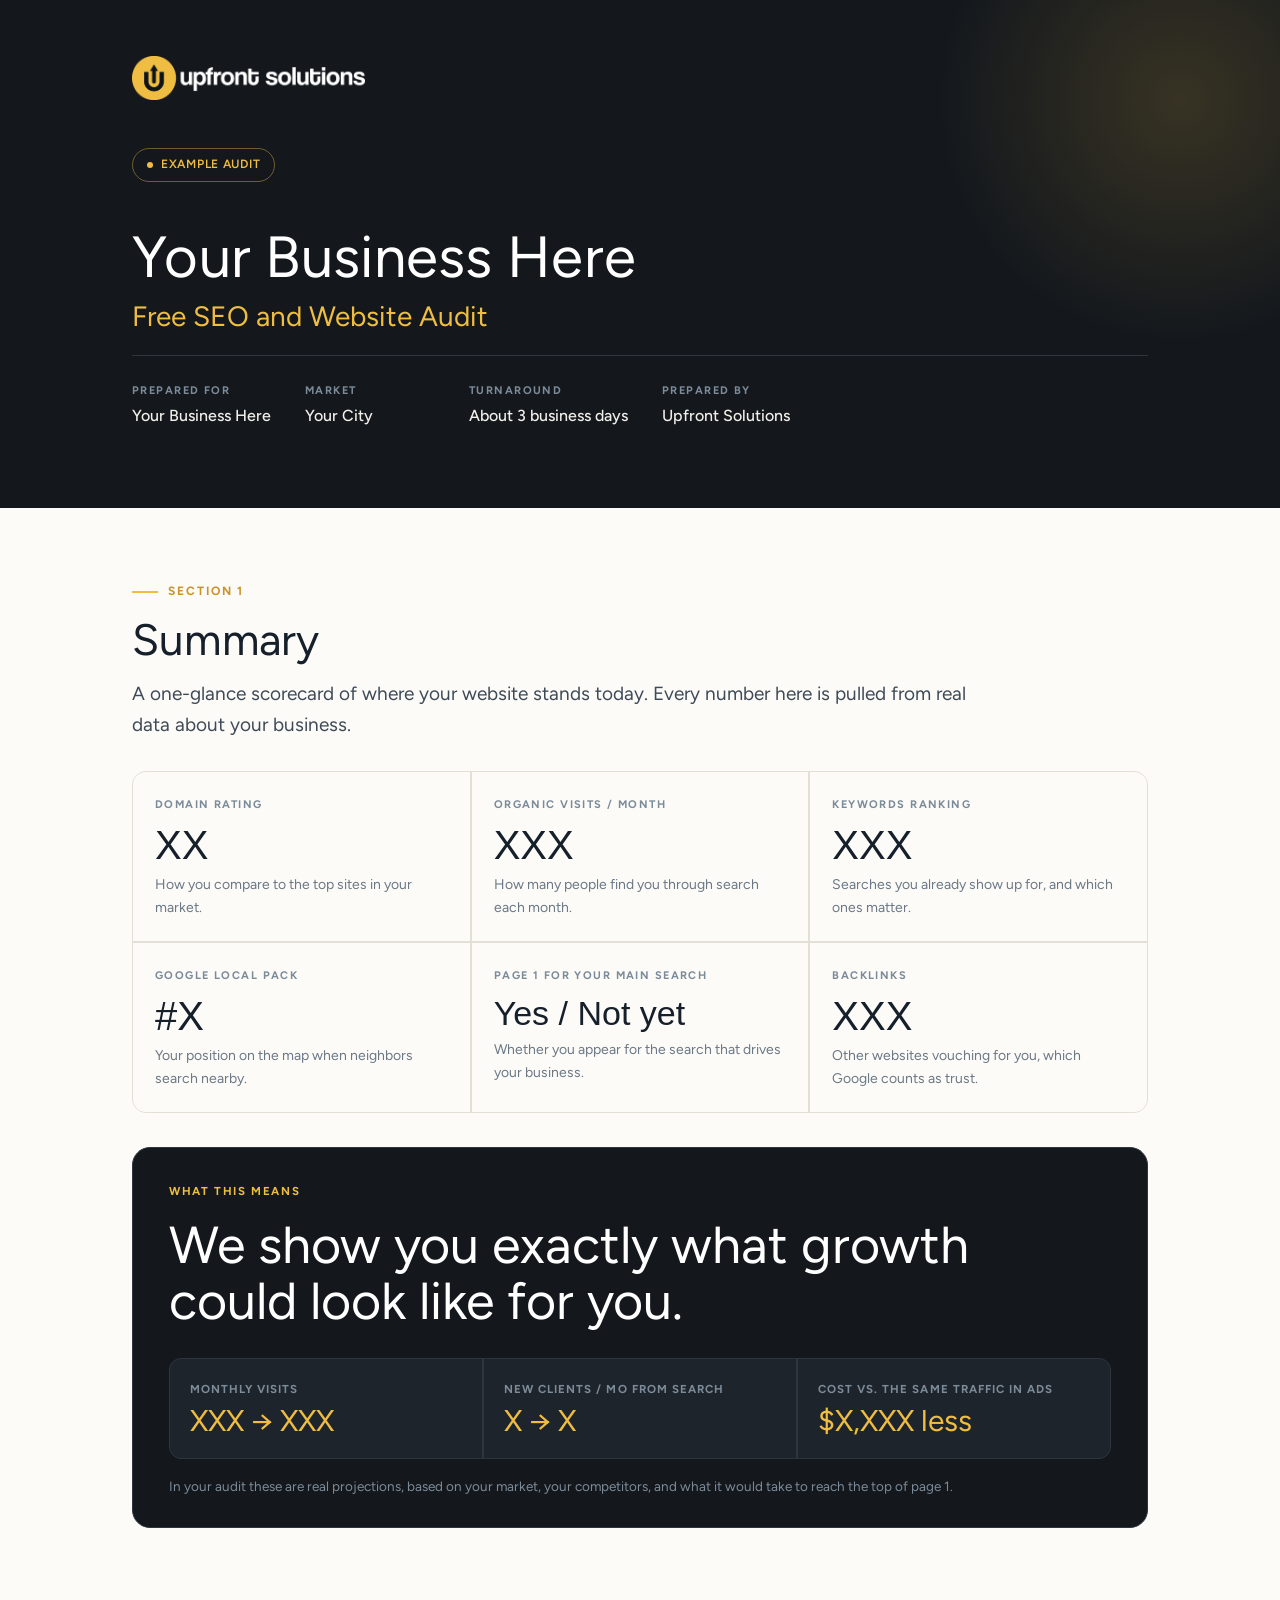
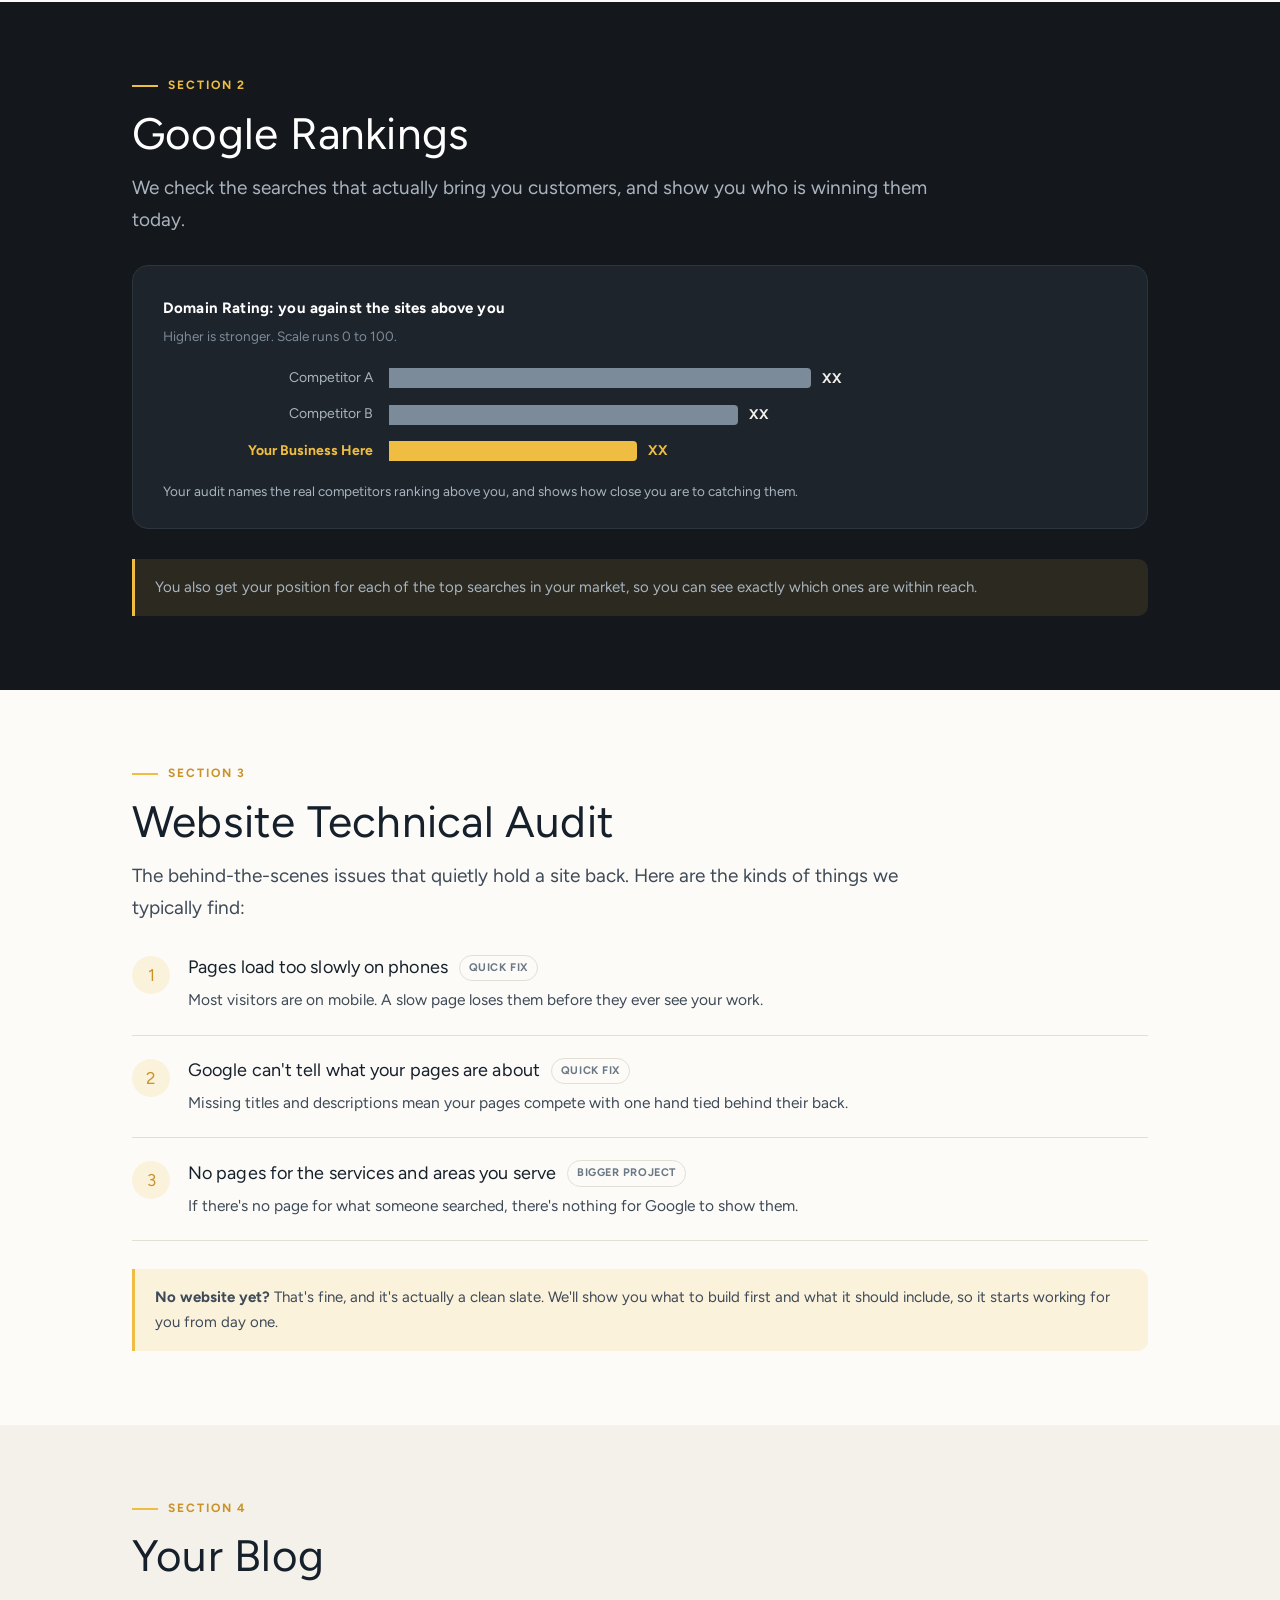
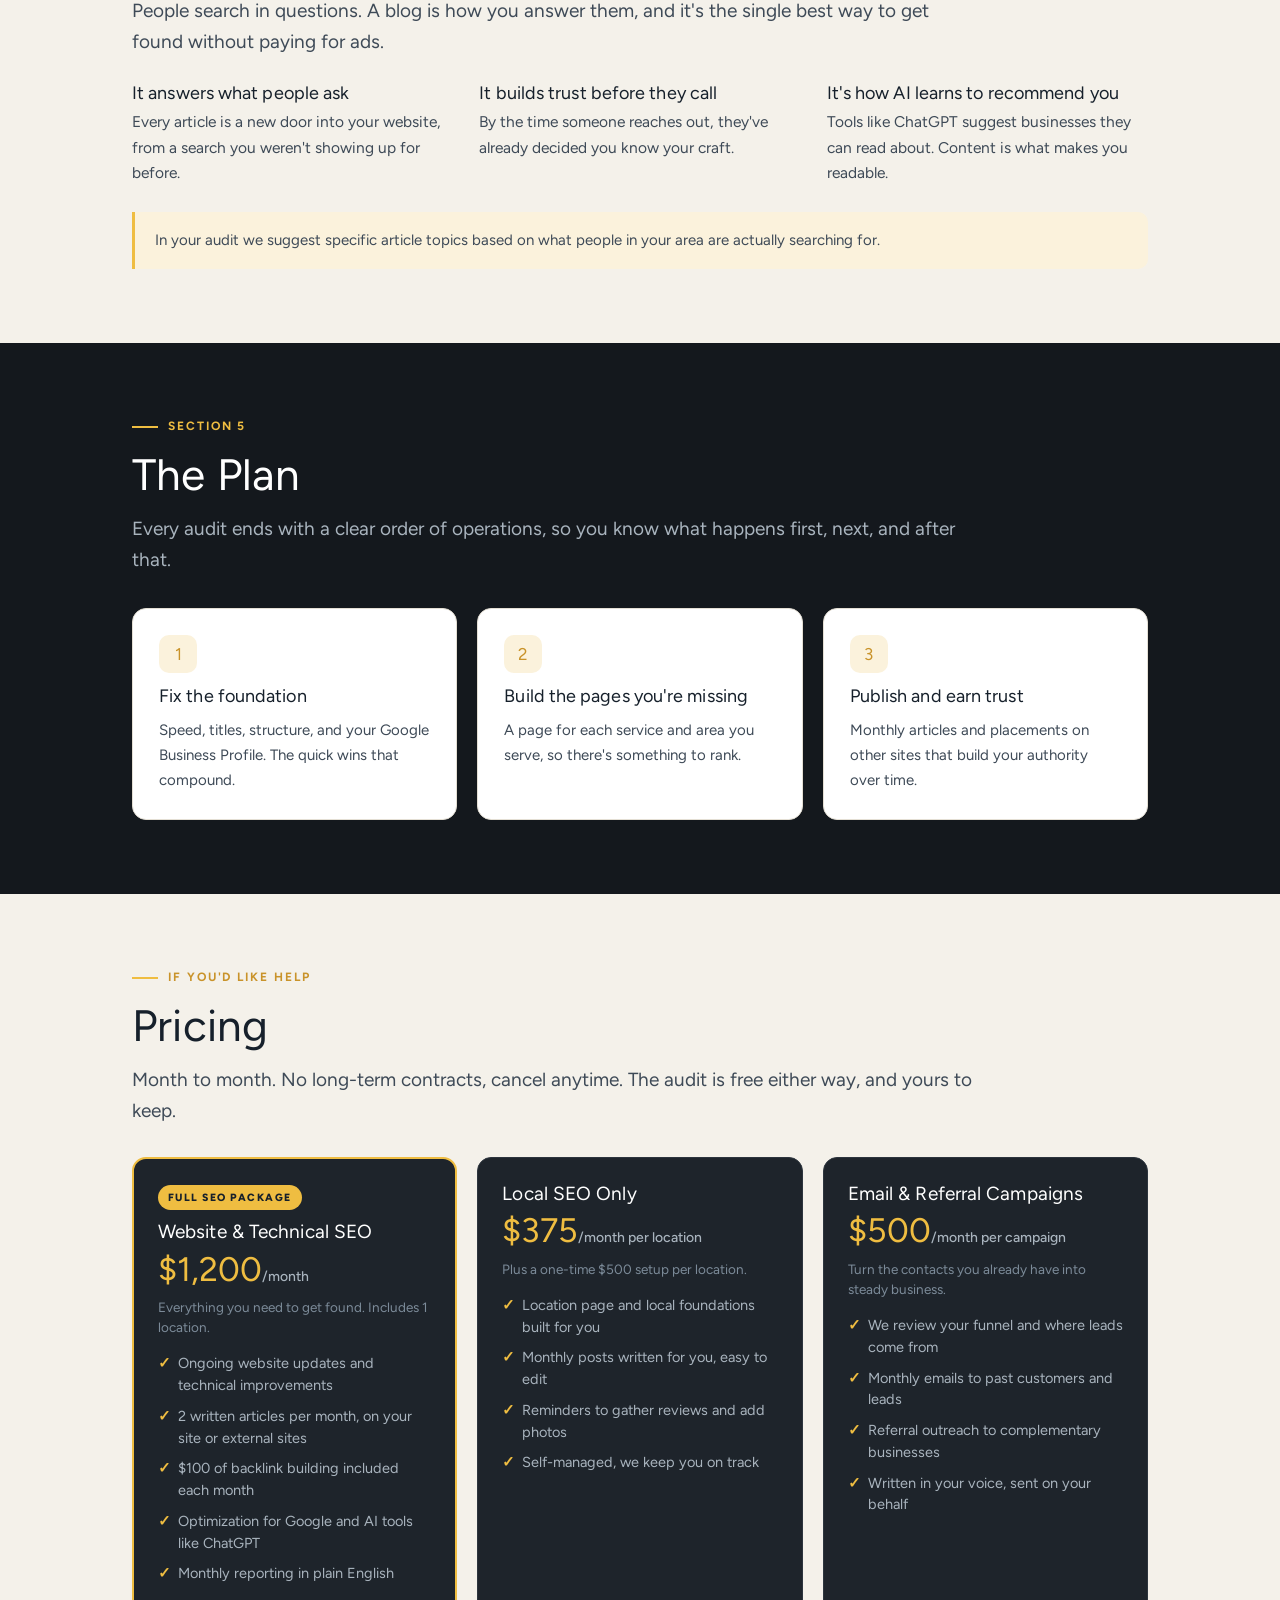
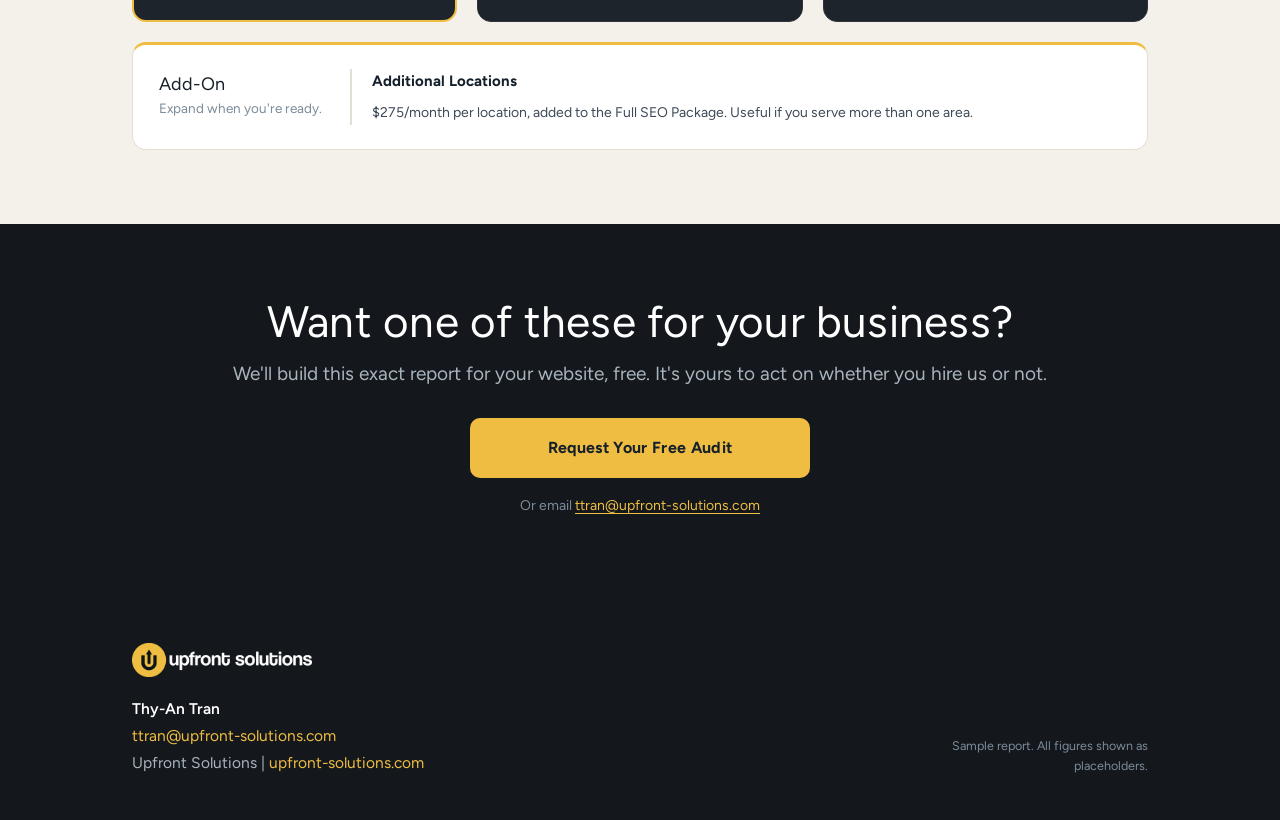
<file: example.html>
<!DOCTYPE html>
<html lang="en">
<head>
<meta charset="utf-8">
<meta name="viewport" content="width=device-width, initial-scale=1">
<title>Example SEO Audit | See What Your Free Audit Looks Like | Upfront Solutions</title>
<meta name="description" content="A sample of the free SEO and website audit Upfront Solutions prepares for your business: rankings, technical findings, growth projections and a clear plan.">
<link rel="canonical" href="https://upfront-solutions.com/free-audit/example">
<link rel="preconnect" href="https://fonts.googleapis.com">
<link rel="preconnect" href="https://fonts.gstatic.com" crossorigin>
<link href="https://fonts.googleapis.com/css2?family=Figtree:wght@300;400;500;600;700;800&display=swap" rel="stylesheet">
<link href="https://fonts.cdnfonts.com/css/coolvetica" rel="stylesheet">
<style>

:root{
  --gold:#EFBD41;
  --gold-deep:#C9932A;
  --gold-soft:#FBF2DC;
  --ink:#16202B;
  --ink-2:#3E4A57;
  --ink-3:#6B7885;
  --surface:#FCFBF8;
  --surface-2:#F4F1EA;
  --line:#E4DFD4;
  --dark:#14181D;
  --dark-2:#1E242B;
  --dark-line:#2D353E;
  --slate:#7C8B99;
  --on-dark:#F2F0EB;
  --on-dark-2:#A9B4BE;
  --good:#2E7D5B;
  --warn:#B8791E;
  --bad:#B4453C;
  --maxw:1080px;
}
*{box-sizing:border-box}
html{scroll-behavior:smooth}
body{
  margin:0;background:var(--surface);color:var(--ink);
  font-family:'Figtree',-apple-system,BlinkMacSystemFont,'Segoe UI',Helvetica,Arial,sans-serif;
  font-size:17px;line-height:1.65;font-weight:400;
  -webkit-font-smoothing:antialiased;
}
h1,h2,h3,h4,.display{
  font-family:'Coolvetica','Figtree',-apple-system,'Helvetica Neue',Arial,sans-serif;
  font-weight:400;letter-spacing:.005em;line-height:1.1;margin:0;
}
p{margin:0 0 1.05em}
a{color:var(--ink);text-decoration-color:var(--gold);text-underline-offset:3px}
.wrap{max-width:var(--maxw);margin:0 auto;padding:0 32px}
section{padding:74px 0}
.dark{background:var(--dark);color:var(--on-dark)}
.dark h1,.dark h2,.dark h3,.dark h4{color:#fff}
.dark p{color:var(--on-dark-2)}
.tint{background:var(--surface-2)}

/* ---------- section headers ---------- */
.eyebrow{
  font-family:'Figtree',sans-serif;font-size:12px;font-weight:700;letter-spacing:.16em;
  text-transform:uppercase;color:var(--gold-deep);margin:0 0 14px;display:flex;align-items:center;gap:10px;
}
.dark .eyebrow{color:var(--gold)}
.eyebrow::before{content:"";width:26px;height:2px;background:var(--gold);display:block;flex:none}
h2{font-size:clamp(30px,4.2vw,44px);margin-bottom:14px}
h3{font-size:clamp(21px,2.6vw,26px);margin-bottom:10px}
h4{font-size:18px;margin-bottom:6px}
.lede{font-size:19px;color:var(--ink-2);max-width:70ch}
.dark .lede{color:var(--on-dark-2)}

/* ---------- hero ---------- */
.hero{padding:56px 0 78px;background:var(--dark);position:relative;overflow:hidden}
.hero::after{
  content:"";position:absolute;right:-160px;top:-160px;width:520px;height:520px;border-radius:50%;
  background:radial-gradient(circle,rgba(239,189,65,.16),rgba(239,189,65,0) 66%);pointer-events:none;
}
.hero-logo{height:44px;width:auto;display:block;margin-bottom:56px}
.hero h1{font-size:clamp(38px,6.2vw,68px);color:#fff;max-width:17ch;margin-bottom:22px}
.hero h1 em{font-style:normal;color:var(--gold)}
.hero .sub{font-size:20px;color:var(--on-dark-2);max-width:60ch;margin-bottom:34px}
.meta-row{display:flex;flex-wrap:wrap;gap:34px;padding-top:26px;border-top:1px solid var(--dark-line);position:relative;z-index:1}
.meta-row div{min-width:130px}
.meta-k{font-size:11px;letter-spacing:.13em;text-transform:uppercase;color:var(--slate);font-weight:700;margin-bottom:3px}
.meta-v{font-size:16px;color:var(--on-dark);font-weight:500}
.private-tag{
  display:inline-flex;align-items:center;gap:8px;font-size:12px;font-weight:600;letter-spacing:.06em;
  text-transform:uppercase;color:var(--gold);border:1px solid rgba(239,189,65,.42);
  border-radius:100px;padding:6px 14px;margin-bottom:26px;
}
.private-tag::before{content:"";width:6px;height:6px;border-radius:50%;background:var(--gold)}

/* ---------- scorecard ---------- */
.kpis{display:grid;grid-template-columns:repeat(3,1fr);gap:2px;background:var(--line);border:1px solid var(--line);border-radius:14px;overflow:hidden}
.kpi{background:var(--surface);padding:24px 22px 22px}
.kpi .k-label{font-size:12.5px;font-weight:600;letter-spacing:.05em;text-transform:uppercase;color:var(--ink-3);margin-bottom:9px}
.kpi .k-val{font-family:'Coolvetica','Figtree',sans-serif;font-size:40px;line-height:1;color:var(--ink);margin-bottom:8px}
.kpi .k-val.sm{font-size:29px}
.kpi .k-note{font-size:14.5px;color:var(--ink-2);line-height:1.45}
.pill{display:inline-block;font-size:11.5px;font-weight:700;letter-spacing:.05em;text-transform:uppercase;padding:3px 9px;border-radius:100px;margin-bottom:9px}
.pill.g{background:#E4F1EA;color:var(--good)}
.pill.y{background:#FBF0DA;color:var(--warn)}
.pill.r{background:#F8E6E4;color:var(--bad)}

/* ---------- charts ---------- */
.panel{background:var(--dark-2);border:1px solid var(--dark-line);border-radius:16px;padding:30px 30px 26px;margin:30px 0}
.light-panel{background:#fff;border:1px solid var(--line);border-radius:16px;padding:30px;margin:30px 0}
.chart-title{font-family:'Figtree',sans-serif;font-size:15px;font-weight:700;color:#fff;margin-bottom:4px;letter-spacing:.01em}
.chart-sub{font-size:13.5px;color:var(--slate);margin-bottom:22px}
.legend{display:flex;gap:20px;margin-bottom:20px;flex-wrap:wrap}
.legend span{display:flex;align-items:center;gap:8px;font-size:13px;color:var(--on-dark-2);font-weight:500}
.swatch{width:11px;height:11px;border-radius:3px;flex:none}
.bar-row{display:grid;grid-template-columns:minmax(120px,210px) 1fr;gap:16px;align-items:center;margin-bottom:13px}
.bar-label{font-size:14px;color:var(--on-dark-2);text-align:right;line-height:1.3}
.bar-label b{color:#fff;font-weight:600}
.bar-track{display:flex;align-items:center;gap:11px}
.bar{height:20px;border-radius:0 4px 4px 0;background:var(--slate);flex:none;min-width:3px}
.bar.me{background:var(--gold)}
.bar-val{font-size:14px;white-space:nowrap;flex:none;font-weight:700;color:var(--on-dark);font-variant-numeric:tabular-nums}
.bar.me + .bar-val{color:var(--gold)}
.axis-note{font-size:12.5px;color:var(--slate);margin-top:16px;padding-top:14px;border-top:1px solid var(--dark-line)}

/* ---------- explainer ---------- */
.explain{
  background:var(--gold-soft);border-left:3px solid var(--gold);border-radius:0 12px 12px 0;
  padding:22px 26px;margin:28px 0;
}
.explain h4{color:var(--ink);margin-bottom:7px}
.explain p{color:var(--ink-2);margin-bottom:0;font-size:16px}
.explain p + p{margin-top:.8em}
.dark .explain{background:rgba(239,189,65,.09);border-left-color:var(--gold)}
.dark .explain h4{color:var(--gold)}
.dark .explain p{color:var(--on-dark-2)}

/* ---------- tables ---------- */
.tbl-wrap{overflow-x:auto;margin:26px 0;border:1px solid var(--line);border-radius:12px;background:#fff}
table{width:100%;border-collapse:collapse;font-size:15.5px}
th{
  text-align:left;font-family:'Figtree',sans-serif;font-size:11.5px;font-weight:700;letter-spacing:.09em;
  text-transform:uppercase;color:var(--ink-3);padding:14px 16px;background:var(--surface-2);
  border-bottom:1px solid var(--line);white-space:nowrap;
}
td{padding:13px 16px;border-bottom:1px solid var(--line);color:var(--ink-2);vertical-align:top}
tr:last-child td{border-bottom:none}
td.num{font-variant-numeric:tabular-nums;white-space:nowrap}
tr.me td{background:var(--gold-soft);color:var(--ink);font-weight:600}
tr.me td:first-child{box-shadow:inset 3px 0 0 var(--gold)}
.tag{display:inline-block;font-size:11px;font-weight:700;letter-spacing:.04em;text-transform:uppercase;padding:2px 8px;border-radius:5px;white-space:nowrap}
.tag.ai{background:#EAE6F7;color:#5B4B9E}
.tag.local{background:#E4F1EA;color:var(--good)}

/* ---------- findings ---------- */
.finding{display:grid;grid-template-columns:auto 1fr;gap:18px;padding:22px 0;border-bottom:1px solid var(--line)}
.finding:last-of-type{border-bottom:none}
.f-num{
  font-family:'Coolvetica','Figtree',sans-serif;font-size:15px;color:var(--gold-deep);
  background:var(--gold-soft);width:34px;height:34px;border-radius:50%;
  display:flex;align-items:center;justify-content:center;flex:none;margin-top:2px;
}
.finding p{margin-bottom:0;color:var(--ink-2);font-size:16px}
.f-head{display:flex;align-items:center;gap:11px;flex-wrap:wrap;margin-bottom:6px}
.f-head h4{margin:0}
.effort{font-size:11px;font-weight:700;letter-spacing:.05em;text-transform:uppercase;padding:3px 9px;border-radius:100px;border:1px solid var(--line);color:var(--ink-3);background:var(--surface)}
.effort.quick{border-color:#B9DDC9;background:#E4F1EA;color:var(--good)}
code{background:var(--surface-2);border:1px solid var(--line);border-radius:5px;padding:1px 6px;font-size:14.5px;font-family:ui-monospace,'SF Mono',Menlo,monospace;color:var(--ink)}

/* ---------- before / after ---------- */
.ba{display:grid;grid-template-columns:1fr 1fr;gap:2px;background:var(--line);border:1px solid var(--line);border-radius:14px;overflow:hidden;margin:28px 0}
.ba > div{background:#fff;padding:26px}
.ba .t{font-size:11.5px;font-weight:700;letter-spacing:.1em;text-transform:uppercase;margin-bottom:12px}
.ba .before .t{color:var(--bad)}
.ba .after{background:var(--gold-soft)}
.ba .after .t{color:var(--gold-deep)}
.ba .q{font-family:'Coolvetica','Figtree',sans-serif;font-size:22px;line-height:1.25;color:var(--ink);margin-bottom:14px}
.ba .r{font-size:15px;color:var(--ink-2);margin:0}
.ba .r b{color:var(--ink)}

/* ---------- math ---------- */
.math{background:#fff;border:1px solid var(--line);border-radius:14px;padding:28px 30px;margin:28px 0}
.math h4{margin-bottom:16px}
.math ol{margin:0;padding-left:20px;color:var(--ink-2)}
.math li{margin-bottom:11px;padding-left:4px}
.math li:last-child{margin-bottom:0}
.math b{color:var(--ink)}
.hero-num{
  font-family:'Coolvetica','Figtree',sans-serif;font-size:clamp(44px,7vw,72px);line-height:1;color:var(--ink);margin:6px 0 8px;
}
.dark .hero-num{color:var(--gold)}

/* ---------- plan ---------- */
.phases{display:grid;grid-template-columns:repeat(3,1fr);gap:20px;margin-top:32px}
.phase{background:#fff;border:1px solid var(--line);border-radius:14px;padding:26px;position:relative}
.phase .pn{font-family:'Coolvetica','Figtree',sans-serif;font-size:13px;letter-spacing:.1em;text-transform:uppercase;color:var(--gold-deep);margin-bottom:10px}
.phase h4{margin-bottom:12px}
.phase ul{margin:0;padding-left:17px;color:var(--ink-2);font-size:15.5px}
.phase li{margin-bottom:7px}

/* ---------- quote ---------- */
.quote-card{
  background:#fff;border:2px solid var(--gold);border-radius:18px;padding:0;overflow:hidden;
  max-width:520px;margin:0 auto;box-shadow:0 18px 44px rgba(22,32,43,.09);
}
.quote-flag{background:var(--gold);color:var(--ink);text-align:center;font-family:'Figtree',sans-serif;font-size:11.5px;font-weight:800;letter-spacing:.16em;text-transform:uppercase;padding:9px}
.quote-body{padding:32px 34px 34px}
.quote-body h3{margin-bottom:14px}
.dark .quote-body h3{color:var(--ink)}
.price{display:flex;align-items:baseline;gap:6px;margin-bottom:6px}
.price .amt{font-family:'Coolvetica','Figtree',sans-serif;font-size:62px;line-height:1;color:var(--ink)}
.price .per{font-size:17px;color:var(--ink-3);font-weight:500}
.quote-body .inc{font-size:15.5px;color:var(--ink-2);margin-bottom:22px}
.checks{list-style:none;margin:0 0 26px;padding:0}
.checks li{display:grid;grid-template-columns:auto 1fr;gap:12px;font-size:15.5px;color:var(--ink-2);margin-bottom:13px;line-height:1.5}
.checks li::before{content:"✓";color:var(--gold-deep);font-weight:800;font-size:16px;line-height:1.5}
.opts{display:grid;grid-template-columns:repeat(2,1fr);gap:20px;margin-top:26px}
.opt{background:var(--dark-2);border:1px solid var(--dark-line);border-radius:12px;padding:22px 24px}
.opt h4{color:#fff;margin-bottom:4px}
.opt .oprice{font-family:'Coolvetica','Figtree',sans-serif;font-size:27px;color:var(--gold);line-height:1.2;margin-bottom:8px}
.opt p{font-size:14.5px;color:var(--on-dark-2);margin:0;line-height:1.55}
.opts-note{font-size:14px;color:var(--slate);text-align:center;margin:20px auto 0;max-width:70ch}
@media(max-width:760px){.opts{grid-template-columns:1fr}}
.btn{
  display:block;text-align:center;background:var(--ink);color:var(--gold);
  font-family:'Figtree',sans-serif;font-weight:700;font-size:16px;letter-spacing:.02em;
  padding:17px;border-radius:10px;text-decoration:none;transition:background .18s;
}
.btn:hover{background:#000}

/* ---------- footer ---------- */
footer{background:var(--dark);color:var(--on-dark-2);padding:52px 0 44px}
.foot-grid{display:flex;justify-content:space-between;align-items:flex-end;gap:34px;flex-wrap:wrap}
.foot-logo{height:34px;width:auto;margin-bottom:18px;display:block}
footer .contact{font-size:15.5px;line-height:1.75;color:var(--on-dark-2)}
footer .contact b{color:#fff;font-weight:600}
footer a{color:var(--gold);text-decoration:none}
footer a:hover{text-decoration:underline}
.foot-note{font-size:12.5px;color:var(--slate);max-width:34ch;text-align:right;line-height:1.6}

@media(max-width:860px){
  .kpis{grid-template-columns:repeat(2,1fr)}
  .phases{grid-template-columns:1fr}
  .ba{grid-template-columns:1fr}
  .foot-grid{flex-direction:column;align-items:flex-start}
  .foot-note{text-align:left}
}
@media(max-width:620px){
  body{font-size:16px}
  .wrap{padding:0 20px}
  section{padding:52px 0}
  .kpis{grid-template-columns:1fr}
  .bar-row{grid-template-columns:1fr;gap:5px}
  .bar-label{text-align:left}
  .meta-row{gap:20px}
}
@media print{
  body{font-size:12px}
  section{padding:26px 0;break-inside:avoid}
  .panel,.light-panel,.math,.phase,.quote-card{break-inside:avoid}
  .hero::after{display:none}
}

.hero h1{font-size:clamp(30px,4.6vw,50px);color:#fff;max-width:none;margin-bottom:10px;word-break:break-word}
.hero-kicker{font-family:'Coolvetica','Figtree',sans-serif;font-size:clamp(20px,2.6vw,28px);color:var(--gold);margin-bottom:22px;line-height:1.2}
.hero-logo{margin-bottom:48px}
.ic{width:1em;height:1em;flex:none;fill:none;stroke:currentColor;stroke-width:1.9;stroke-linecap:round;stroke-linejoin:round;vertical-align:-.12em}
.chart-title,.explain h4,.light-panel h3{display:flex;align-items:center;gap:10px}
.chart-title .ic,.explain h4 .ic,.light-panel h3 .ic{color:var(--gold);font-size:1.15em}
.explain h4 .ic{color:var(--gold-deep)}
.dark .explain h4 .ic{color:var(--gold)}
.k-top{display:flex;align-items:center;justify-content:space-between;gap:10px;margin-bottom:11px}
.k-top .ic{font-size:21px;color:var(--gold-deep)}
.k-top .pill{margin-bottom:0}
.f-ic{width:38px;height:38px;border-radius:50%;background:var(--gold-soft);color:var(--gold-deep);display:flex;align-items:center;justify-content:center;flex:none;margin-top:1px}
.f-ic .ic{font-size:19px}
.ba .t{display:flex;align-items:center;gap:8px}
.ba .t .ic{font-size:15px}
.p-ic{width:38px;height:38px;border-radius:10px;background:var(--gold-soft);color:var(--gold-deep);display:flex;align-items:center;justify-content:center;margin-bottom:14px}
.p-ic .ic{font-size:20px}
.headline-box{background:var(--dark);border-radius:18px;padding:34px 36px 30px;margin-top:34px;border:1px solid var(--dark-line)}
.hb-eye{display:flex;align-items:center;gap:9px;font-size:11.5px;font-weight:700;letter-spacing:.14em;text-transform:uppercase;color:var(--gold);margin-bottom:16px}
.hb-eye .ic{font-size:16px}
.hb-big{font-family:'Coolvetica','Figtree',sans-serif;font-size:clamp(32px,5vw,52px);line-height:1.08;color:#fff;margin-bottom:28px}
.hb-grid{display:grid;grid-template-columns:repeat(3,1fr);gap:2px;background:var(--dark-line);border:1px solid var(--dark-line);border-radius:12px;overflow:hidden}
.hb-grid > div{background:var(--dark-2);padding:20px 22px}
.hb-k{font-size:11.5px;font-weight:700;letter-spacing:.09em;text-transform:uppercase;color:var(--slate);margin-bottom:9px;line-height:1.4}
.hb-v{font-family:'Coolvetica','Figtree',sans-serif;font-size:30px;line-height:1;color:var(--gold)}
.hb-v span{color:var(--slate);margin:0 4px}
.hb-note{font-size:13.5px;color:var(--slate);margin:16px 0 0}
.tri{display:grid;grid-template-columns:repeat(3,1fr);gap:26px;margin-top:8px}
.tri .hero-num{font-size:42px;margin:4px 0 0}
h2{margin-top:0}
@media(max-width:720px){.hb-grid{grid-template-columns:1fr}.tri{grid-template-columns:1fr;gap:16px}}

/* ---------- example-page additions ---------- */
.pgrid{display:grid;grid-template-columns:repeat(3,1fr);gap:20px;margin-top:30px;align-items:stretch}
.pcard{background:var(--dark-2);border:1px solid var(--dark-line);border-radius:14px;padding:26px 24px;display:flex;flex-direction:column}
.pcard.feat{border:2px solid var(--gold)}
.pcard h4{color:#fff;font-size:19px;margin-bottom:8px}
.pcard .amt2{font-family:'Coolvetica','Figtree',sans-serif;font-size:34px;line-height:1.1;color:var(--gold)}
.pcard .per2{font-size:14px;color:var(--on-dark-2);font-weight:500}
.pcard .note2{font-size:13.5px;color:var(--slate);margin:8px 0 16px;line-height:1.5}
.pcard ul{list-style:none;margin:0;padding:0}
.pcard li{position:relative;padding-left:20px;font-size:14.5px;color:var(--on-dark-2);margin-bottom:9px;line-height:1.5}
.pcard li::before{content:"\2713";position:absolute;left:0;color:var(--gold);font-weight:800}
.pflag{display:inline-block;background:var(--gold);color:var(--ink);font-family:'Figtree',sans-serif;font-size:10.5px;font-weight:800;letter-spacing:.14em;text-transform:uppercase;padding:4px 10px;border-radius:100px;margin-bottom:12px;align-self:flex-start}
.addbar{display:grid;grid-template-columns:auto 1fr 1fr;gap:28px;align-items:center;background:#fff;border:1px solid var(--line);border-top:3px solid var(--gold);border-radius:14px;padding:24px 26px;margin-top:20px}
.addbar h4{color:var(--ink);margin-bottom:2px}
.addbar .ai{border-left:2px solid var(--line);padding-left:20px}
.dark .phase h4,.dark .light-panel h4{color:var(--ink)}
.addbar .sub{font-size:13.5px;color:var(--slate)}
.addbar .ai strong{display:block;color:#fff;font-size:15px;margin-bottom:3px}
.addbar .ai span{font-size:14px;color:var(--on-dark-2);line-height:1.5}
@media(max-width:860px){.pgrid{grid-template-columns:1fr}.addbar{grid-template-columns:1fr;gap:16px}}
.blank{color:var(--slate);letter-spacing:.06em}
.ex-note{background:var(--gold-soft);border-left:3px solid var(--gold);border-radius:0 10px 10px 0;padding:16px 20px;font-size:15px;color:var(--ink-2);margin:26px 0 0}
.dark .ex-note{background:rgba(239,189,65,.10);border-left-color:var(--gold);color:var(--on-dark-2)}
.dark .quote-body h3{color:var(--ink)}

</style>
</head>
<body>

<!-- ============ HERO ============ -->
<div class="hero">
  <div class="wrap">
    <img class="hero-logo" src="[data-uri]" alt="upfront solutions">
    <div class="private-tag">Example Audit</div>
    <h1 style="font-size:clamp(34px,5.4vw,58px);color:#fff;margin:18px 0 10px">Your Business Here</h1>
    <div class="hero-kicker">Free SEO and Website Audit</div>
    <div class="meta-row">
      <div><div class="meta-k">Prepared for</div><div class="meta-v">Your Business Here</div></div>
      <div><div class="meta-k">Market</div><div class="meta-v">Your City</div></div>
      <div><div class="meta-k">Turnaround</div><div class="meta-v">About 3 business days</div></div>
      <div><div class="meta-k">Prepared by</div><div class="meta-v">Upfront Solutions</div></div>
    </div>
  </div>
</div>

<!-- ============ SUMMARY ============ -->
<section>
  <div class="wrap">
    <div class="eyebrow">Section 1</div>
    <h2>Summary</h2>
    <p class="lede" style="margin-bottom:30px">A one-glance scorecard of where your website stands today. Every number here is pulled from real data about your business.</p>

    <div class="kpis">
      <div class="kpi">
        <div class="k-top"><span class="meta-k" style="margin:0">Domain Rating</span></div>
        <div class="hero-num" style="font-family:'Coolvetica',sans-serif;font-size:40px;line-height:1;margin-bottom:8px">XX</div>
        <p style="font-size:14px;color:var(--ink-3);margin:0">How you compare to the top sites in your market.</p>
      </div>
      <div class="kpi">
        <div class="k-top"><span class="meta-k" style="margin:0">Organic visits / month</span></div>
        <div style="font-family:'Coolvetica',sans-serif;font-size:40px;line-height:1;margin-bottom:8px">XXX</div>
        <p style="font-size:14px;color:var(--ink-3);margin:0">How many people find you through search each month.</p>
      </div>
      <div class="kpi">
        <div class="k-top"><span class="meta-k" style="margin:0">Keywords ranking</span></div>
        <div style="font-family:'Coolvetica',sans-serif;font-size:40px;line-height:1;margin-bottom:8px">XXX</div>
        <p style="font-size:14px;color:var(--ink-3);margin:0">Searches you already show up for, and which ones matter.</p>
      </div>
      <div class="kpi">
        <div class="k-top"><span class="meta-k" style="margin:0">Google local pack</span></div>
        <div style="font-family:'Coolvetica',sans-serif;font-size:40px;line-height:1;margin-bottom:8px">#X</div>
        <p style="font-size:14px;color:var(--ink-3);margin:0">Your position on the map when neighbors search nearby.</p>
      </div>
      <div class="kpi">
        <div class="k-top"><span class="meta-k" style="margin:0">Page 1 for your main search</span></div>
        <div style="font-family:'Coolvetica',sans-serif;font-size:34px;line-height:1;margin-bottom:8px">Yes / Not yet</div>
        <p style="font-size:14px;color:var(--ink-3);margin:0">Whether you appear for the search that drives your business.</p>
      </div>
      <div class="kpi">
        <div class="k-top"><span class="meta-k" style="margin:0">Backlinks</span></div>
        <div style="font-family:'Coolvetica',sans-serif;font-size:40px;line-height:1;margin-bottom:8px">XXX</div>
        <p style="font-size:14px;color:var(--ink-3);margin:0">Other websites vouching for you, which Google counts as trust.</p>
      </div>
    </div>

    <div class="headline-box">
      <div class="hb-eye">What this means</div>
      <div class="hb-big">We show you exactly what growth<br>could look like for you.</div>
      <div class="hb-grid">
        <div style="background:var(--dark-2);padding:22px 20px">
          <div class="hb-k">Monthly visits</div>
          <div class="hb-v">XXX &rarr; XXX</div>
        </div>
        <div style="background:var(--dark-2);padding:22px 20px">
          <div class="hb-k">New clients / mo from search</div>
          <div class="hb-v">X &rarr; X</div>
        </div>
        <div style="background:var(--dark-2);padding:22px 20px">
          <div class="hb-k">Cost vs. the same traffic in ads</div>
          <div class="hb-v">$X,XXX less</div>
        </div>
      </div>
      <p class="hb-note">In your audit these are real projections, based on your market, your competitors, and what it would take to reach the top of page 1.</p>
    </div>
  </div>
</section>

<!-- ============ RANKINGS ============ -->
<section class="dark">
  <div class="wrap">
    <div class="eyebrow">Section 2</div>
    <h2>Google Rankings</h2>
    <p class="lede">We check the searches that actually bring you customers, and show you who is winning them today.</p>

    <div class="panel">
      <div class="chart-title" style="color:#fff;font-weight:700;margin-bottom:4px">Domain Rating: you against the sites above you</div>
      <div class="chart-sub" style="font-size:13.5px;color:var(--slate);margin-bottom:20px">Higher is stronger. Scale runs 0 to 100.</div>
      <div class="bar-row">
        <div class="bar-label">Competitor A</div>
        <div class="bar-track"><div class="bar" style="width:58%;background:var(--slate)"></div><div class="bar-val">XX</div></div>
      </div>
      <div class="bar-row">
        <div class="bar-label">Competitor B</div>
        <div class="bar-track"><div class="bar" style="width:48%;background:var(--slate)"></div><div class="bar-val">XX</div></div>
      </div>
      <div class="bar-row">
        <div class="bar-label" style="color:var(--gold);font-weight:700">Your Business Here</div>
        <div class="bar-track"><div class="bar" style="width:34%;background:var(--gold)"></div><div class="bar-val" style="color:var(--gold)">XX</div></div>
      </div>
      <p class="hb-note" style="margin-top:18px">Your audit names the real competitors ranking above you, and shows how close you are to catching them.</p>
    </div>

    <div class="ex-note">You also get your position for each of the top searches in your market, so you can see exactly which ones are within reach.</div>
  </div>
</section>

<!-- ============ TECHNICAL ============ -->
<section>
  <div class="wrap">
    <div class="eyebrow">Section 3</div>
    <h2>Website Technical Audit</h2>
    <p class="lede" style="margin-bottom:10px">The behind-the-scenes issues that quietly hold a site back. Here are the kinds of things we typically find:</p>

    <div class="finding">
      <div class="f-ic">1</div>
      <div>
        <div class="f-head"><h4 style="margin:0">Pages load too slowly on phones</h4><span class="effort">Quick fix</span></div>
        <p style="margin:0;color:var(--ink-2);font-size:15.5px">Most visitors are on mobile. A slow page loses them before they ever see your work.</p>
      </div>
    </div>
    <div class="finding">
      <div class="f-ic">2</div>
      <div>
        <div class="f-head"><h4 style="margin:0">Google can't tell what your pages are about</h4><span class="effort">Quick fix</span></div>
        <p style="margin:0;color:var(--ink-2);font-size:15.5px">Missing titles and descriptions mean your pages compete with one hand tied behind their back.</p>
      </div>
    </div>
    <div class="finding">
      <div class="f-ic">3</div>
      <div>
        <div class="f-head"><h4 style="margin:0">No pages for the services and areas you serve</h4><span class="effort">Bigger project</span></div>
        <p style="margin:0;color:var(--ink-2);font-size:15.5px">If there's no page for what someone searched, there's nothing for Google to show them.</p>
      </div>
    </div>

    <div class="ex-note" style="margin-top:28px"><strong>No website yet?</strong> That's fine, and it's actually a clean slate. We'll show you what to build first and what it should include, so it starts working for you from day one.</div>
  </div>
</section>

<!-- ============ BLOG ============ -->
<section class="tint">
  <div class="wrap">
    <div class="eyebrow">Section 4</div>
    <h2>Your Blog</h2>
    <p class="lede" style="margin-bottom:26px">People search in questions. A blog is how you answer them, and it's the single best way to get found without paying for ads.</p>

    <div class="tri">
      <div>
        <h4>It answers what people ask</h4>
        <p style="font-size:15.5px;color:var(--ink-2);margin:0">Every article is a new door into your website, from a search you weren't showing up for before.</p>
      </div>
      <div>
        <h4>It builds trust before they call</h4>
        <p style="font-size:15.5px;color:var(--ink-2);margin:0">By the time someone reaches out, they've already decided you know your craft.</p>
      </div>
      <div>
        <h4>It's how AI learns to recommend you</h4>
        <p style="font-size:15.5px;color:var(--ink-2);margin:0">Tools like ChatGPT suggest businesses they can read about. Content is what makes you readable.</p>
      </div>
    </div>

    <div class="ex-note">In your audit we suggest specific article topics based on what people in your area are actually searching for.</div>
  </div>
</section>

<!-- ============ PLAN ============ -->
<section class="dark">
  <div class="wrap">
    <div class="eyebrow">Section 5</div>
    <h2>The Plan</h2>
    <p class="lede">Every audit ends with a clear order of operations, so you know what happens first, next, and after that.</p>
    <div class="phases">
      <div class="phase">
        <div class="p-ic">1</div>
        <h4>Fix the foundation</h4>
        <p style="font-size:15px;color:var(--ink-2);margin:0">Speed, titles, structure, and your Google Business Profile. The quick wins that compound.</p>
      </div>
      <div class="phase">
        <div class="p-ic">2</div>
        <h4>Build the pages you're missing</h4>
        <p style="font-size:15px;color:var(--ink-2);margin:0">A page for each service and area you serve, so there's something to rank.</p>
      </div>
      <div class="phase">
        <div class="p-ic">3</div>
        <h4>Publish and earn trust</h4>
        <p style="font-size:15px;color:var(--ink-2);margin:0">Monthly articles and placements on other sites that build your authority over time.</p>
      </div>
    </div>
  </div>
</section>

<!-- ============ PRICING ============ -->
<section class="tint">
  <div class="wrap">
    <div class="eyebrow">If you'd like help</div>
    <h2>Pricing</h2>
    <p class="lede">Month to month. No long-term contracts, cancel anytime. The audit is free either way, and yours to keep.</p>

    <div class="pgrid">
      <div class="pcard feat">
        <span class="pflag">Full SEO Package</span>
        <h4>Website &amp; Technical SEO</h4>
        <div><span class="amt2">$1,200</span><span class="per2">/month</span></div>
        <p class="note2">Everything you need to get found. Includes 1 location.</p>
        <ul>
          <li>Ongoing website updates and technical improvements</li>
          <li>2 written articles per month, on your site or external sites</li>
          <li>$100 of backlink building included each month</li>
          <li>Optimization for Google and AI tools like ChatGPT</li>
          <li>Monthly reporting in plain English</li>
        </ul>
      </div>
      <div class="pcard">
        <h4>Local SEO Only</h4>
        <div><span class="amt2">$375</span><span class="per2">/month per location</span></div>
        <p class="note2">Plus a one-time $500 setup per location.</p>
        <ul>
          <li>Location page and local foundations built for you</li>
          <li>Monthly posts written for you, easy to edit</li>
          <li>Reminders to gather reviews and add photos</li>
          <li>Self-managed, we keep you on track</li>
        </ul>
      </div>
      <div class="pcard">
        <h4>Email &amp; Referral Campaigns</h4>
        <div><span class="amt2">$500</span><span class="per2">/month per campaign</span></div>
        <p class="note2">Turn the contacts you already have into steady business.</p>
        <ul>
          <li>We review your funnel and where leads come from</li>
          <li>Monthly emails to past customers and leads</li>
          <li>Referral outreach to complementary businesses</li>
          <li>Written in your voice, sent on your behalf</li>
        </ul>
      </div>
    </div>

    <div class="addbar" style="grid-template-columns:auto 1fr">
      <div>
        <h4 style="color:var(--ink)">Add-On</h4>
        <div class="sub">Expand when you're ready.</div>
      </div>
      <div class="ai"><strong style="color:var(--ink)">Additional Locations</strong><span style="color:var(--ink-2)">$275/month per location, added to the Full SEO Package. Useful if you serve more than one area.</span></div>
    </div>
  </div>
</section>

<!-- ============ CTA ============ -->
<section class="dark">
  <div class="wrap" style="text-align:center">
    <h2 style="margin-bottom:12px">Want one of these for your business?</h2>
    <p class="lede" style="margin:0 auto 28px;text-align:center">We'll build this exact report for your website, free. It's yours to act on whether you hire us or not.</p>
    <a class="btn" style="max-width:340px;margin:0 auto;background:var(--gold);color:var(--ink)" href="https://upfront-solutions.com/free-audit">Request Your Free Audit</a>
    <p style="font-size:14px;color:var(--slate);margin:16px 0 0">Or email <a href="mailto:ttran@upfront-solutions.com" style="color:var(--gold)">ttran@upfront-solutions.com</a></p>
  </div>
</section>

<!-- ============ FOOTER ============ -->
<footer>
  <div class="wrap">
    <div class="foot-grid">
      <div>
        <img class="foot-logo" src="[data-uri]" alt="upfront solutions">
        <div class="contact">
          <b>Thy-An Tran</b><br>
          <a href="mailto:ttran@upfront-solutions.com">ttran@upfront-solutions.com</a><br>
          Upfront Solutions | <a href="https://upfront-solutions.com">upfront-solutions.com</a>
        </div>
      </div>
      <div class="foot-note">
        Sample report. All figures shown as placeholders.
      </div>
    </div>
  </div>
</footer>

</body>
</html>
</file>
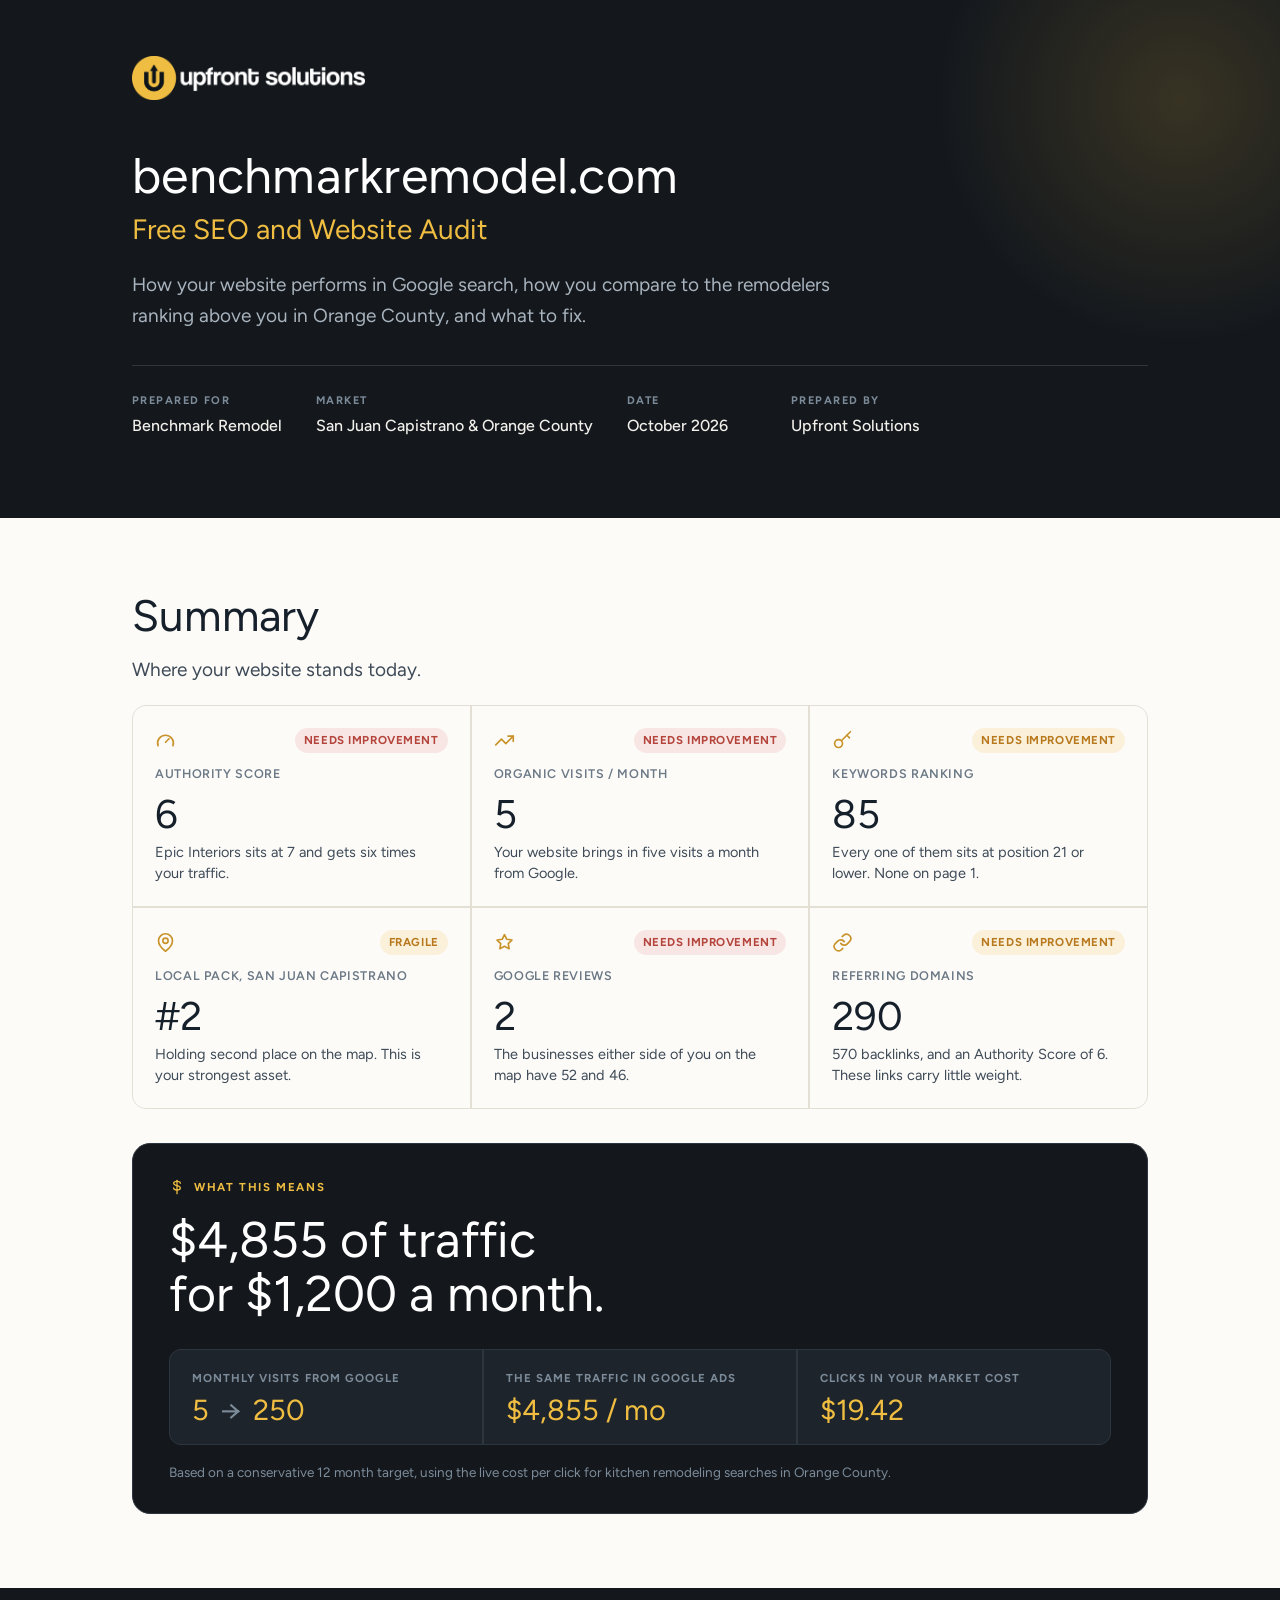
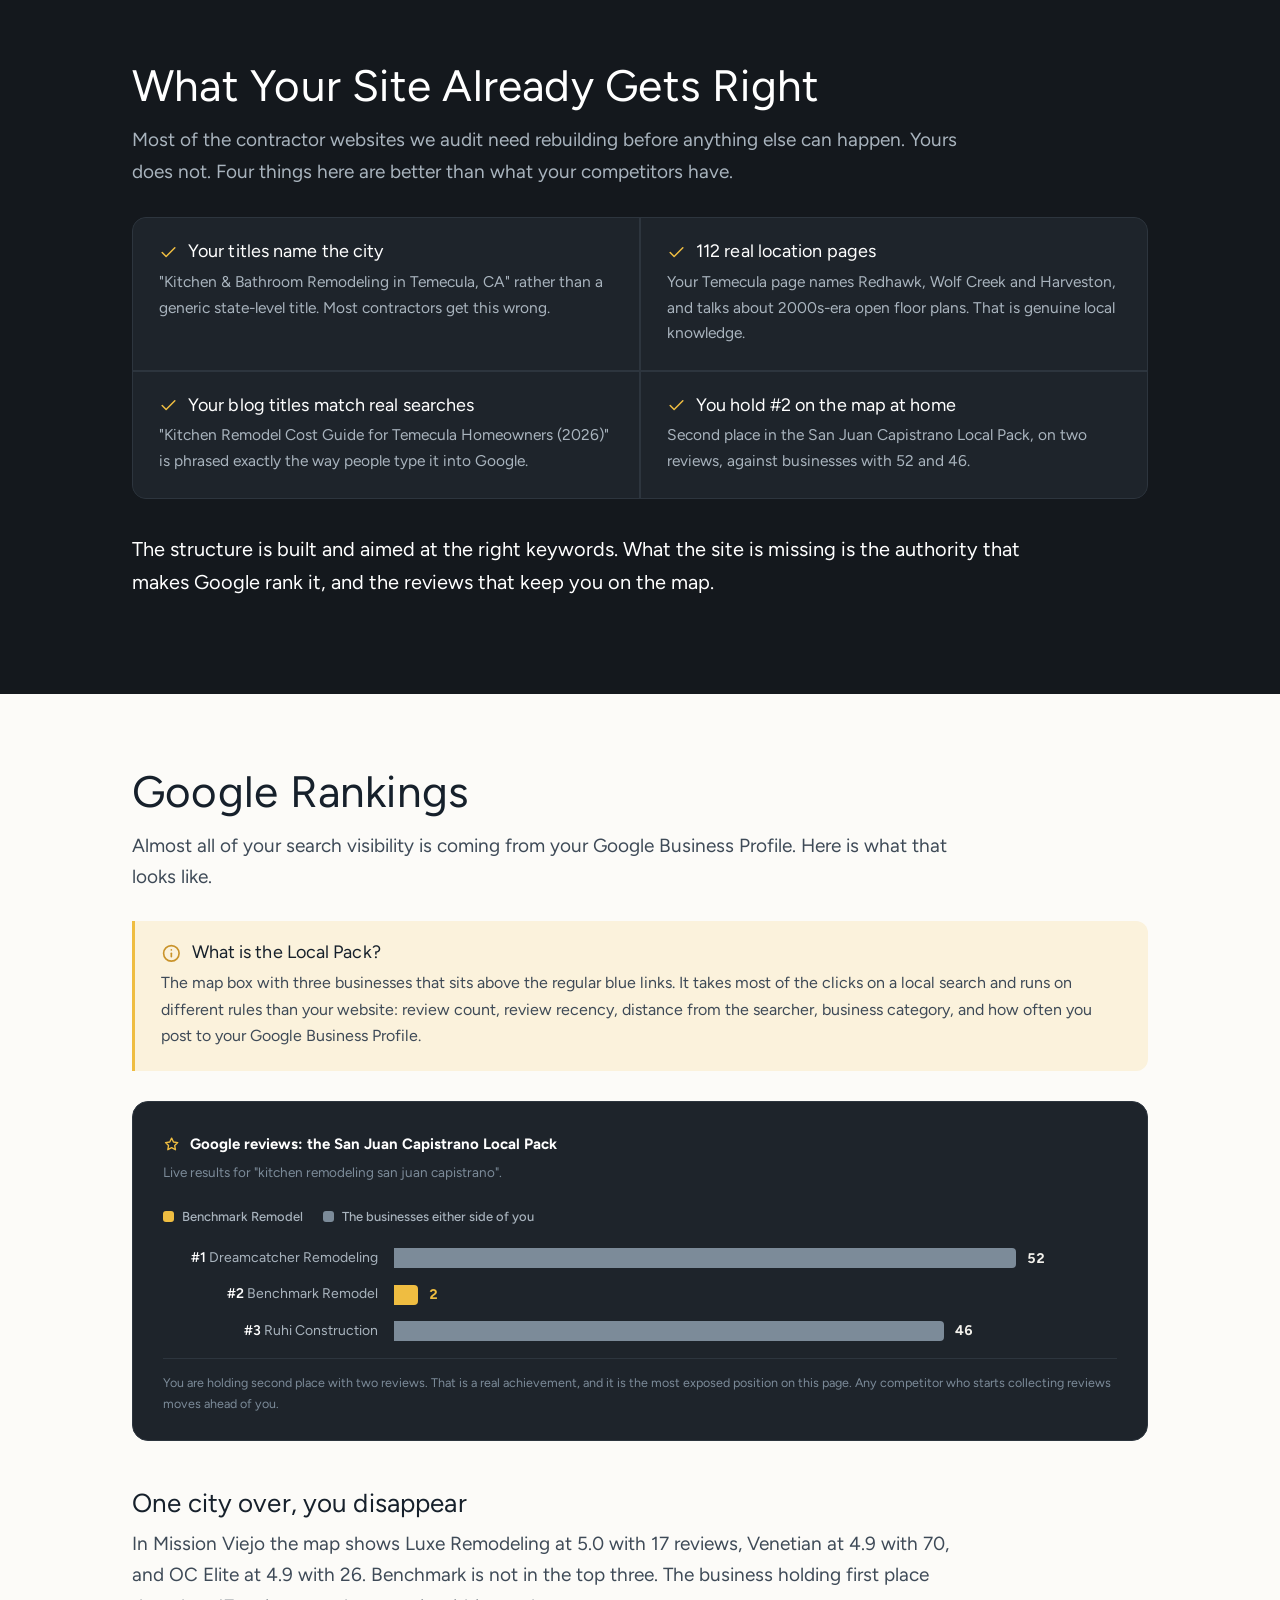
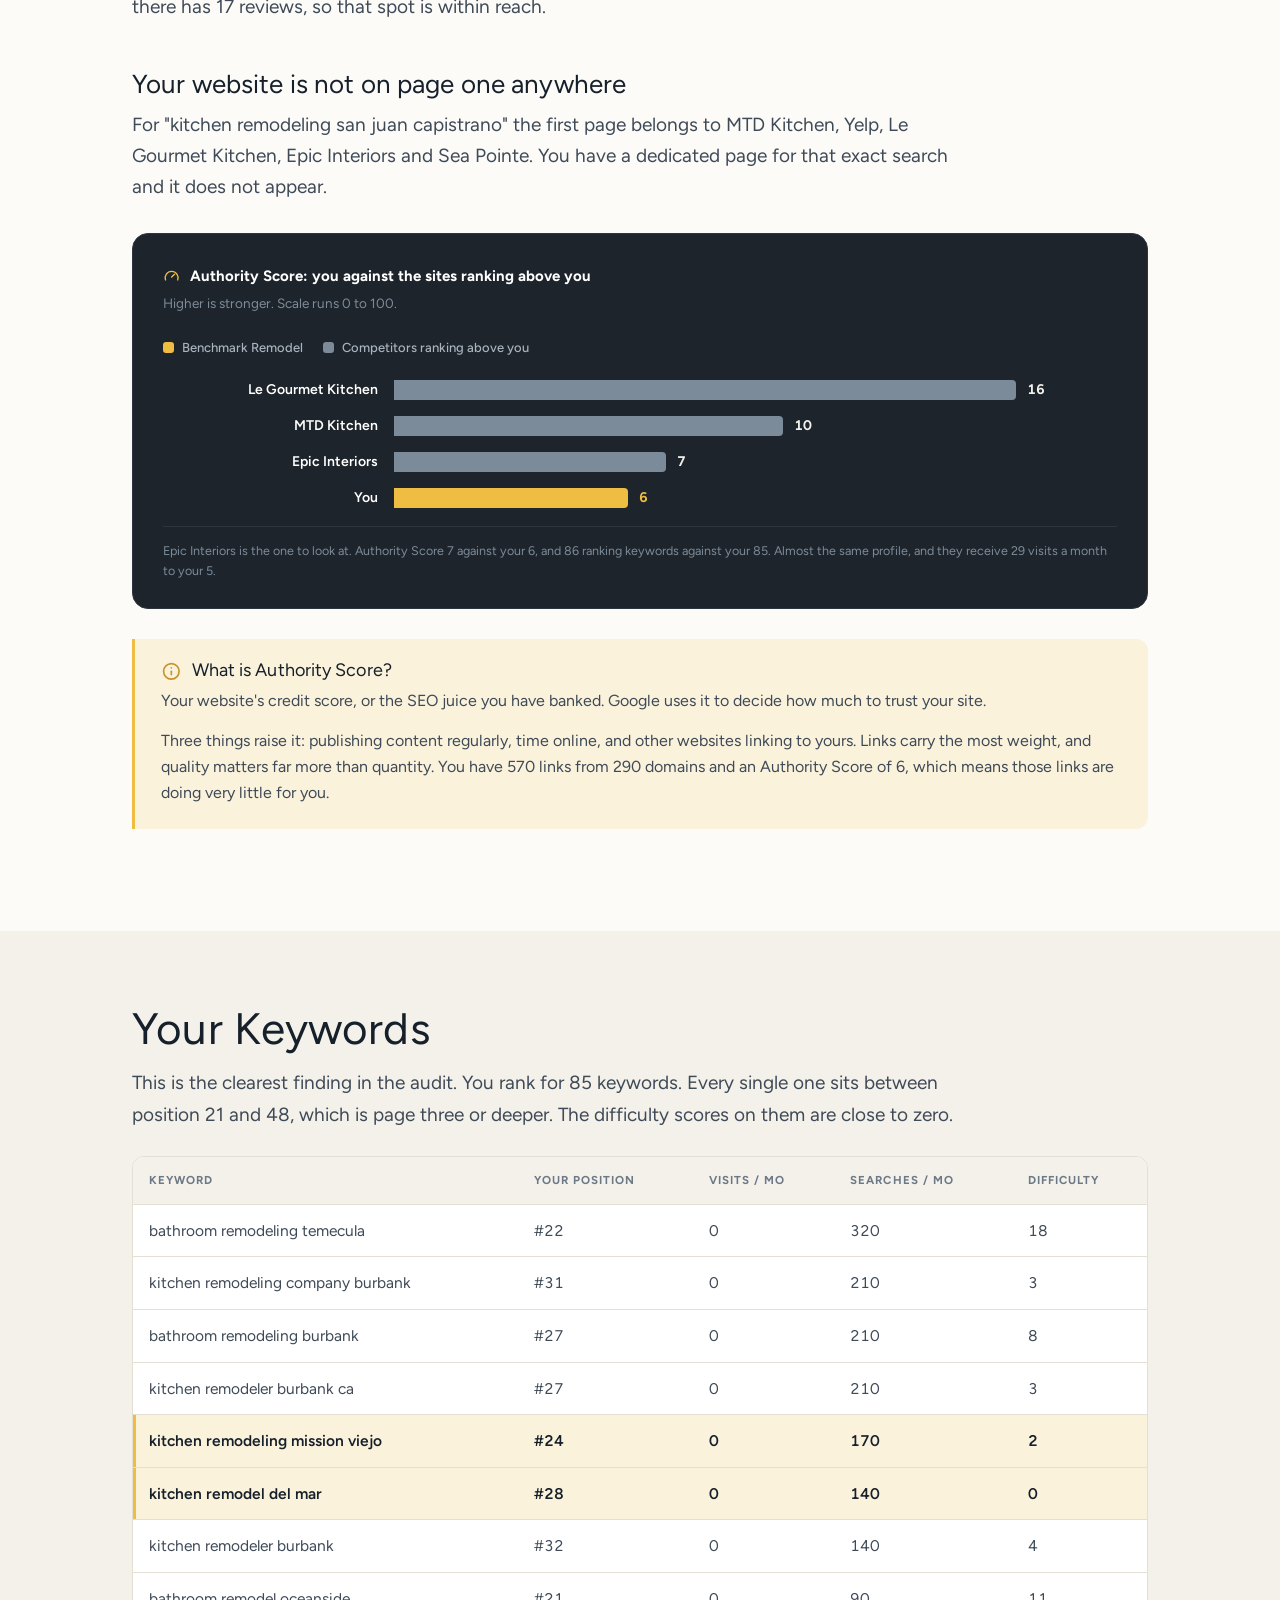
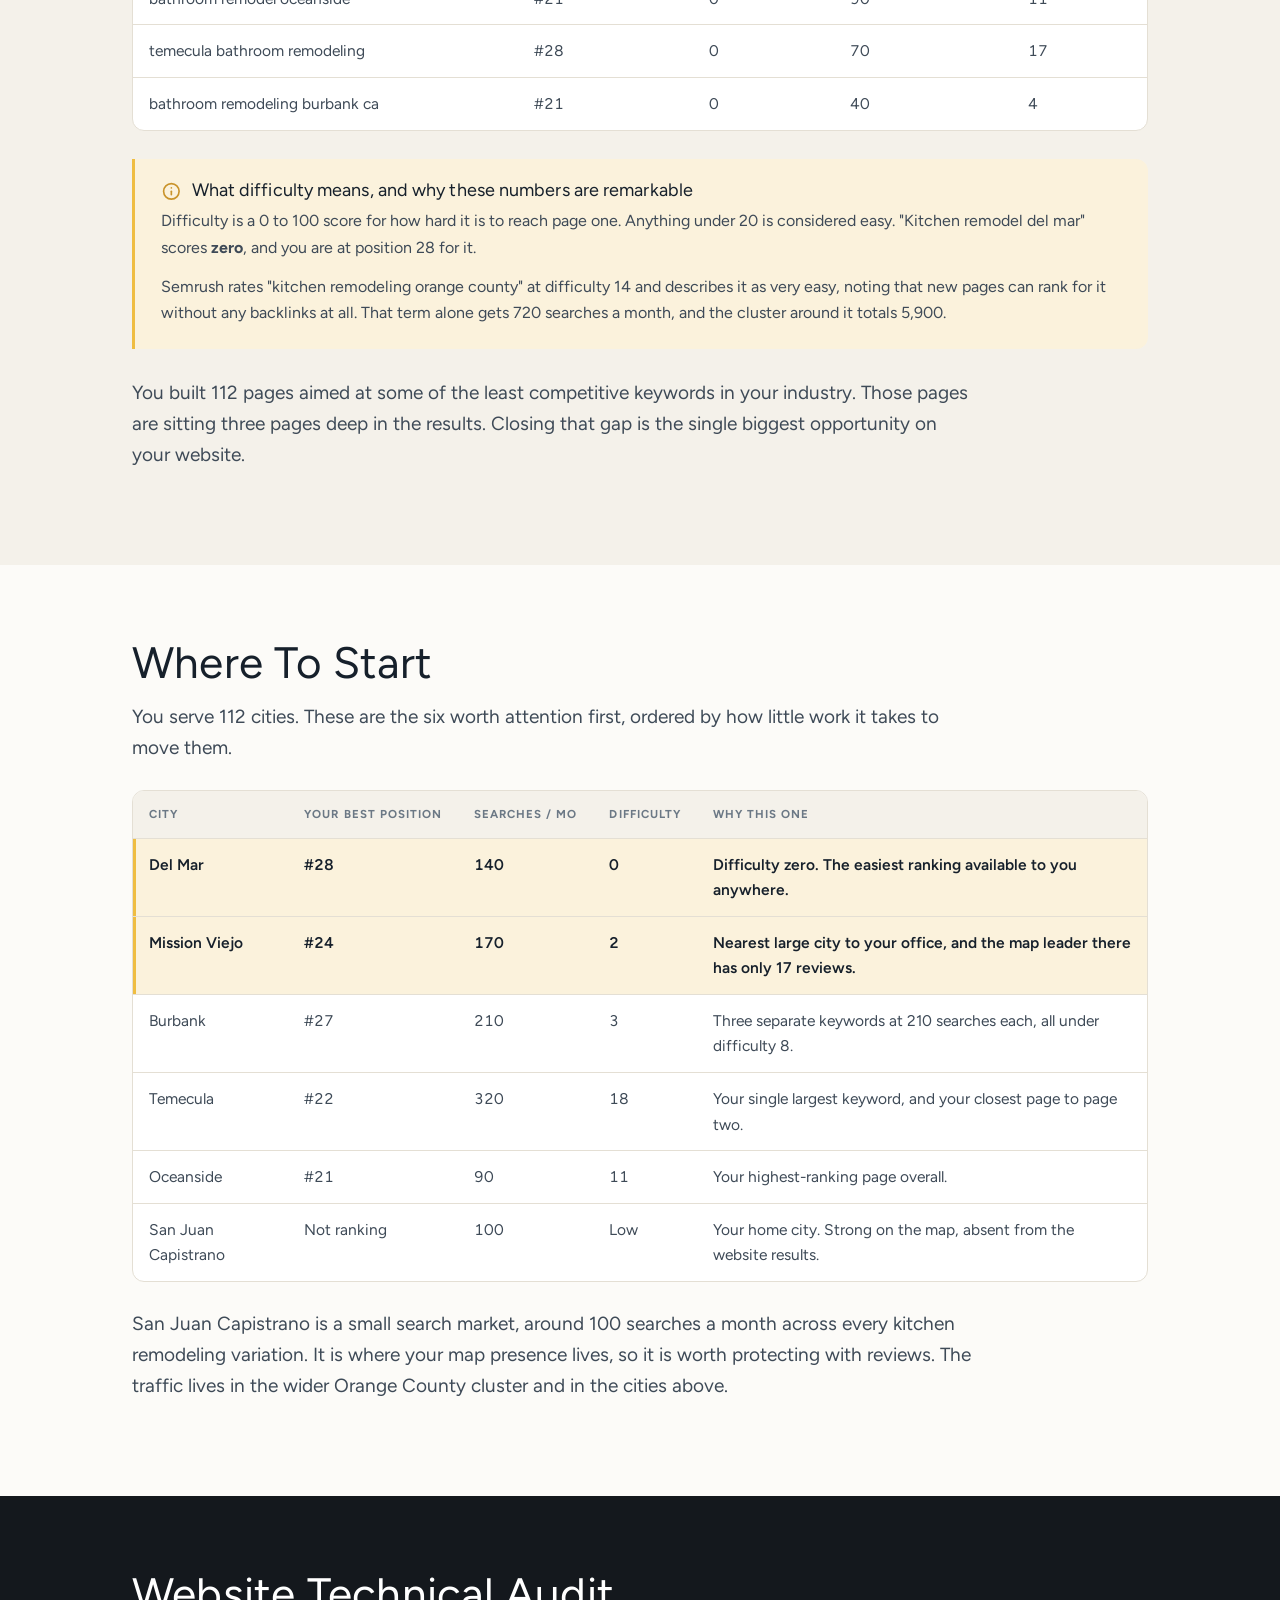
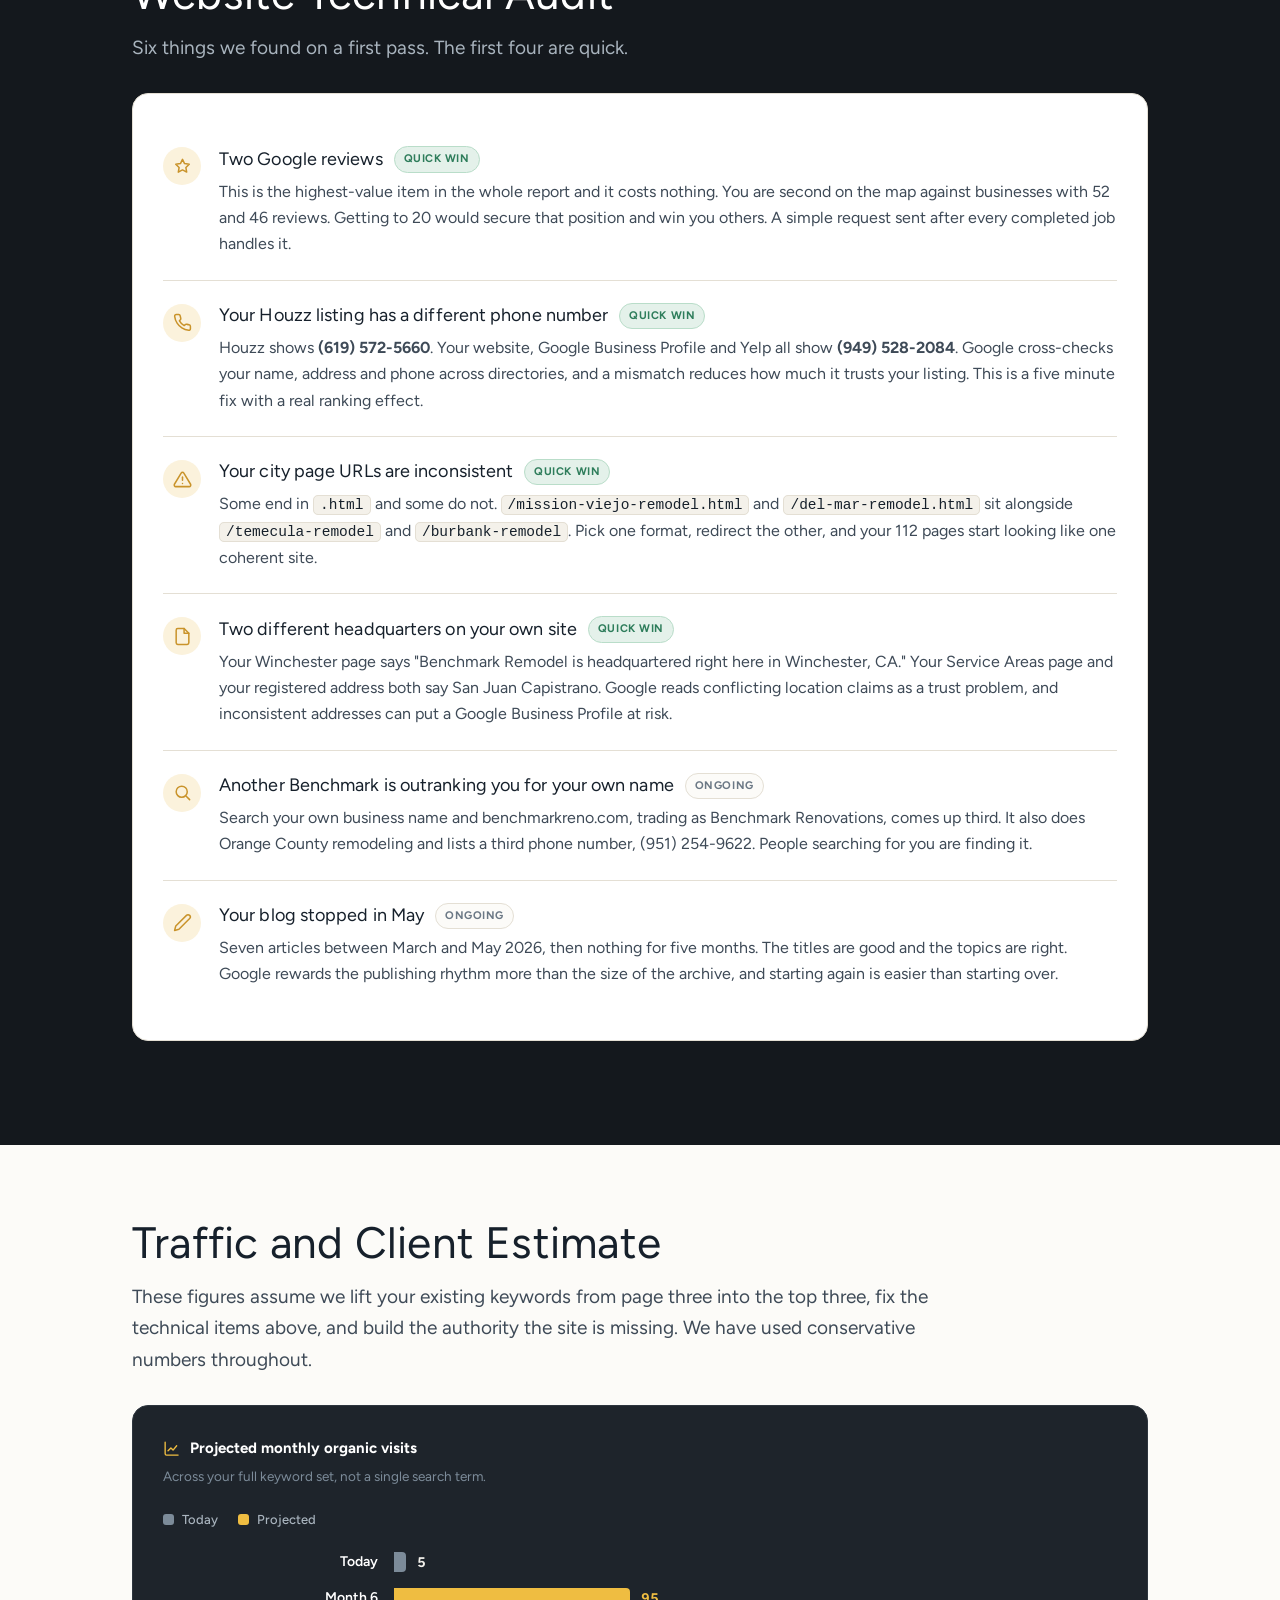
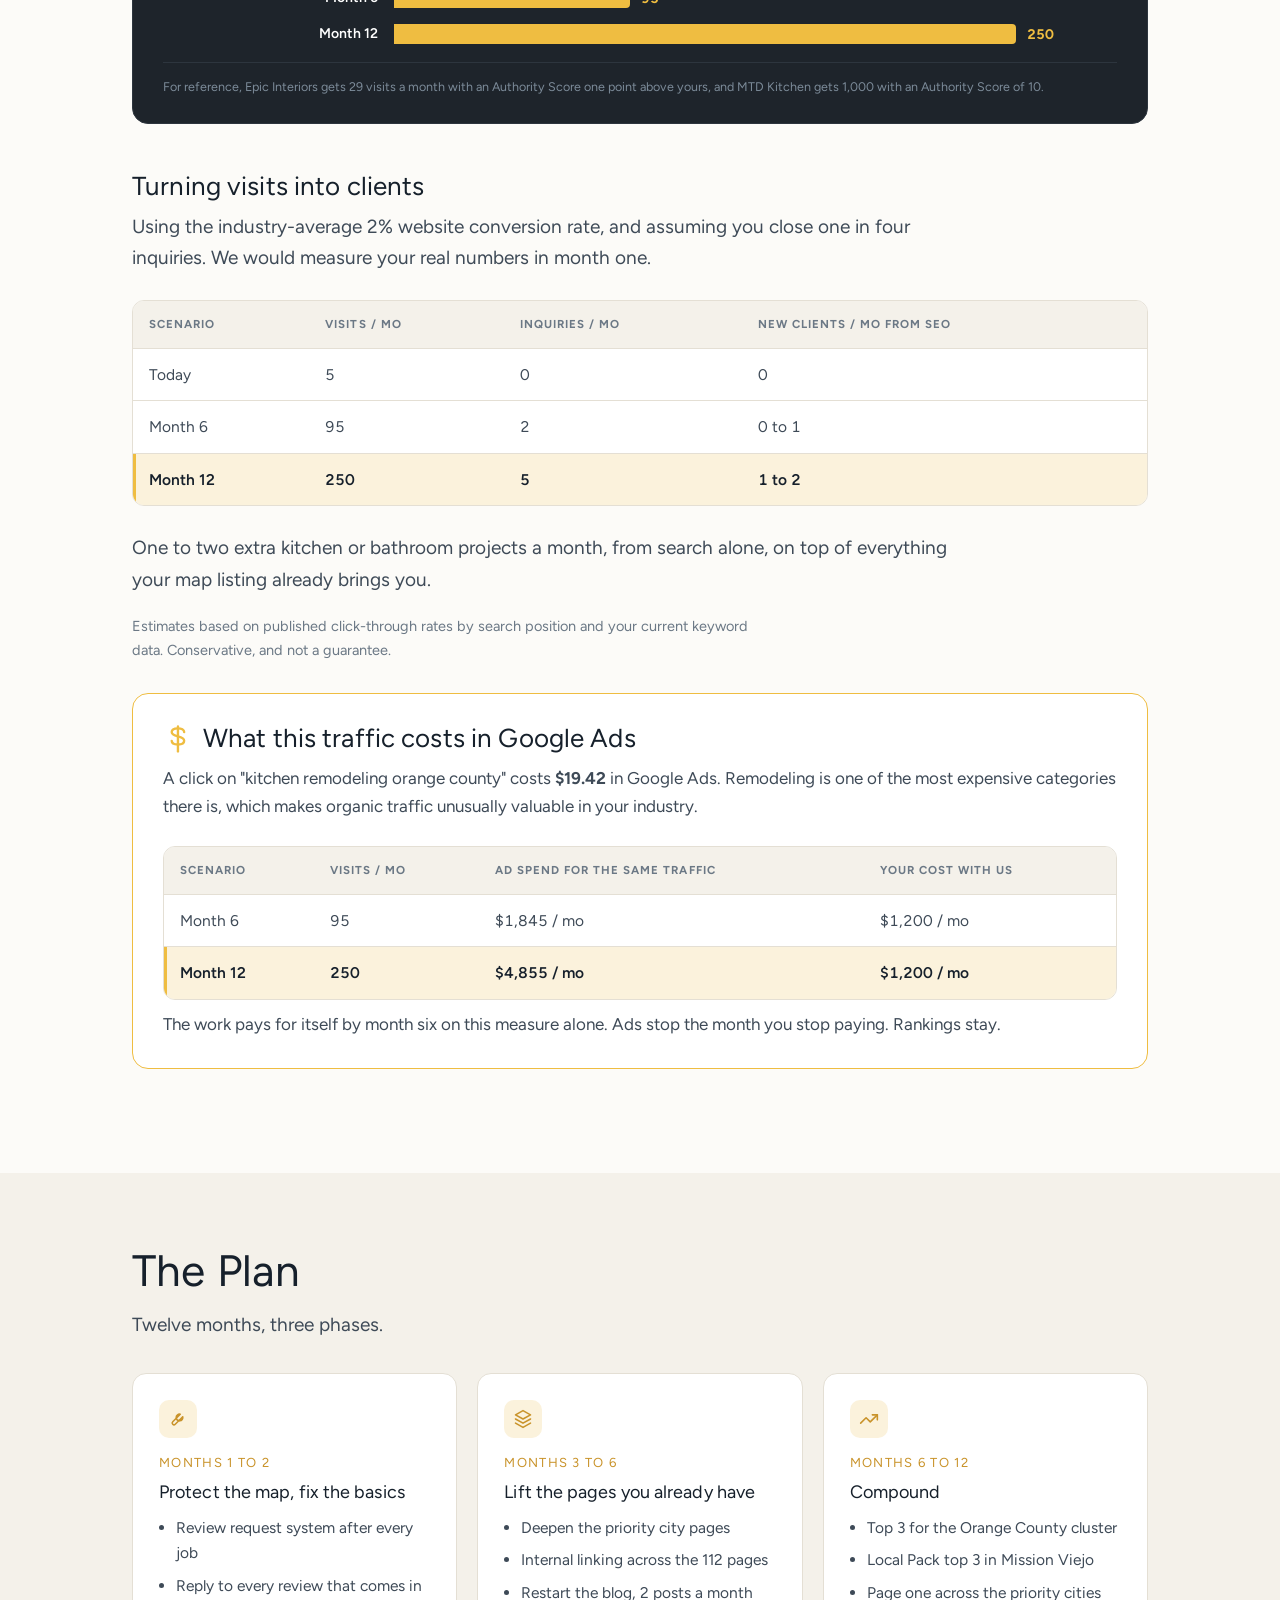
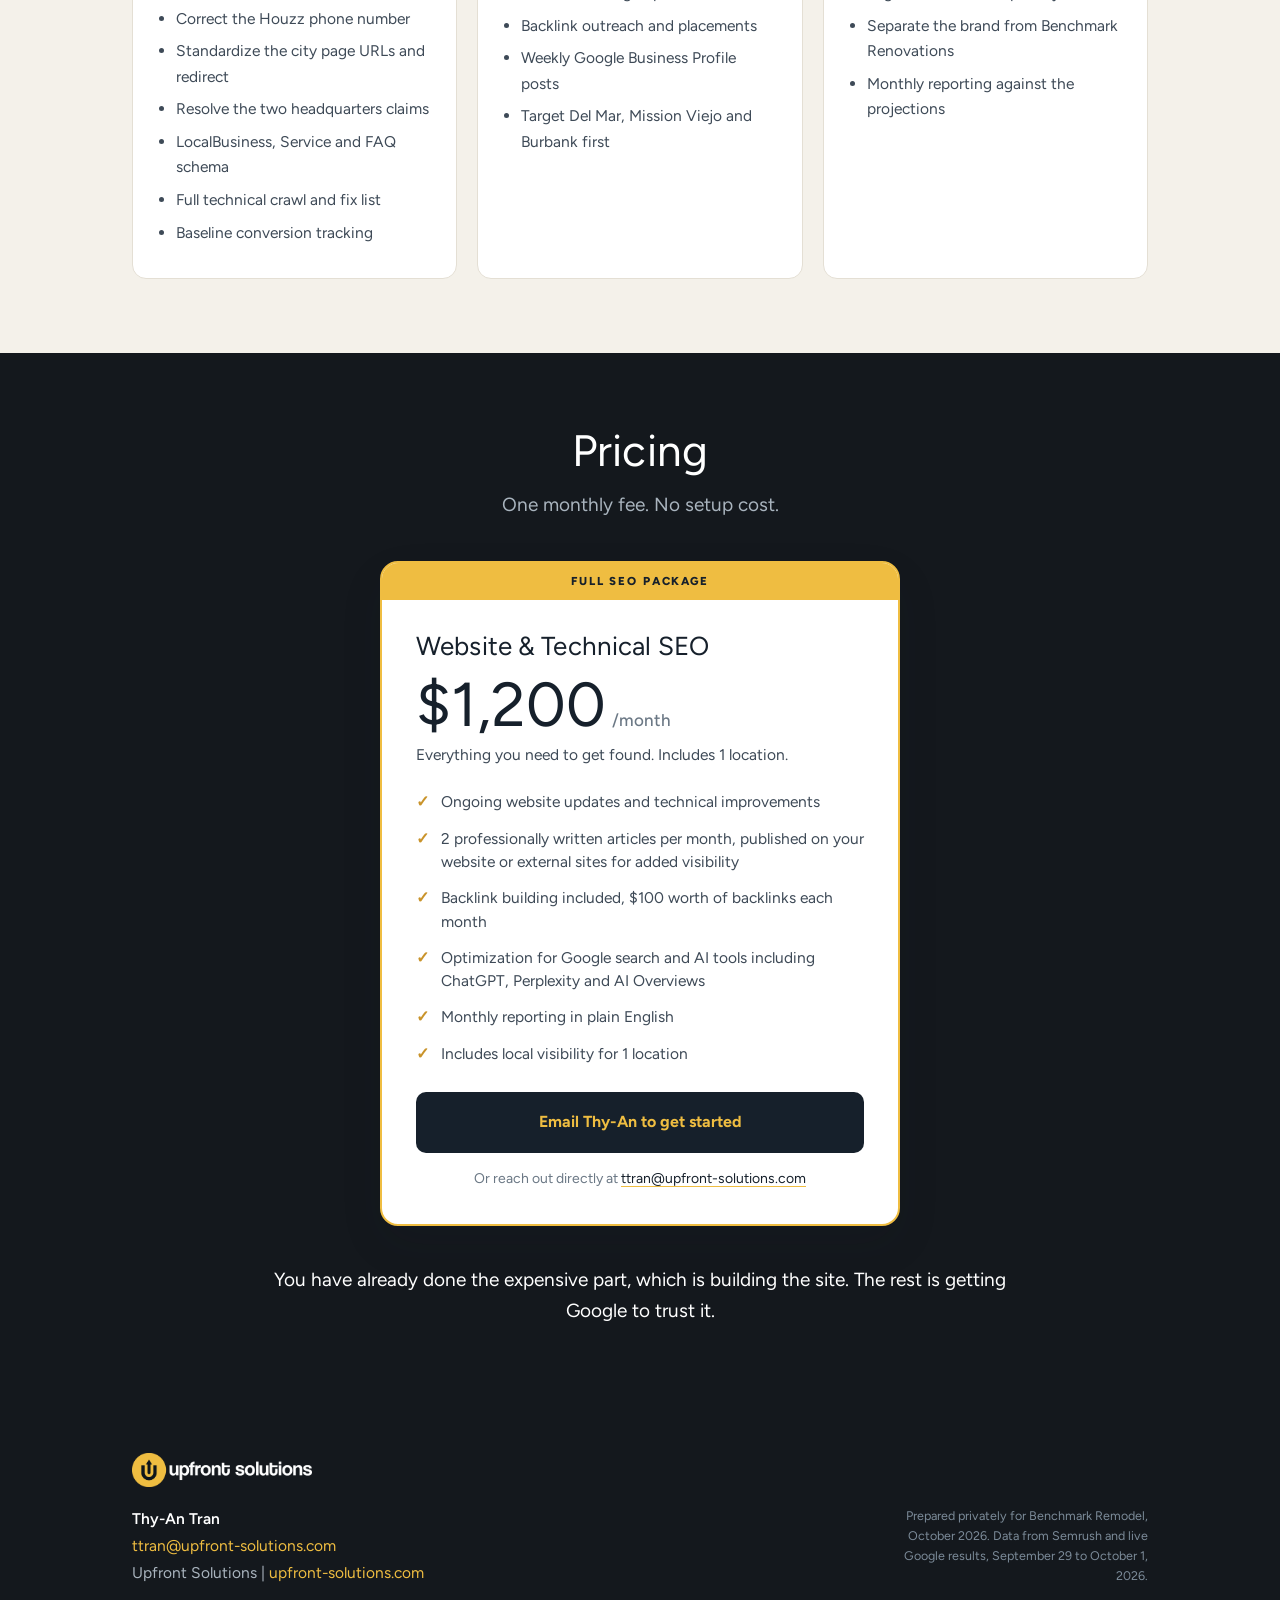
<file: free-audit/benchmarkremodel.html>
<!DOCTYPE html>
<html lang="en">
<head>
<meta charset="utf-8">
<meta name="viewport" content="width=device-width, initial-scale=1">
<meta name="robots" content="noindex, nofollow, noarchive, nosnippet, noimageindex, notranslate">
<meta name="googlebot" content="noindex, nofollow, noarchive, nosnippet">
<meta name="bingbot" content="noindex, nofollow, noarchive, nosnippet">
<meta name="referrer" content="no-referrer">
<title>Free SEO Audit | Benchmark Remodel | Upfront Solutions</title>
<meta name="description" content="Private SEO audit prepared for Benchmark Remodel by Upfront Solutions.">
<link rel="preconnect" href="https://fonts.googleapis.com">
<link rel="preconnect" href="https://fonts.gstatic.com" crossorigin>
<link href="https://fonts.googleapis.com/css2?family=Figtree:wght@300;400;500;600;700;800&display=swap" rel="stylesheet">
<link href="https://fonts.cdnfonts.com/css/coolvetica" rel="stylesheet">
<style>
:root{
  --gold:#EFBD41; --gold-deep:#C9932A; --gold-soft:#FBF2DC;
  --ink:#16202B; --ink-2:#3E4A57; --ink-3:#6B7885;
  --surface:#FCFBF8; --surface-2:#F4F1EA; --line:#E4DFD4;
  --dark:#14181D; --dark-2:#1E242B; --dark-line:#2D353E;
  --slate:#7C8B99; --on-dark:#F2F0EB; --on-dark-2:#A9B4BE;
  --good:#2E7D5B; --warn:#B8791E; --bad:#B4453C; --maxw:1080px;
}
*{box-sizing:border-box}
html{scroll-behavior:smooth}
body{margin:0;background:var(--surface);color:var(--ink);
  font-family:'Figtree',-apple-system,BlinkMacSystemFont,'Segoe UI',Helvetica,Arial,sans-serif;
  font-size:17px;line-height:1.65;-webkit-font-smoothing:antialiased}
h1,h2,h3,h4{font-family:'Coolvetica','Figtree',-apple-system,'Helvetica Neue',Arial,sans-serif;
  font-weight:400;letter-spacing:.005em;line-height:1.1;margin:0}
p{margin:0 0 1.05em}
a{color:var(--ink);text-decoration-color:var(--gold);text-underline-offset:3px}
.wrap{max-width:var(--maxw);margin:0 auto;padding:0 32px}
section{padding:74px 0}
.dark{background:var(--dark);color:var(--on-dark)}
.dark h1,.dark h2,.dark h3,.dark h4{color:#fff}
.dark p{color:var(--on-dark-2)}
.tint{background:var(--surface-2)}
h2{font-size:clamp(30px,4.2vw,44px);margin:0 0 14px}
h3{font-size:clamp(21px,2.6vw,26px);margin-bottom:10px}
h4{font-size:18px;margin-bottom:6px}
.lede{font-size:19px;color:var(--ink-2);max-width:70ch}
.dark .lede{color:var(--on-dark-2)}

.hero{padding:56px 0 78px;background:var(--dark);position:relative;overflow:hidden}
.hero::after{content:"";position:absolute;right:-160px;top:-160px;width:520px;height:520px;border-radius:50%;
  background:radial-gradient(circle,rgba(239,189,65,.16),rgba(239,189,65,0) 66%);pointer-events:none}
.hero-logo{height:44px;width:auto;display:block;margin-bottom:48px}
.hero h1{font-size:clamp(30px,4.6vw,50px);color:#fff;margin-bottom:10px;word-break:break-word}
.hero-kicker{font-family:'Coolvetica','Figtree',sans-serif;font-size:clamp(20px,2.6vw,28px);color:var(--gold);margin-bottom:22px;line-height:1.2}
.hero .sub{font-size:19px;color:var(--on-dark-2);max-width:62ch;margin-bottom:34px}
.meta-row{display:flex;flex-wrap:wrap;gap:34px;padding-top:26px;border-top:1px solid var(--dark-line);position:relative;z-index:1}
.meta-row div{min-width:130px}
.meta-k{font-size:11px;letter-spacing:.13em;text-transform:uppercase;color:var(--slate);font-weight:700;margin-bottom:3px}
.meta-v{font-size:16px;color:var(--on-dark);font-weight:500}

.ic{width:1em;height:1em;flex:none;fill:none;stroke:currentColor;stroke-width:1.9;stroke-linecap:round;stroke-linejoin:round;vertical-align:-.12em}
.chart-title,.explain h4,.light-panel h3{display:flex;align-items:center;gap:10px}
.chart-title .ic,.light-panel h3 .ic{color:var(--gold);font-size:1.15em}
.explain h4 .ic{color:var(--gold-deep);font-size:1.15em}
.dark .explain h4 .ic{color:var(--gold)}

.kpis{display:grid;grid-template-columns:repeat(3,1fr);gap:2px;background:var(--line);border:1px solid var(--line);border-radius:14px;overflow:hidden}
.kpi{background:var(--surface);padding:22px}
.k-top{display:flex;align-items:center;justify-content:space-between;gap:10px;margin-bottom:11px}
.k-top .ic{font-size:21px;color:var(--gold-deep)}
.k-label{font-size:12.5px;font-weight:600;letter-spacing:.05em;text-transform:uppercase;color:var(--ink-3);margin-bottom:9px}
.k-val{font-family:'Coolvetica','Figtree',sans-serif;font-size:40px;line-height:1;color:var(--ink);margin-bottom:8px}
.k-val.sm{font-size:28px}
.k-note{font-size:14.5px;color:var(--ink-2);line-height:1.45}
.pill{display:inline-block;font-size:11.5px;font-weight:700;letter-spacing:.05em;text-transform:uppercase;padding:3px 9px;border-radius:100px}
.pill.y{background:#FBF0DA;color:var(--warn)}
.pill.r{background:#F8E6E4;color:var(--bad)}

.headline-box{background:var(--dark);border-radius:18px;padding:34px 36px 30px;margin-top:34px;border:1px solid var(--dark-line)}
.hb-eye{display:flex;align-items:center;gap:9px;font-size:11.5px;font-weight:700;letter-spacing:.14em;text-transform:uppercase;color:var(--gold);margin-bottom:16px}
.hb-eye .ic{font-size:16px}
.hb-big{font-family:'Coolvetica','Figtree',sans-serif;font-size:clamp(30px,4.8vw,50px);line-height:1.08;color:#fff;margin-bottom:28px}
.hb-grid{display:grid;grid-template-columns:repeat(3,1fr);gap:2px;background:var(--dark-line);border:1px solid var(--dark-line);border-radius:12px;overflow:hidden}
.hb-grid > div{background:var(--dark-2);padding:20px 22px}
.hb-k{font-size:11.5px;font-weight:700;letter-spacing:.09em;text-transform:uppercase;color:var(--slate);margin-bottom:9px;line-height:1.4}
.hb-v{font-family:'Coolvetica','Figtree',sans-serif;font-size:29px;line-height:1;color:var(--gold)}
.hb-v span{color:var(--slate);margin:0 4px}
.hb-note{font-size:13.5px;color:var(--slate);margin:16px 0 0}

.panel{background:var(--dark-2);border:1px solid var(--dark-line);border-radius:16px;padding:30px 30px 26px;margin:30px 0}
.light-panel{background:#fff;border:1px solid var(--line);border-radius:16px;padding:30px;margin:30px 0}
.light-panel h3,.light-panel h4{color:var(--ink)}
.light-panel p{color:var(--ink-2)}
.chart-title{font-family:'Figtree',sans-serif;font-size:15px;font-weight:700;color:#fff;margin-bottom:4px}
.chart-sub{font-size:13.5px;color:var(--slate);margin-bottom:22px}
.legend{display:flex;gap:20px;margin-bottom:20px;flex-wrap:wrap}
.legend span{display:flex;align-items:center;gap:8px;font-size:13px;color:var(--on-dark-2);font-weight:500}
.swatch{width:11px;height:11px;border-radius:3px;flex:none}
.bar-row{display:grid;grid-template-columns:minmax(120px,215px) 1fr;gap:16px;align-items:center;margin-bottom:13px}
.bar-label{font-size:14px;color:var(--on-dark-2);text-align:right;line-height:1.3}
.bar-label b{color:#fff;font-weight:600}
.bar-track{display:flex;align-items:center;gap:11px}
.bar{height:20px;border-radius:0 4px 4px 0;background:var(--slate);flex:none;min-width:3px}
.bar.me{background:var(--gold)}
.bar-val{font-size:14px;white-space:nowrap;flex:none;font-weight:700;color:var(--on-dark);font-variant-numeric:tabular-nums}
.bar.me + .bar-val{color:var(--gold)}
.axis-note{font-size:12.5px;color:var(--slate);margin-top:16px;padding-top:14px;border-top:1px solid var(--dark-line)}
.tri{display:grid;grid-template-columns:repeat(3,1fr);gap:26px;margin-top:8px}
.hero-num{font-family:'Coolvetica','Figtree',sans-serif;font-size:42px;line-height:1;color:var(--gold);margin:4px 0 0}

.explain{background:var(--gold-soft);border-left:3px solid var(--gold);border-radius:0 12px 12px 0;padding:22px 26px;margin:28px 0}
.explain h4{color:var(--ink);margin-bottom:7px}
.explain p{color:var(--ink-2);margin-bottom:0;font-size:16px}
.explain p + p{margin-top:.8em}
.dark .explain{background:rgba(239,189,65,.09)}
.dark .explain h4{color:var(--gold)}
.dark .explain p{color:var(--on-dark-2)}

.tbl-wrap{overflow-x:auto;margin:26px 0;border:1px solid var(--line);border-radius:12px;background:#fff}
table{width:100%;border-collapse:collapse;font-size:15.5px}
th{text-align:left;font-family:'Figtree',sans-serif;font-size:11.5px;font-weight:700;letter-spacing:.09em;
  text-transform:uppercase;color:var(--ink-3);padding:14px 16px;background:var(--surface-2);
  border-bottom:1px solid var(--line);white-space:nowrap}
td{padding:13px 16px;border-bottom:1px solid var(--line);color:var(--ink-2);vertical-align:top}
tr:last-child td{border-bottom:none}
td.num{font-variant-numeric:tabular-nums;white-space:nowrap}
tr.me td{background:var(--gold-soft);color:var(--ink);font-weight:600}
tr.me td:first-child{box-shadow:inset 3px 0 0 var(--gold)}
.tag{display:inline-block;font-size:11px;font-weight:700;letter-spacing:.04em;text-transform:uppercase;padding:2px 8px;border-radius:5px;white-space:nowrap}
.tag.hot{background:#F8E6E4;color:var(--bad)}
.tag.warm{background:#FBF0DA;color:var(--warn)}

.finding{display:grid;grid-template-columns:auto 1fr;gap:18px;padding:22px 0;border-bottom:1px solid var(--line)}
.finding:last-of-type{border-bottom:none}
.f-ic{width:38px;height:38px;border-radius:50%;background:var(--gold-soft);color:var(--gold-deep);
  display:flex;align-items:center;justify-content:center;flex:none;margin-top:1px}
.f-ic .ic{font-size:19px}
.finding p{margin-bottom:0;color:var(--ink-2);font-size:16px}
.f-head{display:flex;align-items:center;gap:11px;flex-wrap:wrap;margin-bottom:6px}
.f-head h4{margin:0}
.effort{font-size:11px;font-weight:700;letter-spacing:.05em;text-transform:uppercase;padding:3px 9px;border-radius:100px;border:1px solid var(--line);color:var(--ink-3);background:var(--surface)}
.effort.quick{border-color:#B9DDC9;background:#E4F1EA;color:var(--good)}
code{background:var(--surface-2);border:1px solid var(--line);border-radius:5px;padding:1px 6px;font-size:14.5px;font-family:ui-monospace,'SF Mono',Menlo,monospace;color:var(--ink)}

.wins{display:grid;grid-template-columns:repeat(2,1fr);gap:2px;background:var(--dark-line);border:1px solid var(--dark-line);border-radius:14px;overflow:hidden;margin-top:30px}
.win{background:var(--dark-2);padding:24px 26px}
.win h4{color:#fff;margin-bottom:7px;display:flex;align-items:center;gap:10px}
.win h4 .ic{color:var(--gold);font-size:19px}
.win p{color:var(--on-dark-2);font-size:15.5px;margin:0}

.phases{display:grid;grid-template-columns:repeat(3,1fr);gap:20px;margin-top:32px}
.phase{background:#fff;border:1px solid var(--line);border-radius:14px;padding:26px}
.p-ic{width:38px;height:38px;border-radius:10px;background:var(--gold-soft);color:var(--gold-deep);display:flex;align-items:center;justify-content:center;margin-bottom:14px}
.p-ic .ic{font-size:20px}
.pn{font-family:'Coolvetica','Figtree',sans-serif;font-size:13px;letter-spacing:.1em;text-transform:uppercase;color:var(--gold-deep);margin-bottom:10px}
.phase h4{margin-bottom:12px}
.phase ul{margin:0;padding-left:17px;color:var(--ink-2);font-size:15.5px}
.phase li{margin-bottom:7px}

.quote-card{background:#fff;border:2px solid var(--gold);border-radius:18px;overflow:hidden;max-width:520px;margin:0 auto;box-shadow:0 18px 44px rgba(22,32,43,.09)}
.quote-flag{background:var(--gold);color:var(--ink);text-align:center;font-family:'Figtree',sans-serif;font-size:11.5px;font-weight:800;letter-spacing:.16em;text-transform:uppercase;padding:9px}
.quote-body{padding:32px 34px 34px}
.quote-body h3{margin-bottom:14px;color:var(--ink)}
.price{display:flex;align-items:baseline;gap:6px;margin-bottom:6px}
.price .amt{font-family:'Coolvetica','Figtree',sans-serif;font-size:62px;line-height:1;color:var(--ink)}
.price .per{font-size:17px;color:var(--ink-3);font-weight:500}
.quote-body .inc{font-size:15.5px;color:var(--ink-2);margin-bottom:22px}
.checks{list-style:none;margin:0 0 26px;padding:0}
.checks li{display:grid;grid-template-columns:auto 1fr;gap:12px;font-size:15.5px;color:var(--ink-2);margin-bottom:13px;line-height:1.5}
.checks li::before{content:"✓";color:var(--gold-deep);font-weight:800;font-size:16px;line-height:1.5}
.btn{display:block;text-align:center;background:var(--ink);color:var(--gold);font-family:'Figtree',sans-serif;
  font-weight:700;font-size:16px;padding:17px;border-radius:10px;text-decoration:none;transition:background .18s}
.btn:hover{background:#000}

footer{background:var(--dark);color:var(--on-dark-2);padding:52px 0 44px}
.foot-grid{display:flex;justify-content:space-between;align-items:flex-end;gap:34px;flex-wrap:wrap}
.foot-logo{height:34px;width:auto;margin-bottom:18px;display:block}
footer .contact{font-size:15.5px;line-height:1.75}
footer .contact b{color:#fff;font-weight:600}
footer a{color:var(--gold);text-decoration:none}
.foot-note{font-size:12.5px;color:var(--slate);max-width:34ch;text-align:right;line-height:1.6}

@media(max-width:860px){
  .kpis{grid-template-columns:repeat(2,1fr)}
  .phases,.wins{grid-template-columns:1fr}
  .foot-grid{flex-direction:column;align-items:flex-start}
  .foot-note{text-align:left}
}
@media(max-width:720px){.hb-grid{grid-template-columns:1fr}.tri{grid-template-columns:1fr;gap:16px}}
@media(max-width:620px){
  body{font-size:16px}.wrap{padding:0 20px}section{padding:52px 0}
  .kpis{grid-template-columns:1fr}
  .bar-row{grid-template-columns:1fr;gap:5px}.bar-label{text-align:left}
}
@media print{body{font-size:12px}section{padding:26px 0;break-inside:avoid}.hero::after{display:none}}
</style>
</head>
<body>

<svg width="0" height="0" style="position:absolute" aria-hidden="true"><defs>
<g id="i-gauge"><path d="M12 14l4-4"/><path d="M3.5 18a9 9 0 1 1 17 0"/></g>
<g id="i-trend"><polyline points="22 7 13.5 15.5 8.5 10.5 2 17"/><polyline points="16 7 22 7 22 13"/></g>
<g id="i-key"><circle cx="7.5" cy="15.5" r="4.5"/><path d="M10.7 12.3 21 2"/><path d="M17 6l3 3"/></g>
<g id="i-pin"><path d="M20 10c0 6-8 12-8 12s-8-6-8-12a8 8 0 0 1 16 0Z"/><circle cx="12" cy="10" r="3"/></g>
<g id="i-star"><path d="m12 3 2.6 5.3 5.9.9-4.2 4.1 1 5.8-5.3-2.8-5.3 2.8 1-5.8L3.5 9.2l5.9-.9Z"/></g>
<g id="i-search"><circle cx="11" cy="11" r="7"/><path d="m21 21-4.3-4.3"/></g>
<g id="i-link"><path d="M10 13a5 5 0 0 0 7.5.5l3-3a5 5 0 0 0-7-7l-1.8 1.7"/><path d="M14 11a5 5 0 0 0-7.5-.5l-3 3a5 5 0 0 0 7 7l1.8-1.7"/></g>
<g id="i-alert"><path d="M10.3 3.9 1.8 18a2 2 0 0 0 1.7 3h17a2 2 0 0 0 1.7-3L13.7 3.9a2 2 0 0 0-3.4 0Z"/><path d="M12 9v4"/><path d="M12 17h.01"/></g>
<g id="i-info"><circle cx="12" cy="12" r="9"/><path d="M12 16v-4"/><path d="M12 8h.01"/></g>
<g id="i-code"><path d="m16 18 6-6-6-6"/><path d="m8 6-6 6 6 6"/></g>
<g id="i-page"><path d="M14 2H6a2 2 0 0 0-2 2v16a2 2 0 0 0 2 2h12a2 2 0 0 0 2-2V8Z"/><path d="M14 2v6h6"/></g>
<g id="i-pen"><path d="M17 3a2.8 2.8 0 1 1 4 4L7.5 20.5 2 22l1.5-5.5Z"/></g>
<g id="i-wrench"><path d="M14.7 6.3a4 4 0 1 0 3 3l-9 9a2.1 2.1 0 1 1-3-3Z"/></g>
<g id="i-layers"><path d="m12 2 9 5-9 5-9-5 9-5Z"/><path d="m3 12 9 5 9-5"/><path d="m3 17 9 5 9-5"/></g>
<g id="i-chart"><path d="M3 3v16a2 2 0 0 0 2 2h16"/><path d="M7 15l4-4 3 3 5-6"/></g>
<g id="i-dollar"><path d="M12 2v20"/><path d="M17 6.5C17 4.6 14.8 3.5 12 3.5S7 4.6 7 6.5s2 2.8 5 3.5 5 1.6 5 3.5-2.2 3-5 3-5-1.1-5-3"/></g>
<g id="i-check"><path d="M20 6 9 17l-5-5"/></g>
<g id="i-phone"><path d="M22 16.9v3a2 2 0 0 1-2.2 2 19.8 19.8 0 0 1-8.6-3.1 19.5 19.5 0 0 1-6-6A19.8 19.8 0 0 1 2.1 4.2 2 2 0 0 1 4.1 2h3a2 2 0 0 1 2 1.7c.1 1 .4 1.9.7 2.8a2 2 0 0 1-.5 2.1L8.1 9.9a16 16 0 0 0 6 6l1.3-1.2a2 2 0 0 1 2.1-.5c.9.3 1.8.6 2.8.7a2 2 0 0 1 1.7 2Z"/></g>
</defs></svg>

<header class="hero">
  <div class="wrap">
    <img class="hero-logo" src="[data-uri]" alt="upfront solutions">
    <h1>benchmarkremodel.com</h1>
    <div class="hero-kicker">Free SEO and Website Audit</div>
    <p class="sub">How your website performs in Google search, how you compare to the remodelers ranking above you in Orange County, and what to fix.</p>
    <div class="meta-row">
      <div><div class="meta-k">Prepared for</div><div class="meta-v">Benchmark Remodel</div></div>
      <div><div class="meta-k">Market</div><div class="meta-v">San Juan Capistrano &amp; Orange County</div></div>
      <div><div class="meta-k">Date</div><div class="meta-v">October 2026</div></div>
      <div><div class="meta-k">Prepared by</div><div class="meta-v">Upfront Solutions</div></div>
    </div>
  </div>
</header>

<section>
  <div class="wrap">
    <h2>Summary</h2>
    <p class="lede">Where your website stands today.</p>
    <div class="kpis">
      <div class="kpi">
        <div class="k-top"><svg class="ic" viewBox="0 0 24 24"><use href="#i-gauge"/></svg><span class="pill r">Needs improvement</span></div>
        <div class="k-label">Authority Score</div>
        <div class="k-val">6</div>
        <div class="k-note">Epic Interiors sits at 7 and gets six times your traffic.</div>
      </div>
      <div class="kpi">
        <div class="k-top"><svg class="ic" viewBox="0 0 24 24"><use href="#i-trend"/></svg><span class="pill r">Needs improvement</span></div>
        <div class="k-label">Organic visits / month</div>
        <div class="k-val">5</div>
        <div class="k-note">Your website brings in five visits a month from Google.</div>
      </div>
      <div class="kpi">
        <div class="k-top"><svg class="ic" viewBox="0 0 24 24"><use href="#i-key"/></svg><span class="pill y">Needs improvement</span></div>
        <div class="k-label">Keywords ranking</div>
        <div class="k-val">85</div>
        <div class="k-note">Every one of them sits at position 21 or lower. None on page 1.</div>
      </div>
      <div class="kpi">
        <div class="k-top"><svg class="ic" viewBox="0 0 24 24"><use href="#i-pin"/></svg><span class="pill y">Fragile</span></div>
        <div class="k-label">Local Pack, San Juan Capistrano</div>
        <div class="k-val">#2</div>
        <div class="k-note">Holding second place on the map. This is your strongest asset.</div>
      </div>
      <div class="kpi">
        <div class="k-top"><svg class="ic" viewBox="0 0 24 24"><use href="#i-star"/></svg><span class="pill r">Needs improvement</span></div>
        <div class="k-label">Google reviews</div>
        <div class="k-val">2</div>
        <div class="k-note">The businesses either side of you on the map have 52 and 46.</div>
      </div>
      <div class="kpi">
        <div class="k-top"><svg class="ic" viewBox="0 0 24 24"><use href="#i-link"/></svg><span class="pill y">Needs improvement</span></div>
        <div class="k-label">Referring domains</div>
        <div class="k-val">290</div>
        <div class="k-note">570 backlinks, and an Authority Score of 6. These links carry little weight.</div>
      </div>
    </div>

    <div class="headline-box">
      <div class="hb-eye"><svg class="ic" viewBox="0 0 24 24"><use href="#i-dollar"/></svg> What this means</div>
      <div class="hb-big">$4,855 of traffic<br>for $1,200 a month.</div>
      <div class="hb-grid">
        <div><div class="hb-k">Monthly visits from Google</div><div class="hb-v">5 <span>&rarr;</span> 250</div></div>
        <div><div class="hb-k">The same traffic in Google Ads</div><div class="hb-v">$4,855 / mo</div></div>
        <div><div class="hb-k">Clicks in your market cost</div><div class="hb-v">$19.42</div></div>
      </div>
      <p class="hb-note">Based on a conservative 12 month target, using the live cost per click for kitchen remodeling searches in Orange County.</p>
    </div>
  </div>
</section>

<section class="dark">
  <div class="wrap">
    <h2>What Your Site Already Gets Right</h2>
    <p class="lede">Most of the contractor websites we audit need rebuilding before anything else can happen. Yours does not. Four things here are better than what your competitors have.</p>
    <div class="wins">
      <div class="win">
        <h4><svg class="ic" viewBox="0 0 24 24"><use href="#i-check"/></svg> Your titles name the city</h4>
        <p>"Kitchen &amp; Bathroom Remodeling in Temecula, CA" rather than a generic state-level title. Most contractors get this wrong.</p>
      </div>
      <div class="win">
        <h4><svg class="ic" viewBox="0 0 24 24"><use href="#i-check"/></svg> 112 real location pages</h4>
        <p>Your Temecula page names Redhawk, Wolf Creek and Harveston, and talks about 2000s-era open floor plans. That is genuine local knowledge.</p>
      </div>
      <div class="win">
        <h4><svg class="ic" viewBox="0 0 24 24"><use href="#i-check"/></svg> Your blog titles match real searches</h4>
        <p>"Kitchen Remodel Cost Guide for Temecula Homeowners (2026)" is phrased exactly the way people type it into Google.</p>
      </div>
      <div class="win">
        <h4><svg class="ic" viewBox="0 0 24 24"><use href="#i-check"/></svg> You hold #2 on the map at home</h4>
        <p>Second place in the San Juan Capistrano Local Pack, on two reviews, against businesses with 52 and 46.</p>
      </div>
    </div>
    <p class="lede" style="margin-top:34px;font-size:20px;color:#fff">The structure is built and aimed at the right keywords. What the site is missing is the authority that makes Google rank it, and the reviews that keep you on the map.</p>
  </div>
</section>

<section>
  <div class="wrap">
    <h2>Google Rankings</h2>
    <p class="lede">Almost all of your search visibility is coming from your Google Business Profile. Here is what that looks like.</p>

    <div class="explain">
      <h4><svg class="ic" viewBox="0 0 24 24"><use href="#i-info"/></svg> What is the Local Pack?</h4>
      <p>The map box with three businesses that sits above the regular blue links. It takes most of the clicks on a local search and runs on different rules than your website: review count, review recency, distance from the searcher, business category, and how often you post to your Google Business Profile.</p>
    </div>

    <div class="panel">
      <div class="chart-title"><svg class="ic" viewBox="0 0 24 24"><use href="#i-star"/></svg> Google reviews: the San Juan Capistrano Local Pack</div>
      <div class="chart-sub">Live results for "kitchen remodeling san juan capistrano".</div>
      <div class="legend">
        <span><i class="swatch" style="background:var(--gold)"></i> Benchmark Remodel</span>
        <span><i class="swatch" style="background:var(--slate)"></i> The businesses either side of you</span>
      </div>
      <div class="bar-row"><div class="bar-label"><b>#1</b> Dreamcatcher Remodeling</div><div class="bar-track"><div class="bar" style="width:86%"></div><span class="bar-val">52</span></div></div>
      <div class="bar-row"><div class="bar-label"><b>#2</b> Benchmark Remodel</div><div class="bar-track"><div class="bar me" style="width:3.3%"></div><span class="bar-val">2</span></div></div>
      <div class="bar-row"><div class="bar-label"><b>#3</b> Ruhi Construction</div><div class="bar-track"><div class="bar" style="width:76.1%"></div><span class="bar-val">46</span></div></div>
      <div class="axis-note">You are holding second place with two reviews. That is a real achievement, and it is the most exposed position on this page. Any competitor who starts collecting reviews moves ahead of you.</div>
    </div>

    <h3 style="margin-top:48px">One city over, you disappear</h3>
    <p class="lede">In Mission Viejo the map shows Luxe Remodeling at 5.0 with 17 reviews, Venetian at 4.9 with 70, and OC Elite at 4.9 with 26. Benchmark is not in the top three. The business holding first place there has 17 reviews, so that spot is within reach.</p>

    <h3 style="margin-top:48px">Your website is not on page one anywhere</h3>
    <p class="lede">For "kitchen remodeling san juan capistrano" the first page belongs to MTD Kitchen, Yelp, Le Gourmet Kitchen, Epic Interiors and Sea Pointe. You have a dedicated page for that exact search and it does not appear.</p>

    <div class="panel">
      <div class="chart-title"><svg class="ic" viewBox="0 0 24 24"><use href="#i-gauge"/></svg> Authority Score: you against the sites ranking above you</div>
      <div class="chart-sub">Higher is stronger. Scale runs 0 to 100.</div>
      <div class="legend">
        <span><i class="swatch" style="background:var(--gold)"></i> Benchmark Remodel</span>
        <span><i class="swatch" style="background:var(--slate)"></i> Competitors ranking above you</span>
      </div>
      <div class="bar-row"><div class="bar-label"><b>Le Gourmet Kitchen</b></div><div class="bar-track"><div class="bar" style="width:86%"></div><span class="bar-val">16</span></div></div>
      <div class="bar-row"><div class="bar-label"><b>MTD Kitchen</b></div><div class="bar-track"><div class="bar" style="width:53.8%"></div><span class="bar-val">10</span></div></div>
      <div class="bar-row"><div class="bar-label"><b>Epic Interiors</b></div><div class="bar-track"><div class="bar" style="width:37.6%"></div><span class="bar-val">7</span></div></div>
      <div class="bar-row"><div class="bar-label"><b>You</b></div><div class="bar-track"><div class="bar me" style="width:32.3%"></div><span class="bar-val">6</span></div></div>
      <div class="axis-note">Epic Interiors is the one to look at. Authority Score 7 against your 6, and 86 ranking keywords against your 85. Almost the same profile, and they receive 29 visits a month to your 5.</div>
    </div>

    <div class="explain">
      <h4><svg class="ic" viewBox="0 0 24 24"><use href="#i-info"/></svg> What is Authority Score?</h4>
      <p>Your website's credit score, or the SEO juice you have banked. Google uses it to decide how much to trust your site.</p>
      <p>Three things raise it: publishing content regularly, time online, and other websites linking to yours. Links carry the most weight, and quality matters far more than quantity. You have 570 links from 290 domains and an Authority Score of 6, which means those links are doing very little for you.</p>
    </div>
  </div>
</section>

<section class="tint">
  <div class="wrap">
    <h2>Your Keywords</h2>
    <p class="lede">This is the clearest finding in the audit. You rank for 85 keywords. Every single one sits between position 21 and 48, which is page three or deeper. The difficulty scores on them are close to zero.</p>

    <div class="tbl-wrap">
      <table>
        <thead><tr><th>Keyword</th><th>Your position</th><th class="num">Visits / mo</th><th class="num">Searches / mo</th><th class="num">Difficulty</th></tr></thead>
        <tbody>
          <tr><td>bathroom remodeling temecula</td><td class="num">#22</td><td class="num">0</td><td class="num">320</td><td class="num">18</td></tr>
          <tr><td>kitchen remodeling company burbank</td><td class="num">#31</td><td class="num">0</td><td class="num">210</td><td class="num">3</td></tr>
          <tr><td>bathroom remodeling burbank</td><td class="num">#27</td><td class="num">0</td><td class="num">210</td><td class="num">8</td></tr>
          <tr><td>kitchen remodeler burbank ca</td><td class="num">#27</td><td class="num">0</td><td class="num">210</td><td class="num">3</td></tr>
          <tr class="me"><td>kitchen remodeling mission viejo</td><td class="num">#24</td><td class="num">0</td><td class="num">170</td><td class="num">2</td></tr>
          <tr class="me"><td>kitchen remodel del mar</td><td class="num">#28</td><td class="num">0</td><td class="num">140</td><td class="num">0</td></tr>
          <tr><td>kitchen remodeler burbank</td><td class="num">#32</td><td class="num">0</td><td class="num">140</td><td class="num">4</td></tr>
          <tr><td>bathroom remodel oceanside</td><td class="num">#21</td><td class="num">0</td><td class="num">90</td><td class="num">11</td></tr>
          <tr><td>temecula bathroom remodeling</td><td class="num">#28</td><td class="num">0</td><td class="num">70</td><td class="num">17</td></tr>
          <tr><td>bathroom remodeling burbank ca</td><td class="num">#21</td><td class="num">0</td><td class="num">40</td><td class="num">4</td></tr>
        </tbody>
      </table>
    </div>

    <div class="explain">
      <h4><svg class="ic" viewBox="0 0 24 24"><use href="#i-info"/></svg> What difficulty means, and why these numbers are remarkable</h4>
      <p>Difficulty is a 0 to 100 score for how hard it is to reach page one. Anything under 20 is considered easy. "Kitchen remodel del mar" scores <b>zero</b>, and you are at position 28 for it.</p>
      <p>Semrush rates "kitchen remodeling orange county" at difficulty 14 and describes it as very easy, noting that new pages can rank for it without any backlinks at all. That term alone gets 720 searches a month, and the cluster around it totals 5,900.</p>
    </div>

    <p class="lede">You built 112 pages aimed at some of the least competitive keywords in your industry. Those pages are sitting three pages deep in the results. Closing that gap is the single biggest opportunity on your website.</p>
  </div>
</section>

<section>
  <div class="wrap">
    <h2>Where To Start</h2>
    <p class="lede">You serve 112 cities. These are the six worth attention first, ordered by how little work it takes to move them.</p>

    <div class="tbl-wrap">
      <table>
        <thead><tr><th>City</th><th>Your best position</th><th class="num">Searches / mo</th><th class="num">Difficulty</th><th>Why this one</th></tr></thead>
        <tbody>
          <tr class="me"><td>Del Mar</td><td class="num">#28</td><td class="num">140</td><td class="num">0</td><td>Difficulty zero. The easiest ranking available to you anywhere.</td></tr>
          <tr class="me"><td>Mission Viejo</td><td class="num">#24</td><td class="num">170</td><td class="num">2</td><td>Nearest large city to your office, and the map leader there has only 17 reviews.</td></tr>
          <tr><td>Burbank</td><td class="num">#27</td><td class="num">210</td><td class="num">3</td><td>Three separate keywords at 210 searches each, all under difficulty 8.</td></tr>
          <tr><td>Temecula</td><td class="num">#22</td><td class="num">320</td><td class="num">18</td><td>Your single largest keyword, and your closest page to page two.</td></tr>
          <tr><td>Oceanside</td><td class="num">#21</td><td class="num">90</td><td class="num">11</td><td>Your highest-ranking page overall.</td></tr>
          <tr><td>San Juan Capistrano</td><td class="num">Not ranking</td><td class="num">100</td><td class="num">Low</td><td>Your home city. Strong on the map, absent from the website results.</td></tr>
        </tbody>
      </table>
    </div>

    <p class="lede">San Juan Capistrano is a small search market, around 100 searches a month across every kitchen remodeling variation. It is where your map presence lives, so it is worth protecting with reviews. The traffic lives in the wider Orange County cluster and in the cities above.</p>
  </div>
</section>

<section class="dark">
  <div class="wrap">
    <h2>Website Technical Audit</h2>
    <p class="lede">Six things we found on a first pass. The first four are quick.</p>

    <div class="light-panel">
      <div class="finding">
        <div class="f-ic"><svg class="ic" viewBox="0 0 24 24"><use href="#i-star"/></svg></div>
        <div>
          <div class="f-head"><h4>Two Google reviews</h4><span class="effort quick">Quick win</span></div>
          <p>This is the highest-value item in the whole report and it costs nothing. You are second on the map against businesses with 52 and 46 reviews. Getting to 20 would secure that position and win you others. A simple request sent after every completed job handles it.</p>
        </div>
      </div>
      <div class="finding">
        <div class="f-ic"><svg class="ic" viewBox="0 0 24 24"><use href="#i-phone"/></svg></div>
        <div>
          <div class="f-head"><h4>Your Houzz listing has a different phone number</h4><span class="effort quick">Quick win</span></div>
          <p>Houzz shows <b>(619) 572-5660</b>. Your website, Google Business Profile and Yelp all show <b>(949) 528-2084</b>. Google cross-checks your name, address and phone across directories, and a mismatch reduces how much it trusts your listing. This is a five minute fix with a real ranking effect.</p>
        </div>
      </div>
      <div class="finding">
        <div class="f-ic"><svg class="ic" viewBox="0 0 24 24"><use href="#i-alert"/></svg></div>
        <div>
          <div class="f-head"><h4>Your city page URLs are inconsistent</h4><span class="effort quick">Quick win</span></div>
          <p>Some end in <code>.html</code> and some do not. <code>/mission-viejo-remodel.html</code> and <code>/del-mar-remodel.html</code> sit alongside <code>/temecula-remodel</code> and <code>/burbank-remodel</code>. Pick one format, redirect the other, and your 112 pages start looking like one coherent site.</p>
        </div>
      </div>
      <div class="finding">
        <div class="f-ic"><svg class="ic" viewBox="0 0 24 24"><use href="#i-page"/></svg></div>
        <div>
          <div class="f-head"><h4>Two different headquarters on your own site</h4><span class="effort quick">Quick win</span></div>
          <p>Your Winchester page says "Benchmark Remodel is headquartered right here in Winchester, CA." Your Service Areas page and your registered address both say San Juan Capistrano. Google reads conflicting location claims as a trust problem, and inconsistent addresses can put a Google Business Profile at risk.</p>
        </div>
      </div>
      <div class="finding">
        <div class="f-ic"><svg class="ic" viewBox="0 0 24 24"><use href="#i-search"/></svg></div>
        <div>
          <div class="f-head"><h4>Another Benchmark is outranking you for your own name</h4><span class="effort">Ongoing</span></div>
          <p>Search your own business name and benchmarkreno.com, trading as Benchmark Renovations, comes up third. It also does Orange County remodeling and lists a third phone number, (951) 254-9622. People searching for you are finding it.</p>
        </div>
      </div>
      <div class="finding">
        <div class="f-ic"><svg class="ic" viewBox="0 0 24 24"><use href="#i-pen"/></svg></div>
        <div>
          <div class="f-head"><h4>Your blog stopped in May</h4><span class="effort">Ongoing</span></div>
          <p>Seven articles between March and May 2026, then nothing for five months. The titles are good and the topics are right. Google rewards the publishing rhythm more than the size of the archive, and starting again is easier than starting over.</p>
        </div>
      </div>
    </div>
  </div>
</section>

<section>
  <div class="wrap">
    <h2>Traffic and Client Estimate</h2>
    <p class="lede">These figures assume we lift your existing keywords from page three into the top three, fix the technical items above, and build the authority the site is missing. We have used conservative numbers throughout.</p>

    <div class="panel">
      <div class="chart-title"><svg class="ic" viewBox="0 0 24 24"><use href="#i-chart"/></svg> Projected monthly organic visits</div>
      <div class="chart-sub">Across your full keyword set, not a single search term.</div>
      <div class="legend">
        <span><i class="swatch" style="background:var(--slate)"></i> Today</span>
        <span><i class="swatch" style="background:var(--gold)"></i> Projected</span>
      </div>
      <div class="bar-row"><div class="bar-label"><b>Today</b></div><div class="bar-track"><div class="bar" style="width:1.7%"></div><span class="bar-val">5</span></div></div>
      <div class="bar-row"><div class="bar-label"><b>Month 6</b></div><div class="bar-track"><div class="bar me" style="width:32.7%"></div><span class="bar-val">95</span></div></div>
      <div class="bar-row"><div class="bar-label"><b>Month 12</b></div><div class="bar-track"><div class="bar me" style="width:86%"></div><span class="bar-val">250</span></div></div>
      <div class="axis-note">For reference, Epic Interiors gets 29 visits a month with an Authority Score one point above yours, and MTD Kitchen gets 1,000 with an Authority Score of 10.</div>
    </div>

    <h3 style="margin-top:48px">Turning visits into clients</h3>
    <p class="lede">Using the industry-average 2% website conversion rate, and assuming you close one in four inquiries. We would measure your real numbers in month one.</p>

    <div class="tbl-wrap">
      <table>
        <thead><tr><th>Scenario</th><th class="num">Visits / mo</th><th class="num">Inquiries / mo</th><th class="num">New clients / mo from SEO</th></tr></thead>
        <tbody>
          <tr><td>Today</td><td class="num">5</td><td class="num">0</td><td class="num">0</td></tr>
          <tr><td>Month 6</td><td class="num">95</td><td class="num">2</td><td class="num">0 to 1</td></tr>
          <tr class="me"><td>Month 12</td><td class="num">250</td><td class="num">5</td><td class="num">1 to 2</td></tr>
        </tbody>
      </table>
    </div>

    <p class="lede">One to two extra kitchen or bathroom projects a month, from search alone, on top of everything your map listing already brings you.</p>
    <p style="font-size:14.5px;color:var(--ink-3);max-width:70ch">Estimates based on published click-through rates by search position and your current keyword data. Conservative, and not a guarantee.</p>

    <div class="light-panel" style="border-color:var(--gold)">
      <h3><svg class="ic" viewBox="0 0 24 24"><use href="#i-dollar"/></svg> What this traffic costs in Google Ads</h3>
      <p>A click on "kitchen remodeling orange county" costs <b>$19.42</b> in Google Ads. Remodeling is one of the most expensive categories there is, which makes organic traffic unusually valuable in your industry.</p>
      <div class="tbl-wrap" style="margin-bottom:10px">
        <table>
          <thead><tr><th>Scenario</th><th class="num">Visits / mo</th><th class="num">Ad spend for the same traffic</th><th class="num">Your cost with us</th></tr></thead>
          <tbody>
            <tr><td>Month 6</td><td class="num">95</td><td class="num">$1,845 / mo</td><td class="num">$1,200 / mo</td></tr>
            <tr class="me"><td>Month 12</td><td class="num">250</td><td class="num">$4,855 / mo</td><td class="num">$1,200 / mo</td></tr>
          </tbody>
        </table>
      </div>
      <p style="margin-bottom:0">The work pays for itself by month six on this measure alone. Ads stop the month you stop paying. Rankings stay.</p>
    </div>
  </div>
</section>

<section class="tint">
  <div class="wrap">
    <h2>The Plan</h2>
    <p class="lede">Twelve months, three phases.</p>
    <div class="phases">
      <div class="phase">
        <div class="p-ic"><svg class="ic" viewBox="0 0 24 24"><use href="#i-wrench"/></svg></div>
        <div class="pn">Months 1 to 2</div>
        <h4>Protect the map, fix the basics</h4>
        <ul>
          <li>Review request system after every job</li>
          <li>Reply to every review that comes in</li>
          <li>Correct the Houzz phone number</li>
          <li>Standardize the city page URLs and redirect</li>
          <li>Resolve the two headquarters claims</li>
          <li>LocalBusiness, Service and FAQ schema</li>
          <li>Full technical crawl and fix list</li>
          <li>Baseline conversion tracking</li>
        </ul>
      </div>
      <div class="phase">
        <div class="p-ic"><svg class="ic" viewBox="0 0 24 24"><use href="#i-layers"/></svg></div>
        <div class="pn">Months 3 to 6</div>
        <h4>Lift the pages you already have</h4>
        <ul>
          <li>Deepen the priority city pages</li>
          <li>Internal linking across the 112 pages</li>
          <li>Restart the blog, 2 posts a month</li>
          <li>Backlink outreach and placements</li>
          <li>Weekly Google Business Profile posts</li>
          <li>Target Del Mar, Mission Viejo and Burbank first</li>
        </ul>
      </div>
      <div class="phase">
        <div class="p-ic"><svg class="ic" viewBox="0 0 24 24"><use href="#i-trend"/></svg></div>
        <div class="pn">Months 6 to 12</div>
        <h4>Compound</h4>
        <ul>
          <li>Top 3 for the Orange County cluster</li>
          <li>Local Pack top 3 in Mission Viejo</li>
          <li>Page one across the priority cities</li>
          <li>Separate the brand from Benchmark Renovations</li>
          <li>Monthly reporting against the projections</li>
        </ul>
      </div>
    </div>
  </div>
</section>

<section class="dark">
  <div class="wrap">
    <h2 style="text-align:center;margin:0 auto 14px">Pricing</h2>
    <p class="lede" style="text-align:center;margin:0 auto 40px">One monthly fee. No setup cost.</p>
    <div class="quote-card">
      <div class="quote-flag">Full SEO Package</div>
      <div class="quote-body">
        <h3>Website &amp; Technical SEO</h3>
        <div class="price"><span class="amt">$1,200</span><span class="per">/month</span></div>
        <p class="inc">Everything you need to get found. Includes 1 location.</p>
        <ul class="checks">
          <li>Ongoing website updates and technical improvements</li>
          <li>2 professionally written articles per month, published on your website or external sites for added visibility</li>
          <li>Backlink building included, $100 worth of backlinks each month</li>
          <li>Optimization for Google search and AI tools including ChatGPT, Perplexity and AI Overviews</li>
          <li>Monthly reporting in plain English</li>
          <li>Includes local visibility for 1 location</li>
        </ul>
        <a class="btn" href="mailto:ttran@upfront-solutions.com?subject=Let%27s%20talk%20SEO%20%7C%20Benchmark%20Remodel&amp;body=Hi%20Thy-An%2C%0A%0AI%20read%20through%20the%20audit.%20I%27d%20like%20to%20talk%20about%20getting%20started.%0A%0AAnthony">Email Thy-An to get started</a>
        <p style="text-align:center;font-size:14px;color:var(--ink-3);margin:14px 0 0">Or reach out directly at <a href="mailto:ttran@upfront-solutions.com">ttran@upfront-solutions.com</a></p>
      </div>
    </div>
    <p class="lede" style="text-align:center;max-width:64ch;margin:38px auto 0;font-size:19px;color:#fff">
      You have already done the expensive part, which is building the site. The rest is getting Google to trust it.
    </p>
  </div>
</section>

<footer>
  <div class="wrap">
    <div class="foot-grid">
      <div>
        <img class="foot-logo" src="[data-uri]" alt="upfront solutions">
        <div class="contact">
          <b>Thy-An Tran</b><br>
          <a href="mailto:ttran@upfront-solutions.com">ttran@upfront-solutions.com</a><br>
          Upfront Solutions | <a href="https://www.upfront-solutions.com">upfront-solutions.com</a>
        </div>
      </div>
      <div class="foot-note">
        Prepared privately for Benchmark Remodel, October 2026. Data from Semrush and live Google results, September 29 to October 1, 2026.
      </div>
    </div>
  </div>
</footer>

</body>
</html>
</file>
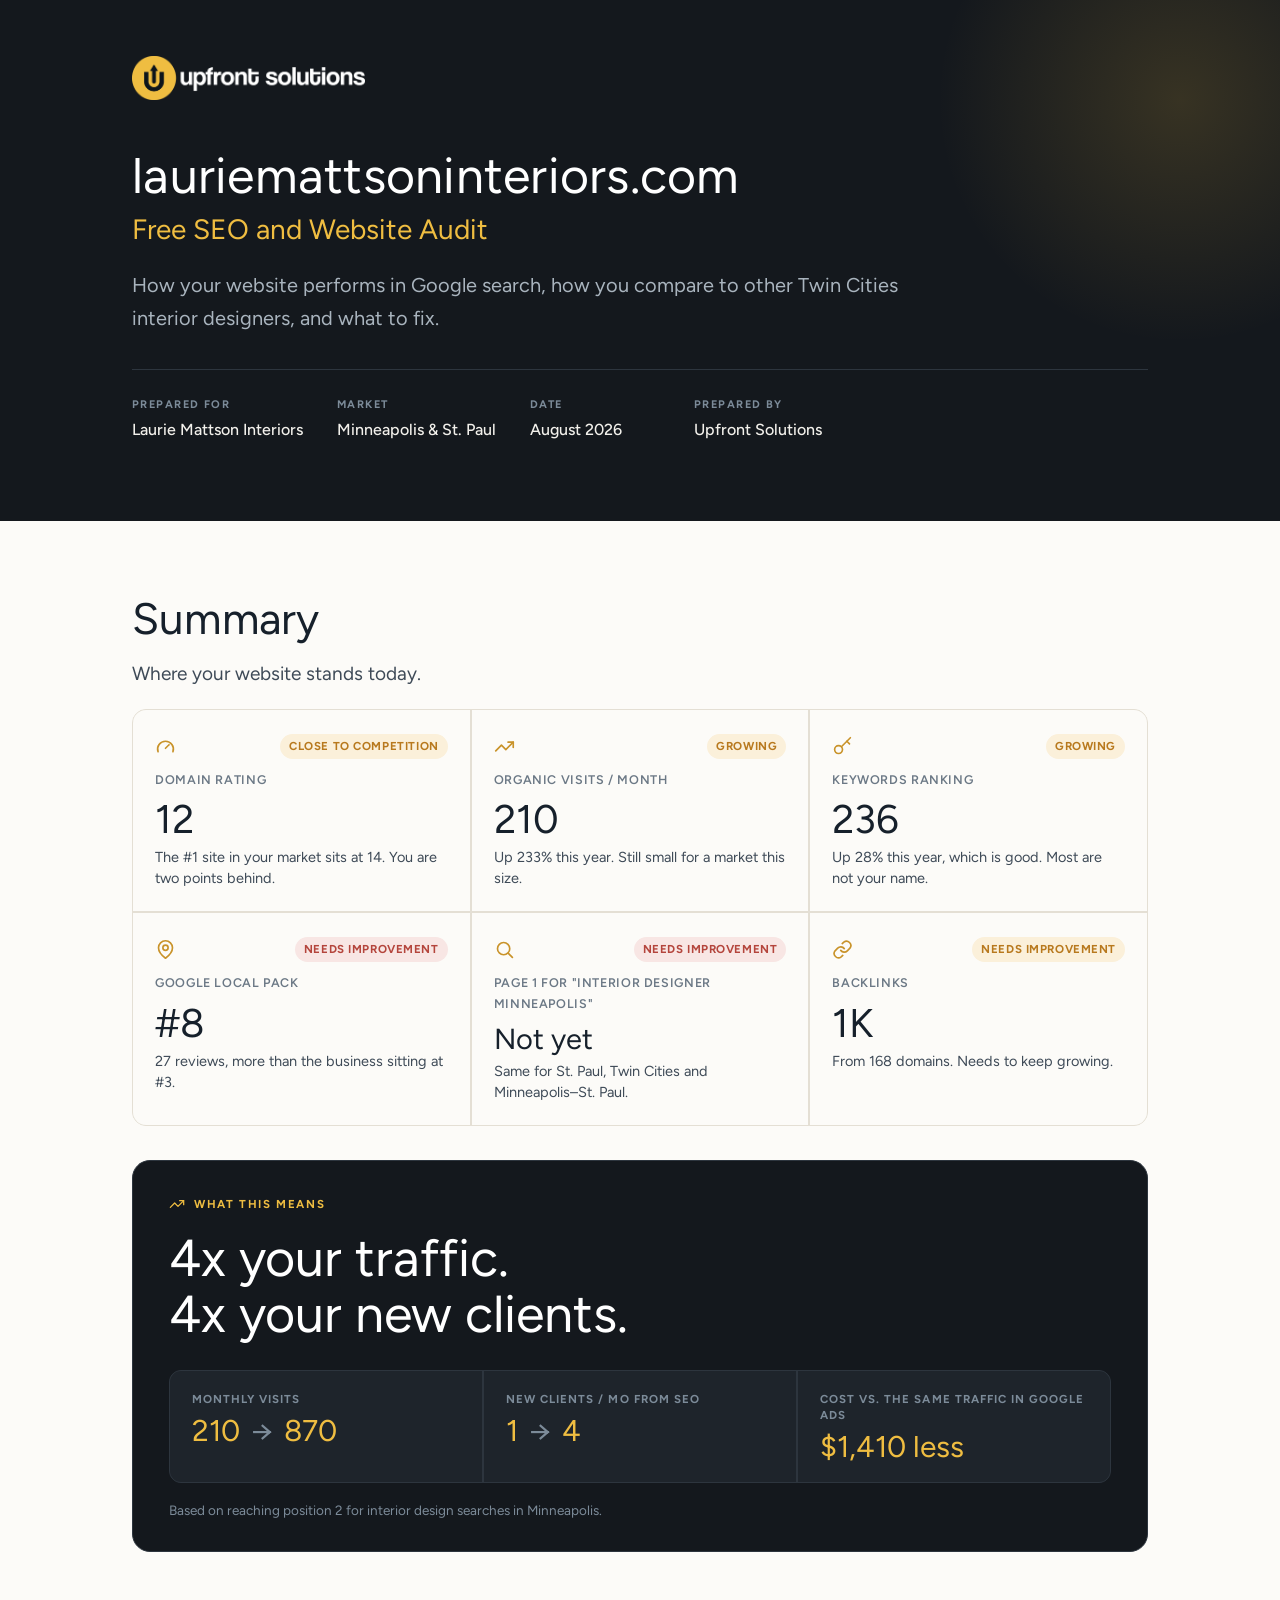
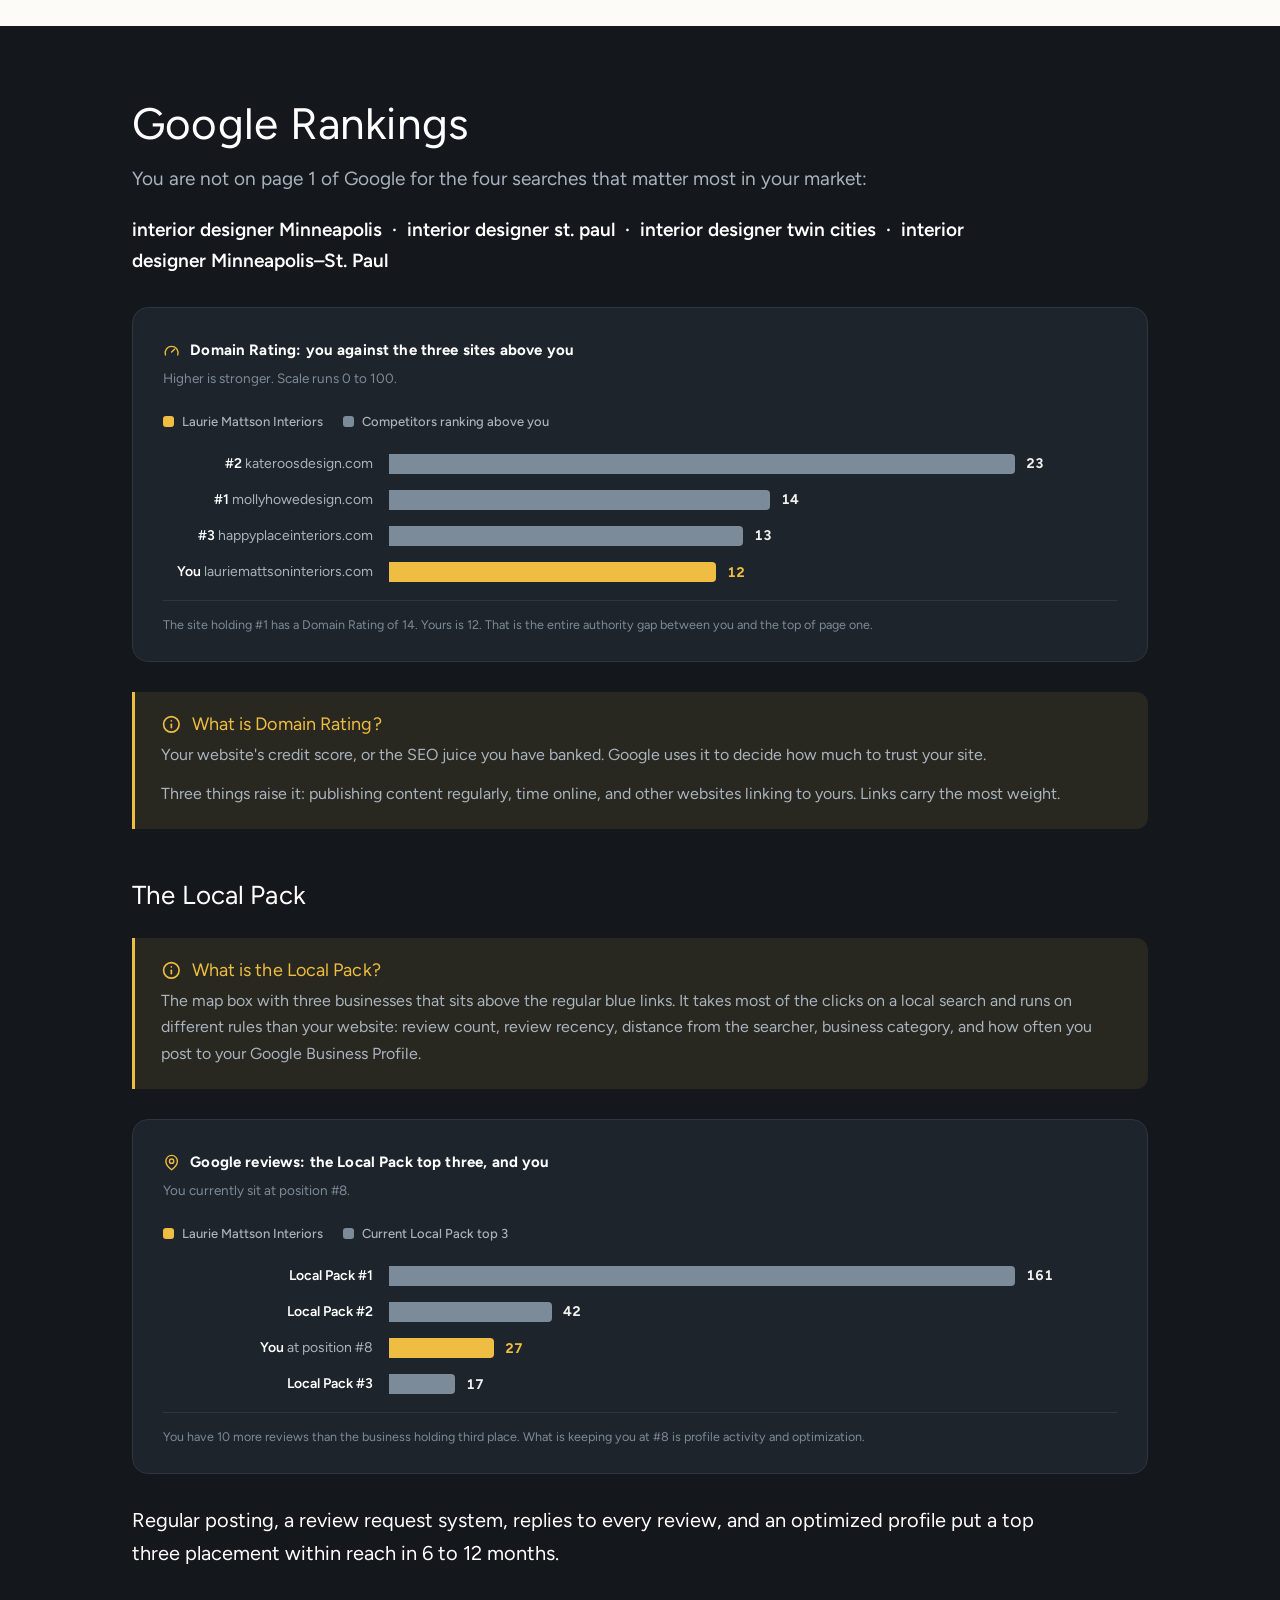
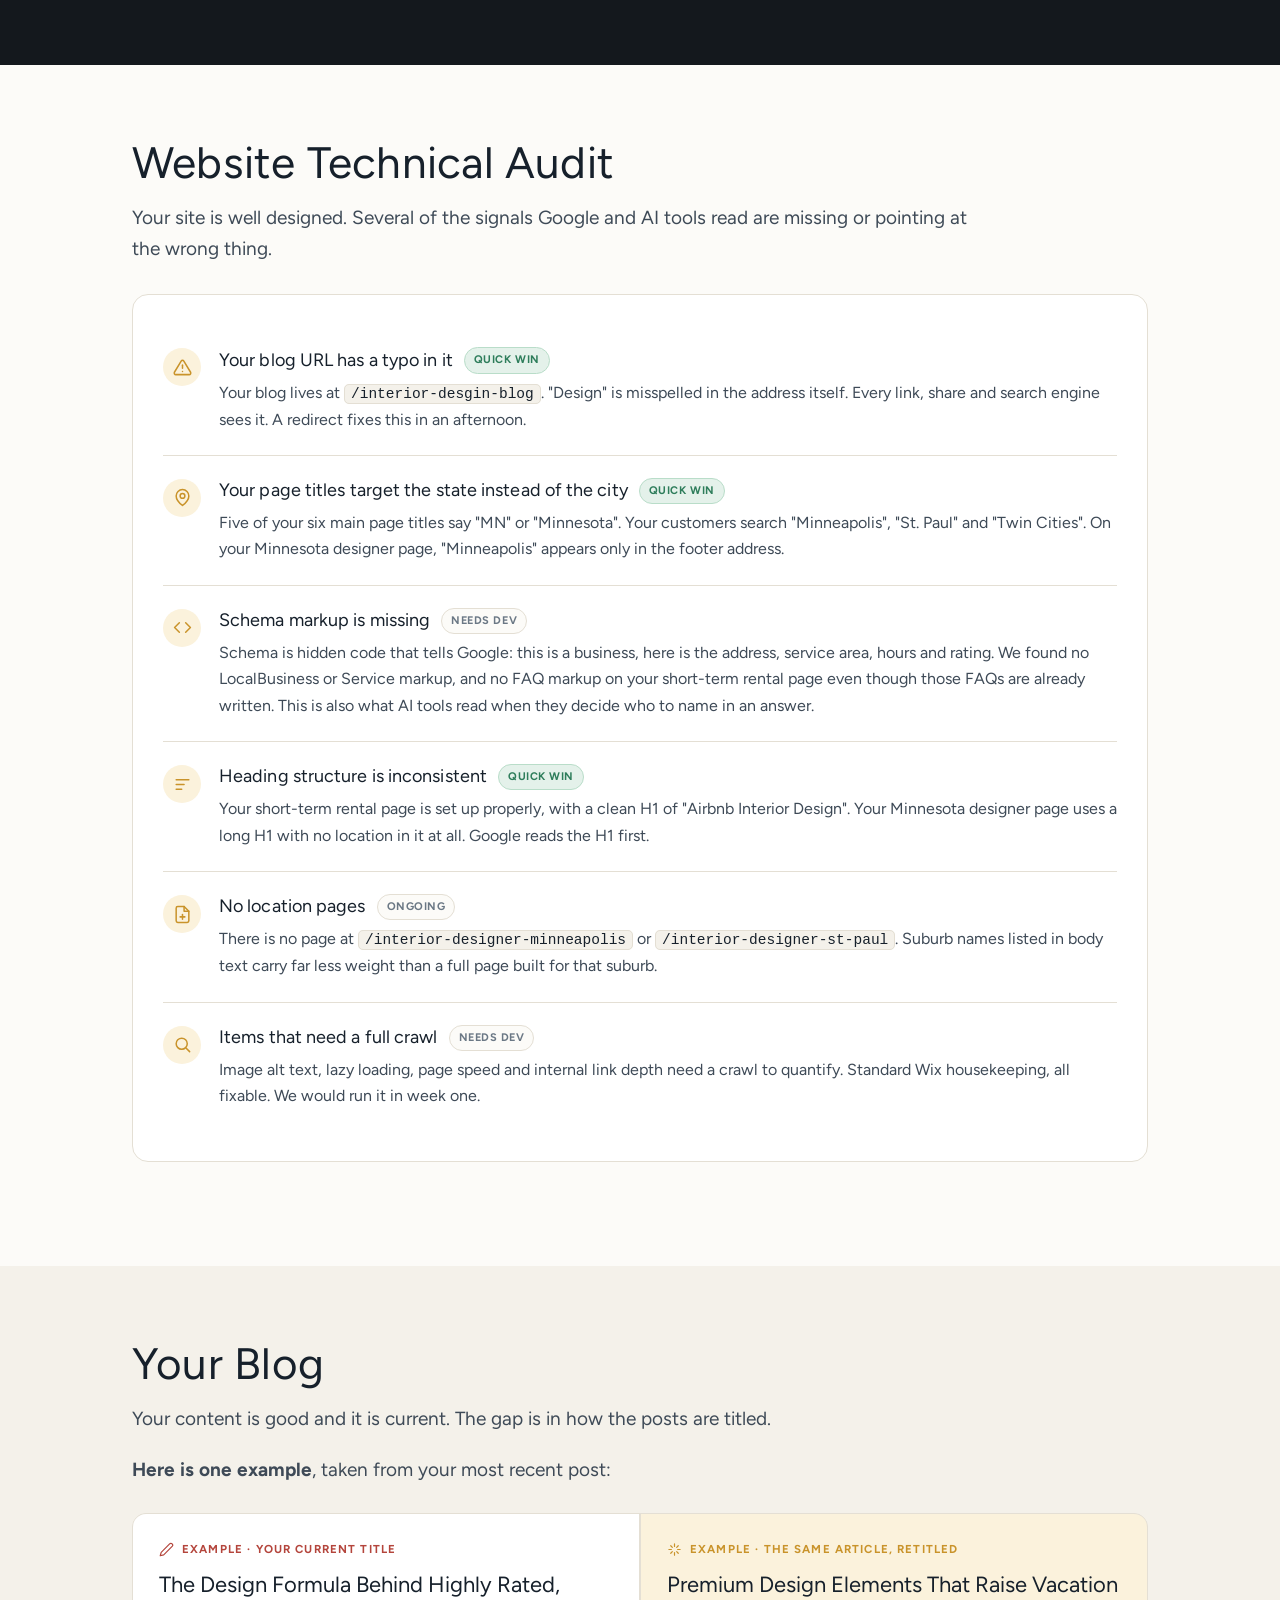
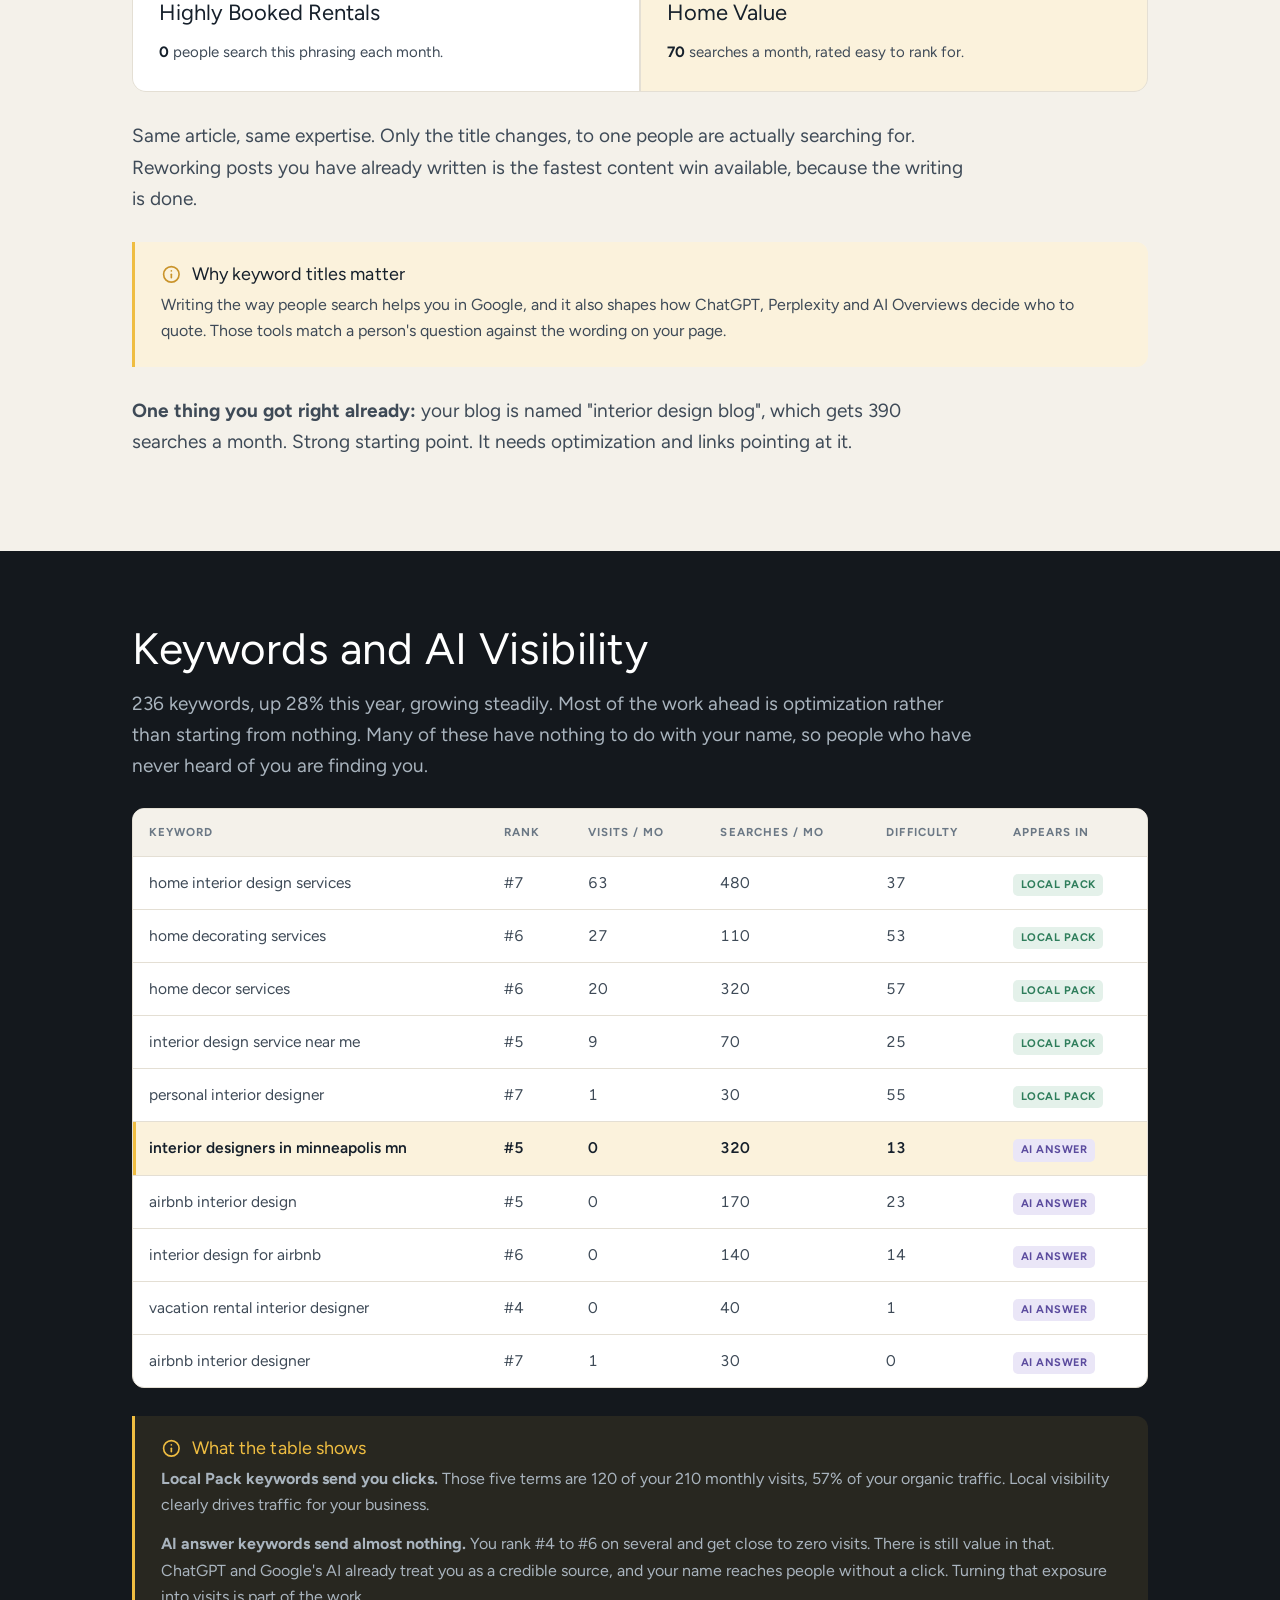
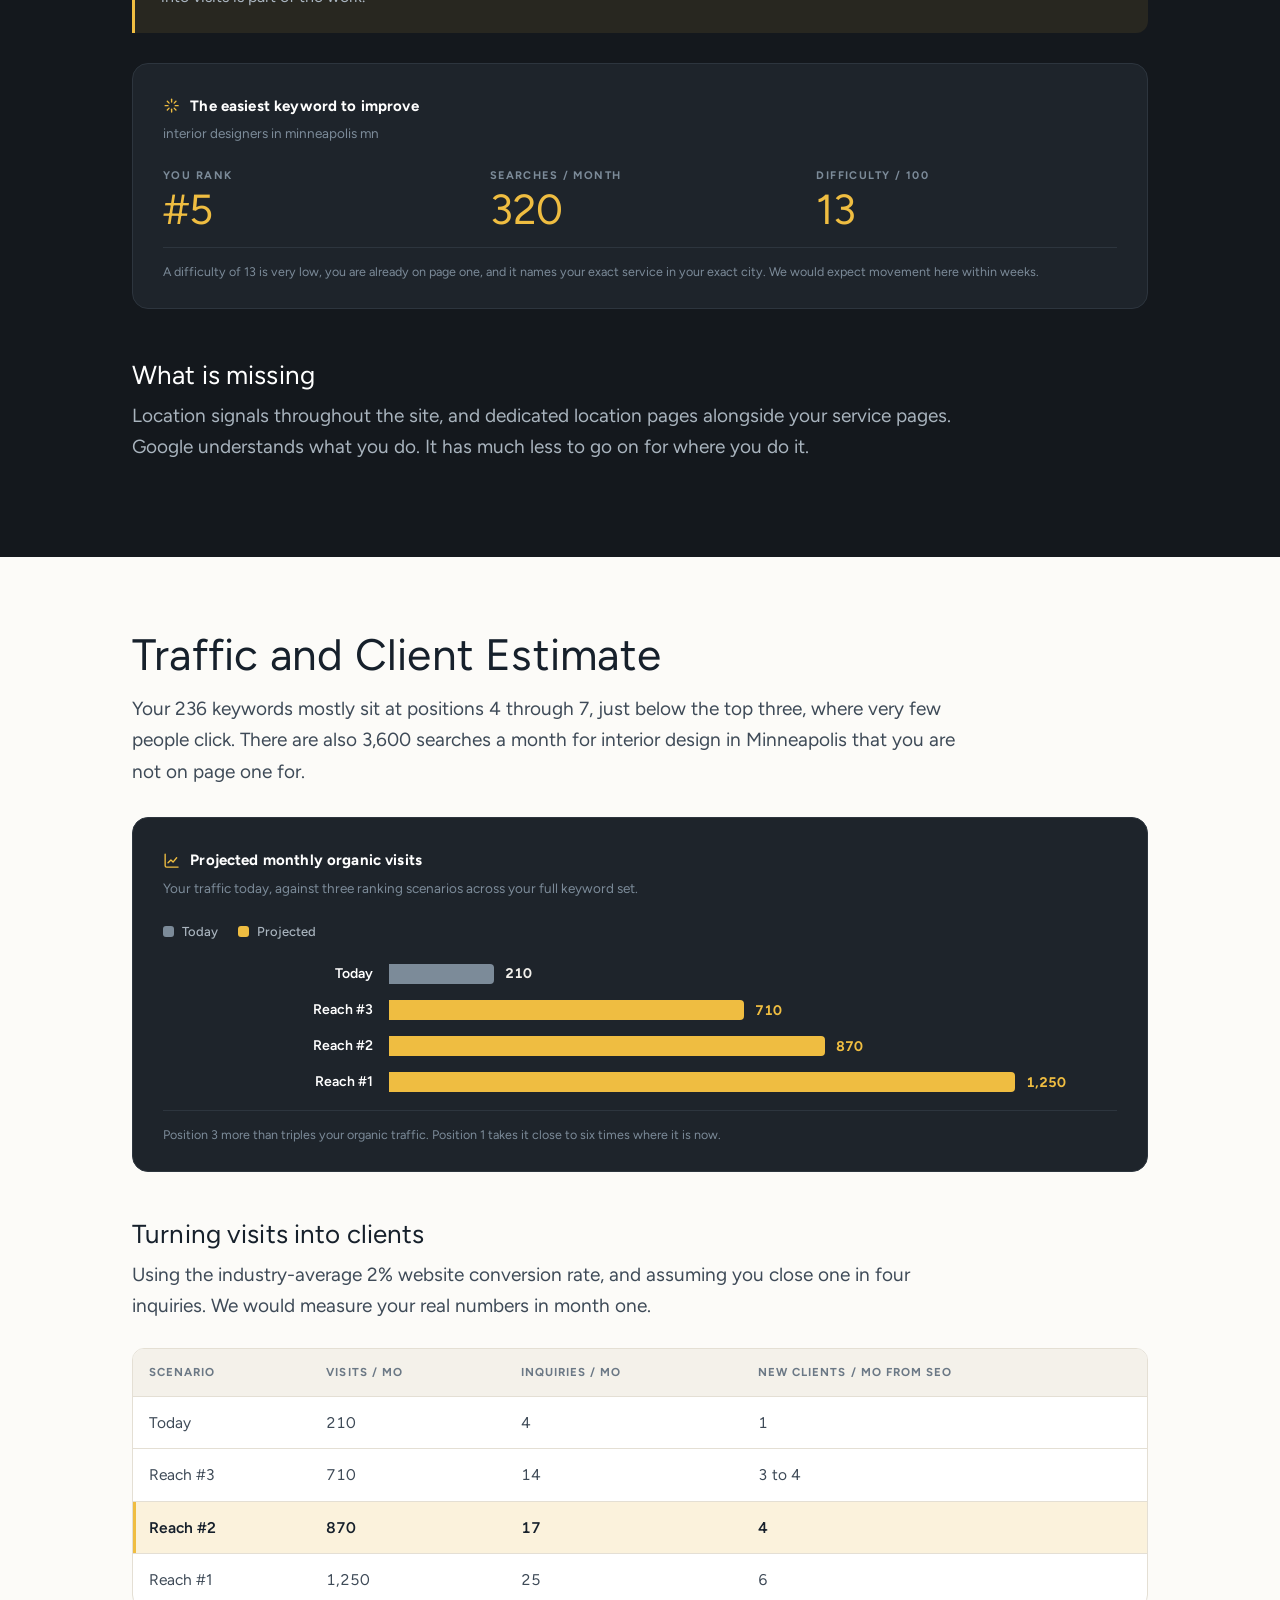
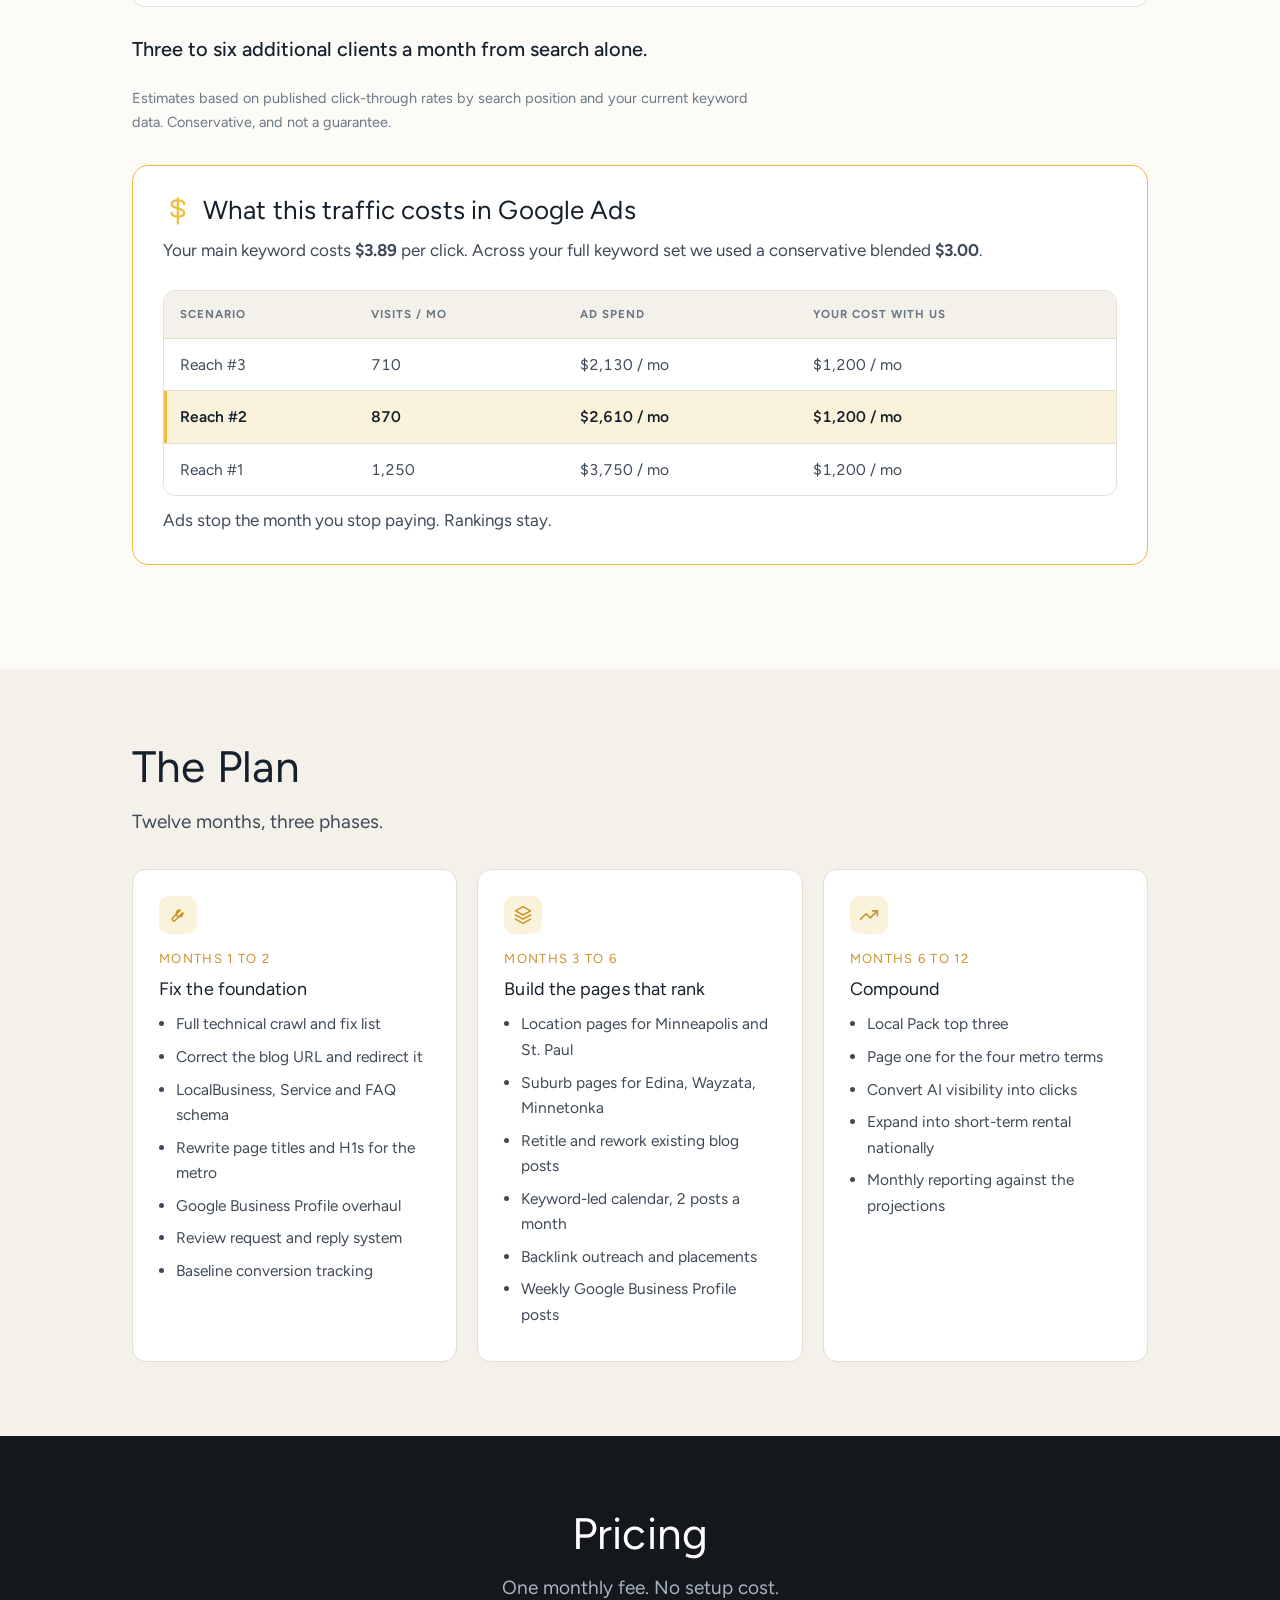
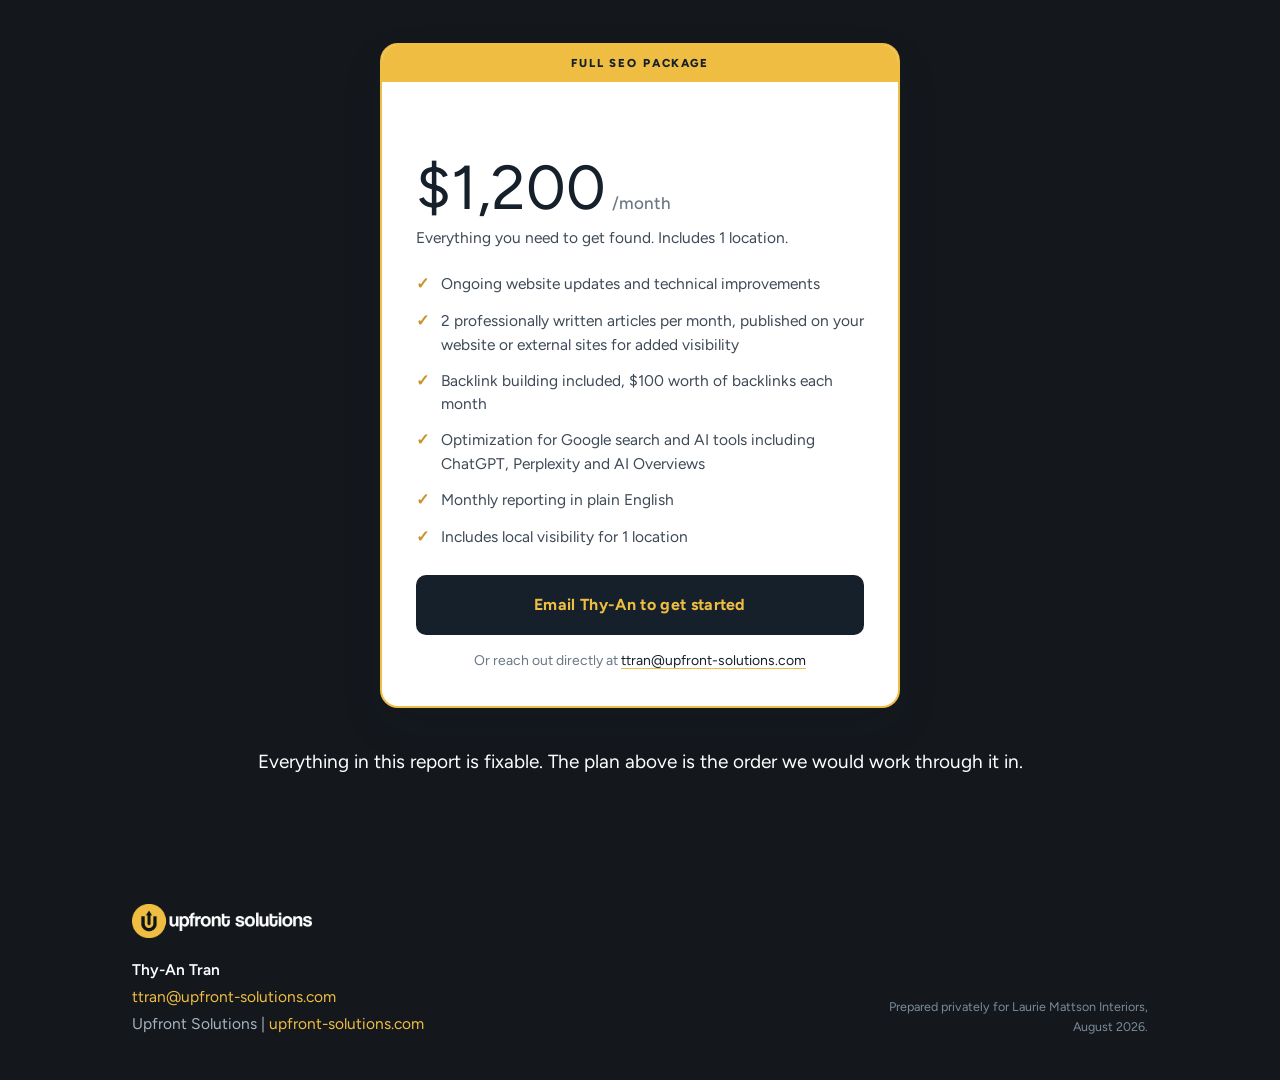
<file: free-audit/lauriemattsoninteriors.html>
<!DOCTYPE html>
<html lang="en">
<head>
<meta charset="utf-8">
<meta name="viewport" content="width=device-width, initial-scale=1">
<meta name="robots" content="noindex, nofollow, noarchive, nosnippet, noimageindex, notranslate">
<meta name="googlebot" content="noindex, nofollow, noarchive, nosnippet">
<meta name="bingbot" content="noindex, nofollow, noarchive, nosnippet">
<meta name="referrer" content="no-referrer">
<title>Free SEO Audit | Laurie Mattson Interiors | Upfront Solutions</title>
<meta name="description" content="Private SEO audit prepared for Laurie Mattson Interiors by Upfront Solutions.">
<link rel="preconnect" href="https://fonts.googleapis.com">
<link rel="preconnect" href="https://fonts.gstatic.com" crossorigin>
<link href="https://fonts.googleapis.com/css2?family=Figtree:wght@300;400;500;600;700;800&display=swap" rel="stylesheet">
<link href="https://fonts.cdnfonts.com/css/coolvetica" rel="stylesheet">
<style>
:root{
  --gold:#EFBD41;
  --gold-deep:#C9932A;
  --gold-soft:#FBF2DC;
  --ink:#16202B;
  --ink-2:#3E4A57;
  --ink-3:#6B7885;
  --surface:#FCFBF8;
  --surface-2:#F4F1EA;
  --line:#E4DFD4;
  --dark:#14181D;
  --dark-2:#1E242B;
  --dark-line:#2D353E;
  --slate:#7C8B99;
  --on-dark:#F2F0EB;
  --on-dark-2:#A9B4BE;
  --good:#2E7D5B;
  --warn:#B8791E;
  --bad:#B4453C;
  --maxw:1080px;
}
*{box-sizing:border-box}
html{scroll-behavior:smooth}
body{
  margin:0;background:var(--surface);color:var(--ink);
  font-family:'Figtree',-apple-system,BlinkMacSystemFont,'Segoe UI',Helvetica,Arial,sans-serif;
  font-size:17px;line-height:1.65;font-weight:400;
  -webkit-font-smoothing:antialiased;
}
h1,h2,h3,h4,.display{
  font-family:'Coolvetica','Figtree',-apple-system,'Helvetica Neue',Arial,sans-serif;
  font-weight:400;letter-spacing:.005em;line-height:1.1;margin:0;
}
p{margin:0 0 1.05em}
a{color:var(--ink);text-decoration-color:var(--gold);text-underline-offset:3px}
.wrap{max-width:var(--maxw);margin:0 auto;padding:0 32px}
section{padding:74px 0}
.dark{background:var(--dark);color:var(--on-dark)}
.dark h1,.dark h2,.dark h3,.dark h4{color:#fff}
.dark p{color:var(--on-dark-2)}
.tint{background:var(--surface-2)}

/* ---------- section headers ---------- */
.eyebrow{
  font-family:'Figtree',sans-serif;font-size:12px;font-weight:700;letter-spacing:.16em;
  text-transform:uppercase;color:var(--gold-deep);margin:0 0 14px;display:flex;align-items:center;gap:10px;
}
.dark .eyebrow{color:var(--gold)}
.eyebrow::before{content:"";width:26px;height:2px;background:var(--gold);display:block;flex:none}
h2{font-size:clamp(30px,4.2vw,44px);margin-bottom:14px}
h3{font-size:clamp(21px,2.6vw,26px);margin-bottom:10px}
h4{font-size:18px;margin-bottom:6px}
.lede{font-size:19px;color:var(--ink-2);max-width:70ch}
.dark .lede{color:var(--on-dark-2)}

/* ---------- hero ---------- */
.hero{padding:56px 0 78px;background:var(--dark);position:relative;overflow:hidden}
.hero::after{
  content:"";position:absolute;right:-160px;top:-160px;width:520px;height:520px;border-radius:50%;
  background:radial-gradient(circle,rgba(239,189,65,.16),rgba(239,189,65,0) 66%);pointer-events:none;
}
.hero-logo{height:44px;width:auto;display:block;margin-bottom:56px}
.hero h1{font-size:clamp(38px,6.2vw,68px);color:#fff;max-width:17ch;margin-bottom:22px}
.hero h1 em{font-style:normal;color:var(--gold)}
.hero .sub{font-size:20px;color:var(--on-dark-2);max-width:60ch;margin-bottom:34px}
.meta-row{display:flex;flex-wrap:wrap;gap:34px;padding-top:26px;border-top:1px solid var(--dark-line);position:relative;z-index:1}
.meta-row div{min-width:130px}
.meta-k{font-size:11px;letter-spacing:.13em;text-transform:uppercase;color:var(--slate);font-weight:700;margin-bottom:3px}
.meta-v{font-size:16px;color:var(--on-dark);font-weight:500}
.private-tag{
  display:inline-flex;align-items:center;gap:8px;font-size:12px;font-weight:600;letter-spacing:.06em;
  text-transform:uppercase;color:var(--gold);border:1px solid rgba(239,189,65,.42);
  border-radius:100px;padding:6px 14px;margin-bottom:26px;
}
.private-tag::before{content:"";width:6px;height:6px;border-radius:50%;background:var(--gold)}

/* ---------- scorecard ---------- */
.kpis{display:grid;grid-template-columns:repeat(3,1fr);gap:2px;background:var(--line);border:1px solid var(--line);border-radius:14px;overflow:hidden}
.kpi{background:var(--surface);padding:24px 22px 22px}
.kpi .k-label{font-size:12.5px;font-weight:600;letter-spacing:.05em;text-transform:uppercase;color:var(--ink-3);margin-bottom:9px}
.kpi .k-val{font-family:'Coolvetica','Figtree',sans-serif;font-size:40px;line-height:1;color:var(--ink);margin-bottom:8px}
.kpi .k-val.sm{font-size:29px}
.kpi .k-note{font-size:14.5px;color:var(--ink-2);line-height:1.45}
.pill{display:inline-block;font-size:11.5px;font-weight:700;letter-spacing:.05em;text-transform:uppercase;padding:3px 9px;border-radius:100px;margin-bottom:9px}
.pill.g{background:#E4F1EA;color:var(--good)}
.pill.y{background:#FBF0DA;color:var(--warn)}
.pill.r{background:#F8E6E4;color:var(--bad)}

/* ---------- charts ---------- */
.panel{background:var(--dark-2);border:1px solid var(--dark-line);border-radius:16px;padding:30px 30px 26px;margin:30px 0}
.light-panel{background:#fff;border:1px solid var(--line);border-radius:16px;padding:30px;margin:30px 0}
.chart-title{font-family:'Figtree',sans-serif;font-size:15px;font-weight:700;color:#fff;margin-bottom:4px;letter-spacing:.01em}
.chart-sub{font-size:13.5px;color:var(--slate);margin-bottom:22px}
.legend{display:flex;gap:20px;margin-bottom:20px;flex-wrap:wrap}
.legend span{display:flex;align-items:center;gap:8px;font-size:13px;color:var(--on-dark-2);font-weight:500}
.swatch{width:11px;height:11px;border-radius:3px;flex:none}
.bar-row{display:grid;grid-template-columns:minmax(120px,210px) 1fr;gap:16px;align-items:center;margin-bottom:13px}
.bar-label{font-size:14px;color:var(--on-dark-2);text-align:right;line-height:1.3}
.bar-label b{color:#fff;font-weight:600}
.bar-track{display:flex;align-items:center;gap:11px}
.bar{height:20px;border-radius:0 4px 4px 0;background:var(--slate);flex:none;min-width:3px}
.bar.me{background:var(--gold)}
.bar-val{font-size:14px;white-space:nowrap;flex:none;font-weight:700;color:var(--on-dark);font-variant-numeric:tabular-nums}
.bar.me + .bar-val{color:var(--gold)}
.axis-note{font-size:12.5px;color:var(--slate);margin-top:16px;padding-top:14px;border-top:1px solid var(--dark-line)}

/* ---------- explainer ---------- */
.explain{
  background:var(--gold-soft);border-left:3px solid var(--gold);border-radius:0 12px 12px 0;
  padding:22px 26px;margin:28px 0;
}
.explain h4{color:var(--ink);margin-bottom:7px}
.explain p{color:var(--ink-2);margin-bottom:0;font-size:16px}
.explain p + p{margin-top:.8em}
.dark .explain{background:rgba(239,189,65,.09);border-left-color:var(--gold)}
.dark .explain h4{color:var(--gold)}
.dark .explain p{color:var(--on-dark-2)}

/* ---------- tables ---------- */
.tbl-wrap{overflow-x:auto;margin:26px 0;border:1px solid var(--line);border-radius:12px;background:#fff}
table{width:100%;border-collapse:collapse;font-size:15.5px}
th{
  text-align:left;font-family:'Figtree',sans-serif;font-size:11.5px;font-weight:700;letter-spacing:.09em;
  text-transform:uppercase;color:var(--ink-3);padding:14px 16px;background:var(--surface-2);
  border-bottom:1px solid var(--line);white-space:nowrap;
}
td{padding:13px 16px;border-bottom:1px solid var(--line);color:var(--ink-2);vertical-align:top}
tr:last-child td{border-bottom:none}
td.num{font-variant-numeric:tabular-nums;white-space:nowrap}
tr.me td{background:var(--gold-soft);color:var(--ink);font-weight:600}
tr.me td:first-child{box-shadow:inset 3px 0 0 var(--gold)}
.tag{display:inline-block;font-size:11px;font-weight:700;letter-spacing:.04em;text-transform:uppercase;padding:2px 8px;border-radius:5px;white-space:nowrap}
.tag.ai{background:#EAE6F7;color:#5B4B9E}
.tag.local{background:#E4F1EA;color:var(--good)}

/* ---------- findings ---------- */
.finding{display:grid;grid-template-columns:auto 1fr;gap:18px;padding:22px 0;border-bottom:1px solid var(--line)}
.finding:last-of-type{border-bottom:none}
.f-num{
  font-family:'Coolvetica','Figtree',sans-serif;font-size:15px;color:var(--gold-deep);
  background:var(--gold-soft);width:34px;height:34px;border-radius:50%;
  display:flex;align-items:center;justify-content:center;flex:none;margin-top:2px;
}
.finding p{margin-bottom:0;color:var(--ink-2);font-size:16px}
.f-head{display:flex;align-items:center;gap:11px;flex-wrap:wrap;margin-bottom:6px}
.f-head h4{margin:0}
.effort{font-size:11px;font-weight:700;letter-spacing:.05em;text-transform:uppercase;padding:3px 9px;border-radius:100px;border:1px solid var(--line);color:var(--ink-3);background:var(--surface)}
.effort.quick{border-color:#B9DDC9;background:#E4F1EA;color:var(--good)}
code{background:var(--surface-2);border:1px solid var(--line);border-radius:5px;padding:1px 6px;font-size:14.5px;font-family:ui-monospace,'SF Mono',Menlo,monospace;color:var(--ink)}

/* ---------- before / after ---------- */
.ba{display:grid;grid-template-columns:1fr 1fr;gap:2px;background:var(--line);border:1px solid var(--line);border-radius:14px;overflow:hidden;margin:28px 0}
.ba > div{background:#fff;padding:26px}
.ba .t{font-size:11.5px;font-weight:700;letter-spacing:.1em;text-transform:uppercase;margin-bottom:12px}
.ba .before .t{color:var(--bad)}
.ba .after{background:var(--gold-soft)}
.ba .after .t{color:var(--gold-deep)}
.ba .q{font-family:'Coolvetica','Figtree',sans-serif;font-size:22px;line-height:1.25;color:var(--ink);margin-bottom:14px}
.ba .r{font-size:15px;color:var(--ink-2);margin:0}
.ba .r b{color:var(--ink)}

/* ---------- math ---------- */
.math{background:#fff;border:1px solid var(--line);border-radius:14px;padding:28px 30px;margin:28px 0}
.math h4{margin-bottom:16px}
.math ol{margin:0;padding-left:20px;color:var(--ink-2)}
.math li{margin-bottom:11px;padding-left:4px}
.math li:last-child{margin-bottom:0}
.math b{color:var(--ink)}
.hero-num{
  font-family:'Coolvetica','Figtree',sans-serif;font-size:clamp(44px,7vw,72px);line-height:1;color:var(--ink);margin:6px 0 8px;
}
.dark .hero-num{color:var(--gold)}

/* ---------- plan ---------- */
.phases{display:grid;grid-template-columns:repeat(3,1fr);gap:20px;margin-top:32px}
.phase{background:#fff;border:1px solid var(--line);border-radius:14px;padding:26px;position:relative}
.phase .pn{font-family:'Coolvetica','Figtree',sans-serif;font-size:13px;letter-spacing:.1em;text-transform:uppercase;color:var(--gold-deep);margin-bottom:10px}
.phase h4{margin-bottom:12px}
.phase ul{margin:0;padding-left:17px;color:var(--ink-2);font-size:15.5px}
.phase li{margin-bottom:7px}

/* ---------- quote ---------- */
.quote-card{
  background:#fff;border:2px solid var(--gold);border-radius:18px;padding:0;overflow:hidden;
  max-width:520px;margin:0 auto;box-shadow:0 18px 44px rgba(22,32,43,.09);
}
.quote-flag{background:var(--gold);color:var(--ink);text-align:center;font-family:'Figtree',sans-serif;font-size:11.5px;font-weight:800;letter-spacing:.16em;text-transform:uppercase;padding:9px}
.quote-body{padding:32px 34px 34px}
.quote-body h3{margin-bottom:14px}
.price{display:flex;align-items:baseline;gap:6px;margin-bottom:6px}
.price .amt{font-family:'Coolvetica','Figtree',sans-serif;font-size:62px;line-height:1;color:var(--ink)}
.price .per{font-size:17px;color:var(--ink-3);font-weight:500}
.quote-body .inc{font-size:15.5px;color:var(--ink-2);margin-bottom:22px}
.checks{list-style:none;margin:0 0 26px;padding:0}
.checks li{display:grid;grid-template-columns:auto 1fr;gap:12px;font-size:15.5px;color:var(--ink-2);margin-bottom:13px;line-height:1.5}
.checks li::before{content:"✓";color:var(--gold-deep);font-weight:800;font-size:16px;line-height:1.5}
.btn{
  display:block;text-align:center;background:var(--ink);color:var(--gold);
  font-family:'Figtree',sans-serif;font-weight:700;font-size:16px;letter-spacing:.02em;
  padding:17px;border-radius:10px;text-decoration:none;transition:background .18s;
}
.btn:hover{background:#000}

/* ---------- footer ---------- */
footer{background:var(--dark);color:var(--on-dark-2);padding:52px 0 44px}
.foot-grid{display:flex;justify-content:space-between;align-items:flex-end;gap:34px;flex-wrap:wrap}
.foot-logo{height:34px;width:auto;margin-bottom:18px;display:block}
footer .contact{font-size:15.5px;line-height:1.75;color:var(--on-dark-2)}
footer .contact b{color:#fff;font-weight:600}
footer a{color:var(--gold);text-decoration:none}
footer a:hover{text-decoration:underline}
.foot-note{font-size:12.5px;color:var(--slate);max-width:34ch;text-align:right;line-height:1.6}

@media(max-width:860px){
  .kpis{grid-template-columns:repeat(2,1fr)}
  .phases{grid-template-columns:1fr}
  .ba{grid-template-columns:1fr}
  .foot-grid{flex-direction:column;align-items:flex-start}
  .foot-note{text-align:left}
}
@media(max-width:620px){
  body{font-size:16px}
  .wrap{padding:0 20px}
  section{padding:52px 0}
  .kpis{grid-template-columns:1fr}
  .bar-row{grid-template-columns:1fr;gap:5px}
  .bar-label{text-align:left}
  .meta-row{gap:20px}
}
@media print{
  body{font-size:12px}
  section{padding:26px 0;break-inside:avoid}
  .panel,.light-panel,.math,.phase,.quote-card{break-inside:avoid}
  .hero::after{display:none}
}

.hero h1{font-size:clamp(30px,4.6vw,50px);color:#fff;max-width:none;margin-bottom:10px;word-break:break-word}
.hero-kicker{font-family:'Coolvetica','Figtree',sans-serif;font-size:clamp(20px,2.6vw,28px);color:var(--gold);margin-bottom:22px;line-height:1.2}
.hero-logo{margin-bottom:48px}
.ic{width:1em;height:1em;flex:none;fill:none;stroke:currentColor;stroke-width:1.9;stroke-linecap:round;stroke-linejoin:round;vertical-align:-.12em}
.chart-title,.explain h4,.light-panel h3{display:flex;align-items:center;gap:10px}
.chart-title .ic,.explain h4 .ic,.light-panel h3 .ic{color:var(--gold);font-size:1.15em}
.explain h4 .ic{color:var(--gold-deep)}
.dark .explain h4 .ic{color:var(--gold)}
.k-top{display:flex;align-items:center;justify-content:space-between;gap:10px;margin-bottom:11px}
.k-top .ic{font-size:21px;color:var(--gold-deep)}
.k-top .pill{margin-bottom:0}
.f-ic{width:38px;height:38px;border-radius:50%;background:var(--gold-soft);color:var(--gold-deep);display:flex;align-items:center;justify-content:center;flex:none;margin-top:1px}
.f-ic .ic{font-size:19px}
.ba .t{display:flex;align-items:center;gap:8px}
.ba .t .ic{font-size:15px}
.p-ic{width:38px;height:38px;border-radius:10px;background:var(--gold-soft);color:var(--gold-deep);display:flex;align-items:center;justify-content:center;margin-bottom:14px}
.p-ic .ic{font-size:20px}
.headline-box{background:var(--dark);border-radius:18px;padding:34px 36px 30px;margin-top:34px;border:1px solid var(--dark-line)}
.hb-eye{display:flex;align-items:center;gap:9px;font-size:11.5px;font-weight:700;letter-spacing:.14em;text-transform:uppercase;color:var(--gold);margin-bottom:16px}
.hb-eye .ic{font-size:16px}
.hb-big{font-family:'Coolvetica','Figtree',sans-serif;font-size:clamp(32px,5vw,52px);line-height:1.08;color:#fff;margin-bottom:28px}
.hb-grid{display:grid;grid-template-columns:repeat(3,1fr);gap:2px;background:var(--dark-line);border:1px solid var(--dark-line);border-radius:12px;overflow:hidden}
.hb-grid > div{background:var(--dark-2);padding:20px 22px}
.hb-k{font-size:11.5px;font-weight:700;letter-spacing:.09em;text-transform:uppercase;color:var(--slate);margin-bottom:9px;line-height:1.4}
.hb-v{font-family:'Coolvetica','Figtree',sans-serif;font-size:30px;line-height:1;color:var(--gold)}
.hb-v span{color:var(--slate);margin:0 4px}
.hb-note{font-size:13.5px;color:var(--slate);margin:16px 0 0}
.tri{display:grid;grid-template-columns:repeat(3,1fr);gap:26px;margin-top:8px}
.tri .hero-num{font-size:42px;margin:4px 0 0}
h2{margin-top:0}
@media(max-width:720px){.hb-grid{grid-template-columns:1fr}.tri{grid-template-columns:1fr;gap:16px}}
</style>
</head>
<body>

<svg width="0" height="0" style="position:absolute" aria-hidden="true"><defs>
<g id="i-gauge"><path d="M12 14l4-4"/><path d="M3.5 18a9 9 0 1 1 17 0"/></g>
<g id="i-trend"><polyline points="22 7 13.5 15.5 8.5 10.5 2 17"/><polyline points="16 7 22 7 22 13"/></g>
<g id="i-key"><circle cx="7.5" cy="15.5" r="4.5"/><path d="M10.7 12.3 21 2"/><path d="M17 6l3 3"/></g>
<g id="i-pin"><path d="M20 10c0 6-8 12-8 12s-8-6-8-12a8 8 0 0 1 16 0Z"/><circle cx="12" cy="10" r="3"/></g>
<g id="i-search"><circle cx="11" cy="11" r="7"/><path d="m21 21-4.3-4.3"/></g>
<g id="i-link"><path d="M10 13a5 5 0 0 0 7.5.5l3-3a5 5 0 0 0-7-7l-1.8 1.7"/><path d="M14 11a5 5 0 0 0-7.5-.5l-3 3a5 5 0 0 0 7 7l1.8-1.7"/></g>
<g id="i-alert"><path d="M10.3 3.9 1.8 18a2 2 0 0 0 1.7 3h17a2 2 0 0 0 1.7-3L13.7 3.9a2 2 0 0 0-3.4 0Z"/><path d="M12 9v4"/><path d="M12 17h.01"/></g>
<g id="i-info"><circle cx="12" cy="12" r="9"/><path d="M12 16v-4"/><path d="M12 8h.01"/></g>
<g id="i-code"><path d="m16 18 6-6-6-6"/><path d="m8 6-6 6 6 6"/></g>
<g id="i-head"><path d="M4 6h16"/><path d="M4 12h10"/><path d="M4 18h7"/></g>
<g id="i-page"><path d="M14 2H6a2 2 0 0 0-2 2v16a2 2 0 0 0 2 2h12a2 2 0 0 0 2-2V8Z"/><path d="M14 2v6h6"/><path d="M12 12v6"/><path d="M9 15h6"/></g>
<g id="i-wrench"><path d="M14.7 6.3a4 4 0 1 0 3 3l-9 9a2.1 2.1 0 1 1-3-3Z"/></g>
<g id="i-layers"><path d="m12 2 9 5-9 5-9-5 9-5Z"/><path d="m3 12 9 5 9-5"/><path d="m3 17 9 5 9-5"/></g>
<g id="i-chart"><path d="M3 3v16a2 2 0 0 0 2 2h16"/><path d="M7 15l4-4 3 3 5-6"/></g>
<g id="i-dollar"><path d="M12 2v20"/><path d="M17 6.5C17 4.6 14.8 3.5 12 3.5S7 4.6 7 6.5s2 2.8 5 3.5 5 1.6 5 3.5-2.2 3-5 3-5-1.1-5-3"/></g>
<g id="i-pen"><path d="M17 3a2.8 2.8 0 1 1 4 4L7.5 20.5 2 22l1.5-5.5Z"/></g>
<g id="i-spark"><path d="M12 3v4"/><path d="M12 17v4"/><path d="M3 12h4"/><path d="M17 12h4"/><path d="m6 6 2.5 2.5"/><path d="m15.5 15.5 2.5 2.5"/><path d="m18 6-2.5 2.5"/><path d="m8.5 15.5-2.5 2.5"/></g>
</defs></svg>

<!-- ============ HERO ============ -->
<header class="hero">
  <div class="wrap">
    <img class="hero-logo" src="[data-uri]" alt="upfront solutions">
    <h1>lauriemattsoninteriors.com</h1>
    <div class="hero-kicker">Free SEO and Website Audit</div>
    <p class="sub">How your website performs in Google search, how you compare to other Twin Cities interior designers, and what to fix.</p>
    <div class="meta-row">
      <div><div class="meta-k">Prepared for</div><div class="meta-v">Laurie Mattson Interiors</div></div>
      <div><div class="meta-k">Market</div><div class="meta-v">Minneapolis &amp; St. Paul</div></div>
      <div><div class="meta-k">Date</div><div class="meta-v">August 2026</div></div>
      <div><div class="meta-k">Prepared by</div><div class="meta-v">Upfront Solutions</div></div>
    </div>
  </div>
</header>

<!-- ============ SUMMARY ============ -->
<section>
  <div class="wrap">
    <h2>Summary</h2>
    <p class="lede">Where your website stands today.</p>

    <div class="kpis">
      <div class="kpi">
        <div class="k-top"><svg class="ic" viewBox="0 0 24 24"><use href="#i-gauge"/></svg><span class="pill y">Close to competition</span></div>
        <div class="k-label">Domain Rating</div>
        <div class="k-val">12</div>
        <div class="k-note">The #1 site in your market sits at 14. You are two points behind.</div>
      </div>
      <div class="kpi">
        <div class="k-top"><svg class="ic" viewBox="0 0 24 24"><use href="#i-trend"/></svg><span class="pill y">Growing</span></div>
        <div class="k-label">Organic visits / month</div>
        <div class="k-val">210</div>
        <div class="k-note">Up 233% this year. Still small for a market this size.</div>
      </div>
      <div class="kpi">
        <div class="k-top"><svg class="ic" viewBox="0 0 24 24"><use href="#i-key"/></svg><span class="pill y">Growing</span></div>
        <div class="k-label">Keywords ranking</div>
        <div class="k-val">236</div>
        <div class="k-note">Up 28% this year, which is good. Most are not your name.</div>
      </div>
      <div class="kpi">
        <div class="k-top"><svg class="ic" viewBox="0 0 24 24"><use href="#i-pin"/></svg><span class="pill r">Needs improvement</span></div>
        <div class="k-label">Google Local Pack</div>
        <div class="k-val">#8</div>
        <div class="k-note">27 reviews, more than the business sitting at #3.</div>
      </div>
      <div class="kpi">
        <div class="k-top"><svg class="ic" viewBox="0 0 24 24"><use href="#i-search"/></svg><span class="pill r">Needs improvement</span></div>
        <div class="k-label">Page 1 for "interior designer Minneapolis"</div>
        <div class="k-val sm">Not yet</div>
        <div class="k-note">Same for St. Paul, Twin Cities and Minneapolis&ndash;St. Paul.</div>
      </div>
      <div class="kpi">
        <div class="k-top"><svg class="ic" viewBox="0 0 24 24"><use href="#i-link"/></svg><span class="pill y">Needs improvement</span></div>
        <div class="k-label">Backlinks</div>
        <div class="k-val">1K</div>
        <div class="k-note">From 168 domains. Needs to keep growing.</div>
      </div>
    </div>

    <div class="headline-box">
      <div class="hb-eye"><svg class="ic" viewBox="0 0 24 24"><use href="#i-trend"/></svg> What this means</div>
      <div class="hb-big">4x your traffic.<br>4x your new clients.</div>
      <div class="hb-grid">
        <div><div class="hb-k">Monthly visits</div><div class="hb-v">210 <span>&rarr;</span> 870</div></div>
        <div><div class="hb-k">New clients / mo from SEO</div><div class="hb-v">1 <span>&rarr;</span> 4</div></div>
        <div><div class="hb-k">Cost vs. the same traffic in Google Ads</div><div class="hb-v">$1,410 less</div></div>
      </div>
      <p class="hb-note">Based on reaching position 2 for interior design searches in Minneapolis.</p>
    </div>
  </div>
</section>

<!-- ============ GOOGLE RANKINGS ============ -->
<section class="dark">
  <div class="wrap">
    <h2>Google Rankings</h2>
    <p class="lede">You are not on page 1 of Google for the four searches that matter most in your market:</p>
    <p class="lede" style="color:#fff;font-weight:600">interior designer Minneapolis &nbsp;·&nbsp; interior designer st. paul &nbsp;·&nbsp; interior designer twin cities &nbsp;·&nbsp; interior designer Minneapolis&ndash;St. Paul</p>

    <div class="panel">
      <div class="chart-title"><svg class="ic" viewBox="0 0 24 24"><use href="#i-gauge"/></svg> Domain Rating: you against the three sites above you</div>
      <div class="chart-sub">Higher is stronger. Scale runs 0 to 100.</div>
      <div class="legend">
        <span><i class="swatch" style="background:var(--gold)"></i> Laurie Mattson Interiors</span>
        <span><i class="swatch" style="background:var(--slate)"></i> Competitors ranking above you</span>
      </div>
      <div class="bar-row"><div class="bar-label"><b>#2</b> kateroosdesign.com</div><div class="bar-track"><div class="bar" style="width:86%"></div><span class="bar-val">23</span></div></div>
      <div class="bar-row"><div class="bar-label"><b>#1</b> mollyhowedesign.com</div><div class="bar-track"><div class="bar" style="width:52.3%"></div><span class="bar-val">14</span></div></div>
      <div class="bar-row"><div class="bar-label"><b>#3</b> happyplaceinteriors.com</div><div class="bar-track"><div class="bar" style="width:48.6%"></div><span class="bar-val">13</span></div></div>
      <div class="bar-row"><div class="bar-label"><b>You</b> lauriemattsoninteriors.com</div><div class="bar-track"><div class="bar me" style="width:44.9%"></div><span class="bar-val">12</span></div></div>
      <div class="axis-note">The site holding #1 has a Domain Rating of 14. Yours is 12. That is the entire authority gap between you and the top of page one.</div>
    </div>

    <div class="explain">
      <h4><svg class="ic" viewBox="0 0 24 24"><use href="#i-info"/></svg> What is Domain Rating?</h4>
      <p>Your website's credit score, or the SEO juice you have banked. Google uses it to decide how much to trust your site.</p>
      <p>Three things raise it: publishing content regularly, time online, and other websites linking to yours. Links carry the most weight.</p>
    </div>

    <h3 style="margin-top:52px">The Local Pack</h3>
    <div class="explain">
      <h4><svg class="ic" viewBox="0 0 24 24"><use href="#i-info"/></svg> What is the Local Pack?</h4>
      <p>The map box with three businesses that sits above the regular blue links. It takes most of the clicks on a local search and runs on different rules than your website: review count, review recency, distance from the searcher, business category, and how often you post to your Google Business Profile.</p>
    </div>

    <div class="panel">
      <div class="chart-title"><svg class="ic" viewBox="0 0 24 24"><use href="#i-pin"/></svg> Google reviews: the Local Pack top three, and you</div>
      <div class="chart-sub">You currently sit at position #8.</div>
      <div class="legend">
        <span><i class="swatch" style="background:var(--gold)"></i> Laurie Mattson Interiors</span>
        <span><i class="swatch" style="background:var(--slate)"></i> Current Local Pack top 3</span>
      </div>
      <div class="bar-row"><div class="bar-label"><b>Local Pack #1</b></div><div class="bar-track"><div class="bar" style="width:86%"></div><span class="bar-val">161</span></div></div>
      <div class="bar-row"><div class="bar-label"><b>Local Pack #2</b></div><div class="bar-track"><div class="bar" style="width:22.4%"></div><span class="bar-val">42</span></div></div>
      <div class="bar-row"><div class="bar-label"><b>You</b> at position #8</div><div class="bar-track"><div class="bar me" style="width:14.4%"></div><span class="bar-val">27</span></div></div>
      <div class="bar-row"><div class="bar-label"><b>Local Pack #3</b></div><div class="bar-track"><div class="bar" style="width:9.1%"></div><span class="bar-val">17</span></div></div>
      <div class="axis-note">You have 10 more reviews than the business holding third place. What is keeping you at #8 is profile activity and optimization.</div>
    </div>

    <p class="lede" style="font-size:20px;color:#fff">Regular posting, a review request system, replies to every review, and an optimized profile put a top three placement within reach in 6 to 12 months.</p>
  </div>
</section>

<!-- ============ TECHNICAL ============ -->
<section>
  <div class="wrap">
    <h2>Website Technical Audit</h2>
    <p class="lede">Your site is well designed. Several of the signals Google and AI tools read are missing or pointing at the wrong thing.</p>

    <div class="light-panel">
      <div class="finding">
        <div class="f-ic"><svg class="ic" viewBox="0 0 24 24"><use href="#i-alert"/></svg></div>
        <div>
          <div class="f-head"><h4>Your blog URL has a typo in it</h4><span class="effort quick">Quick win</span></div>
          <p>Your blog lives at <code>/interior-desgin-blog</code>. "Design" is misspelled in the address itself. Every link, share and search engine sees it. A redirect fixes this in an afternoon.</p>
        </div>
      </div>

      <div class="finding">
        <div class="f-ic"><svg class="ic" viewBox="0 0 24 24"><use href="#i-pin"/></svg></div>
        <div>
          <div class="f-head"><h4>Your page titles target the state instead of the city</h4><span class="effort quick">Quick win</span></div>
          <p>Five of your six main page titles say "MN" or "Minnesota". Your customers search "Minneapolis", "St. Paul" and "Twin Cities". On your Minnesota designer page, "Minneapolis" appears only in the footer address.</p>
        </div>
      </div>

      <div class="finding">
        <div class="f-ic"><svg class="ic" viewBox="0 0 24 24"><use href="#i-code"/></svg></div>
        <div>
          <div class="f-head"><h4>Schema markup is missing</h4><span class="effort">Needs dev</span></div>
          <p>Schema is hidden code that tells Google: this is a business, here is the address, service area, hours and rating. We found no LocalBusiness or Service markup, and no FAQ markup on your short-term rental page even though those FAQs are already written. This is also what AI tools read when they decide who to name in an answer.</p>
        </div>
      </div>

      <div class="finding">
        <div class="f-ic"><svg class="ic" viewBox="0 0 24 24"><use href="#i-head"/></svg></div>
        <div>
          <div class="f-head"><h4>Heading structure is inconsistent</h4><span class="effort quick">Quick win</span></div>
          <p>Your short-term rental page is set up properly, with a clean H1 of "Airbnb Interior Design". Your Minnesota designer page uses a long H1 with no location in it at all. Google reads the H1 first.</p>
        </div>
      </div>

      <div class="finding">
        <div class="f-ic"><svg class="ic" viewBox="0 0 24 24"><use href="#i-page"/></svg></div>
        <div>
          <div class="f-head"><h4>No location pages</h4><span class="effort">Ongoing</span></div>
          <p>There is no page at <code>/interior-designer-minneapolis</code> or <code>/interior-designer-st-paul</code>. Suburb names listed in body text carry far less weight than a full page built for that suburb.</p>
        </div>
      </div>

      <div class="finding">
        <div class="f-ic"><svg class="ic" viewBox="0 0 24 24"><use href="#i-search"/></svg></div>
        <div>
          <div class="f-head"><h4>Items that need a full crawl</h4><span class="effort">Needs dev</span></div>
          <p>Image alt text, lazy loading, page speed and internal link depth need a crawl to quantify. Standard Wix housekeeping, all fixable. We would run it in week one.</p>
        </div>
      </div>
    </div>
  </div>
</section>

<!-- ============ BLOGS ============ -->
<section class="tint">
  <div class="wrap">
    <h2>Your Blog</h2>
    <p class="lede">Your content is good and it is current. The gap is in how the posts are titled.</p>
    <p class="lede"><b>Here is one example</b>, taken from your most recent post:</p>

    <div class="ba">
      <div class="before">
        <div class="t"><svg class="ic" viewBox="0 0 24 24"><use href="#i-pen"/></svg> Example &middot; your current title</div>
        <div class="q">The Design Formula Behind Highly Rated, Highly Booked Rentals</div>
        <p class="r"><b>0</b> people search this phrasing each month.</p>
      </div>
      <div class="after">
        <div class="t"><svg class="ic" viewBox="0 0 24 24"><use href="#i-spark"/></svg> Example &middot; the same article, retitled</div>
        <div class="q">Premium Design Elements That Raise Vacation Home Value</div>
        <p class="r"><b>70</b> searches a month, rated easy to rank for.</p>
      </div>
    </div>

    <p class="lede">Same article, same expertise. Only the title changes, to one people are actually searching for. Reworking posts you have already written is the fastest content win available, because the writing is done.</p>

    <div class="explain">
      <h4><svg class="ic" viewBox="0 0 24 24"><use href="#i-info"/></svg> Why keyword titles matter</h4>
      <p>Writing the way people search helps you in Google, and it also shapes how ChatGPT, Perplexity and AI Overviews decide who to quote. Those tools match a person's question against the wording on your page.</p>
    </div>

    <p class="lede"><b>One thing you got right already:</b> your blog is named "interior design blog", which gets 390 searches a month. Strong starting point. It needs optimization and links pointing at it.</p>
  </div>
</section>

<!-- ============ KEYWORDS & AI ============ -->
<section class="dark">
  <div class="wrap">
    <h2>Keywords and AI Visibility</h2>
    <p class="lede">236 keywords, up 28% this year, growing steadily. Most of the work ahead is optimization rather than starting from nothing. Many of these have nothing to do with your name, so people who have never heard of you are finding you.</p>

    <div class="tbl-wrap">
      <table>
        <thead>
          <tr><th>Keyword</th><th>Rank</th><th class="num">Visits / mo</th><th class="num">Searches / mo</th><th class="num">Difficulty</th><th>Appears in</th></tr>
        </thead>
        <tbody>
          <tr><td>home interior design services</td><td class="num">#7</td><td class="num">63</td><td class="num">480</td><td class="num">37</td><td><span class="tag local">Local Pack</span></td></tr>
          <tr><td>home decorating services</td><td class="num">#6</td><td class="num">27</td><td class="num">110</td><td class="num">53</td><td><span class="tag local">Local Pack</span></td></tr>
          <tr><td>home decor services</td><td class="num">#6</td><td class="num">20</td><td class="num">320</td><td class="num">57</td><td><span class="tag local">Local Pack</span></td></tr>
          <tr><td>interior design service near me</td><td class="num">#5</td><td class="num">9</td><td class="num">70</td><td class="num">25</td><td><span class="tag local">Local Pack</span></td></tr>
          <tr><td>personal interior designer</td><td class="num">#7</td><td class="num">1</td><td class="num">30</td><td class="num">55</td><td><span class="tag local">Local Pack</span></td></tr>
          <tr class="me"><td>interior designers in minneapolis mn</td><td class="num">#5</td><td class="num">0</td><td class="num">320</td><td class="num">13</td><td><span class="tag ai">AI answer</span></td></tr>
          <tr><td>airbnb interior design</td><td class="num">#5</td><td class="num">0</td><td class="num">170</td><td class="num">23</td><td><span class="tag ai">AI answer</span></td></tr>
          <tr><td>interior design for airbnb</td><td class="num">#6</td><td class="num">0</td><td class="num">140</td><td class="num">14</td><td><span class="tag ai">AI answer</span></td></tr>
          <tr><td>vacation rental interior designer</td><td class="num">#4</td><td class="num">0</td><td class="num">40</td><td class="num">1</td><td><span class="tag ai">AI answer</span></td></tr>
          <tr><td>airbnb interior designer</td><td class="num">#7</td><td class="num">1</td><td class="num">30</td><td class="num">0</td><td><span class="tag ai">AI answer</span></td></tr>
        </tbody>
      </table>
    </div>

    <div class="explain">
      <h4><svg class="ic" viewBox="0 0 24 24"><use href="#i-info"/></svg> What the table shows</h4>
      <p><b>Local Pack keywords send you clicks.</b> Those five terms are 120 of your 210 monthly visits, 57% of your organic traffic. Local visibility clearly drives traffic for your business.</p>
      <p><b>AI answer keywords send almost nothing.</b> You rank #4 to #6 on several and get close to zero visits. There is still value in that. ChatGPT and Google's AI already treat you as a credible source, and your name reaches people without a click. Turning that exposure into visits is part of the work.</p>
    </div>

    <div class="panel">
      <div class="chart-title"><svg class="ic" viewBox="0 0 24 24"><use href="#i-spark"/></svg> The easiest keyword to improve</div>
      <div class="chart-sub">interior designers in minneapolis mn</div>
      <div class="tri">
        <div><div class="meta-k">You rank</div><div class="hero-num">#5</div></div>
        <div><div class="meta-k">Searches / month</div><div class="hero-num">320</div></div>
        <div><div class="meta-k">Difficulty / 100</div><div class="hero-num">13</div></div>
      </div>
      <div class="axis-note">A difficulty of 13 is very low, you are already on page one, and it names your exact service in your exact city. We would expect movement here within weeks.</div>
    </div>

    <h3 style="margin-top:52px">What is missing</h3>
    <p class="lede">Location signals throughout the site, and dedicated location pages alongside your service pages. Google understands what you do. It has much less to go on for where you do it.</p>
  </div>
</section>

<!-- ============ OPPORTUNITY ============ -->
<section>
  <div class="wrap">
    <h2>Traffic and Client Estimate</h2>
    <p class="lede">Your 236 keywords mostly sit at positions 4 through 7, just below the top three, where very few people click. There are also 3,600 searches a month for interior design in Minneapolis that you are not on page one for.</p>

    <div class="panel">
      <div class="chart-title"><svg class="ic" viewBox="0 0 24 24"><use href="#i-chart"/></svg> Projected monthly organic visits</div>
      <div class="chart-sub">Your traffic today, against three ranking scenarios across your full keyword set.</div>
      <div class="legend">
        <span><i class="swatch" style="background:var(--slate)"></i> Today</span>
        <span><i class="swatch" style="background:var(--gold)"></i> Projected</span>
      </div>
      <div class="bar-row"><div class="bar-label"><b>Today</b></div><div class="bar-track"><div class="bar" style="width:14.4%"></div><span class="bar-val">210</span></div></div>
      <div class="bar-row"><div class="bar-label"><b>Reach #3</b></div><div class="bar-track"><div class="bar me" style="width:48.8%"></div><span class="bar-val">710</span></div></div>
      <div class="bar-row"><div class="bar-label"><b>Reach #2</b></div><div class="bar-track"><div class="bar me" style="width:59.9%"></div><span class="bar-val">870</span></div></div>
      <div class="bar-row"><div class="bar-label"><b>Reach #1</b></div><div class="bar-track"><div class="bar me" style="width:86%"></div><span class="bar-val">1,250</span></div></div>
      <div class="axis-note">Position 3 more than triples your organic traffic. Position 1 takes it close to six times where it is now.</div>
    </div>

    <h3 style="margin-top:48px">Turning visits into clients</h3>
    <p class="lede">Using the industry-average 2% website conversion rate, and assuming you close one in four inquiries. We would measure your real numbers in month one.</p>

    <div class="tbl-wrap">
      <table>
        <thead><tr><th>Scenario</th><th class="num">Visits / mo</th><th class="num">Inquiries / mo</th><th class="num">New clients / mo from SEO</th></tr></thead>
        <tbody>
          <tr><td>Today</td><td class="num">210</td><td class="num">4</td><td class="num">1</td></tr>
          <tr><td>Reach #3</td><td class="num">710</td><td class="num">14</td><td class="num">3 to 4</td></tr>
          <tr class="me"><td>Reach #2</td><td class="num">870</td><td class="num">17</td><td class="num">4</td></tr>
          <tr><td>Reach #1</td><td class="num">1,250</td><td class="num">25</td><td class="num">6</td></tr>
        </tbody>
      </table>
    </div>

    <p class="lede" style="font-size:20px;color:var(--ink);font-weight:500">Three to six additional clients a month from search alone.</p>
    <p style="font-size:14.5px;color:var(--ink-3);max-width:70ch">Estimates based on published click-through rates by search position and your current keyword data. Conservative, and not a guarantee.</p>

    <div class="light-panel" style="border-color:var(--gold)">
      <h3><svg class="ic" viewBox="0 0 24 24"><use href="#i-dollar"/></svg> What this traffic costs in Google Ads</h3>
      <p style="color:var(--ink-2)">Your main keyword costs <b>$3.89</b> per click. Across your full keyword set we used a conservative blended <b>$3.00</b>.</p>
      <div class="tbl-wrap" style="margin-bottom:10px">
        <table>
          <thead><tr><th>Scenario</th><th class="num">Visits / mo</th><th class="num">Ad spend</th><th class="num">Your cost with us</th></tr></thead>
          <tbody>
            <tr><td>Reach #3</td><td class="num">710</td><td class="num">$2,130 / mo</td><td class="num">$1,200 / mo</td></tr>
            <tr class="me"><td>Reach #2</td><td class="num">870</td><td class="num">$2,610 / mo</td><td class="num">$1,200 / mo</td></tr>
            <tr><td>Reach #1</td><td class="num">1,250</td><td class="num">$3,750 / mo</td><td class="num">$1,200 / mo</td></tr>
          </tbody>
        </table>
      </div>
      <p style="color:var(--ink-2);margin-bottom:0">Ads stop the month you stop paying. Rankings stay.</p>
    </div>
  </div>
</section>

<!-- ============ THE PLAN ============ -->
<section class="tint">
  <div class="wrap">
    <h2>The Plan</h2>
    <p class="lede">Twelve months, three phases.</p>

    <div class="phases">
      <div class="phase">
        <div class="p-ic"><svg class="ic" viewBox="0 0 24 24"><use href="#i-wrench"/></svg></div>
        <div class="pn">Months 1 to 2</div>
        <h4>Fix the foundation</h4>
        <ul>
          <li>Full technical crawl and fix list</li>
          <li>Correct the blog URL and redirect it</li>
          <li>LocalBusiness, Service and FAQ schema</li>
          <li>Rewrite page titles and H1s for the metro</li>
          <li>Google Business Profile overhaul</li>
          <li>Review request and reply system</li>
          <li>Baseline conversion tracking</li>
        </ul>
      </div>
      <div class="phase">
        <div class="p-ic"><svg class="ic" viewBox="0 0 24 24"><use href="#i-layers"/></svg></div>
        <div class="pn">Months 3 to 6</div>
        <h4>Build the pages that rank</h4>
        <ul>
          <li>Location pages for Minneapolis and St. Paul</li>
          <li>Suburb pages for Edina, Wayzata, Minnetonka</li>
          <li>Retitle and rework existing blog posts</li>
          <li>Keyword-led calendar, 2 posts a month</li>
          <li>Backlink outreach and placements</li>
          <li>Weekly Google Business Profile posts</li>
        </ul>
      </div>
      <div class="phase">
        <div class="p-ic"><svg class="ic" viewBox="0 0 24 24"><use href="#i-trend"/></svg></div>
        <div class="pn">Months 6 to 12</div>
        <h4>Compound</h4>
        <ul>
          <li>Local Pack top three</li>
          <li>Page one for the four metro terms</li>
          <li>Convert AI visibility into clicks</li>
          <li>Expand into short-term rental nationally</li>
          <li>Monthly reporting against the projections</li>
        </ul>
      </div>
    </div>
  </div>
</section>

<!-- ============ PRICING ============ -->
<section class="dark">
  <div class="wrap">
    <h2 style="text-align:center;margin:0 auto 14px">Pricing</h2>
    <p class="lede" style="text-align:center;margin:0 auto 40px">One monthly fee. No setup cost.</p>

    <div class="quote-card">
      <div class="quote-flag">Full SEO Package</div>
      <div class="quote-body">
        <h3>Website &amp; Technical SEO</h3>
        <div class="price"><span class="amt">$1,200</span><span class="per">/month</span></div>
        <p class="inc">Everything you need to get found. Includes 1 location.</p>
        <ul class="checks">
          <li>Ongoing website updates and technical improvements</li>
          <li>2 professionally written articles per month, published on your website or external sites for added visibility</li>
          <li>Backlink building included, $100 worth of backlinks each month</li>
          <li>Optimization for Google search and AI tools including ChatGPT, Perplexity and AI Overviews</li>
          <li>Monthly reporting in plain English</li>
          <li>Includes local visibility for 1 location</li>
        </ul>
        <a class="btn" href="mailto:ttran@upfront-solutions.com?subject=Let%27s%20talk%20SEO%20%7C%20Laurie%20Mattson%20Interiors&amp;body=Hi%20Thy-An%2C%0A%0AI%20read%20through%20the%20audit.%20I%27d%20like%20to%20talk%20about%20getting%20started.%0A%0ALaurie">Email Thy-An to get started</a>
        <p style="text-align:center;font-size:14px;color:var(--ink-3);margin:14px 0 0">Or reach out directly at <a href="mailto:ttran@upfront-solutions.com">ttran@upfront-solutions.com</a></p>
      </div>
    </div>

    <p class="lede" style="text-align:center;max-width:64ch;margin:38px auto 0;font-size:19px;color:#fff">
      Everything in this report is fixable. The plan above is the order we would work through it in.
    </p>
  </div>
</section>

<!-- ============ FOOTER ============ -->
<footer>
  <div class="wrap">
    <div class="foot-grid">
      <div>
        <img class="foot-logo" src="[data-uri]" alt="upfront solutions">
        <div class="contact">
          <b>Thy-An Tran</b><br>
          <a href="mailto:ttran@upfront-solutions.com">ttran@upfront-solutions.com</a><br>
          Upfront Solutions | <a href="https://www.upfront-solutions.com">upfront-solutions.com</a>
        </div>
      </div>
      <div class="foot-note">
        Prepared privately for Laurie Mattson Interiors, August 2026.
      </div>
    </div>
  </div>
</footer>

</body>
</html>
</file>
